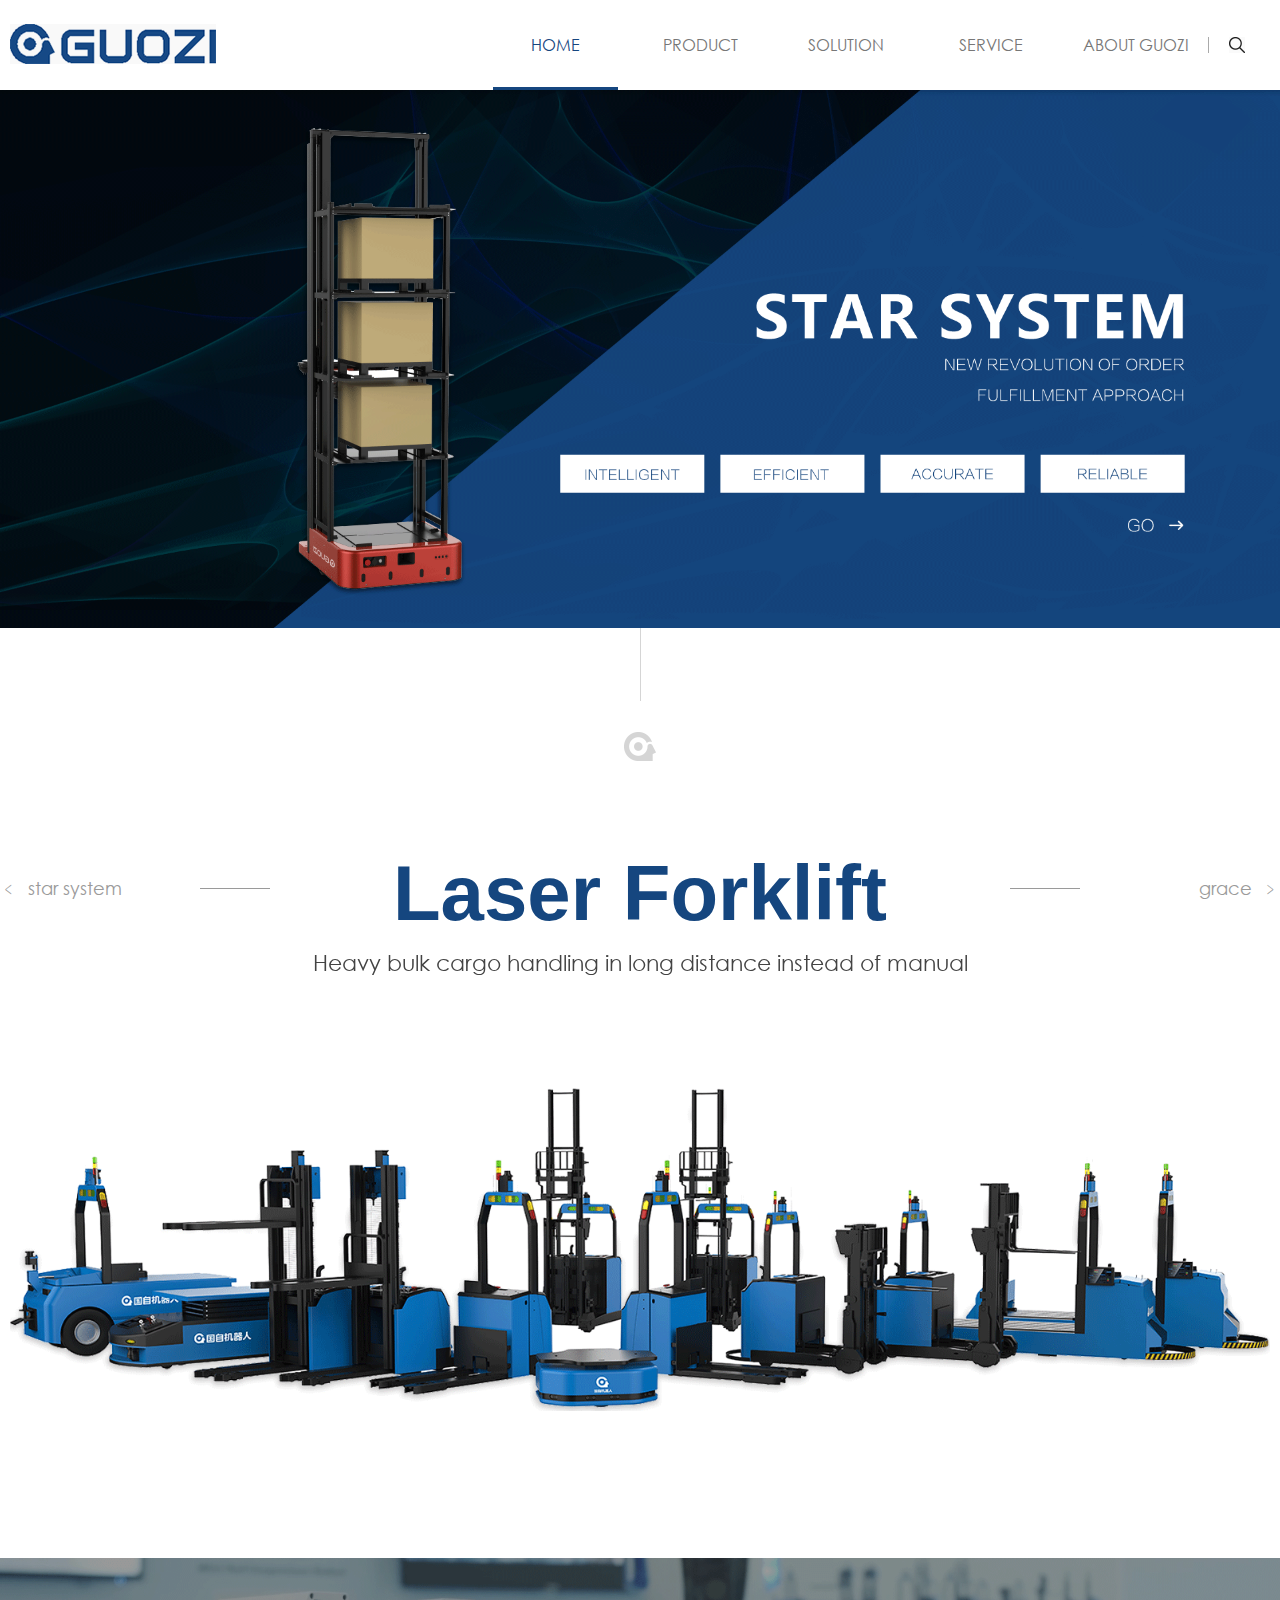
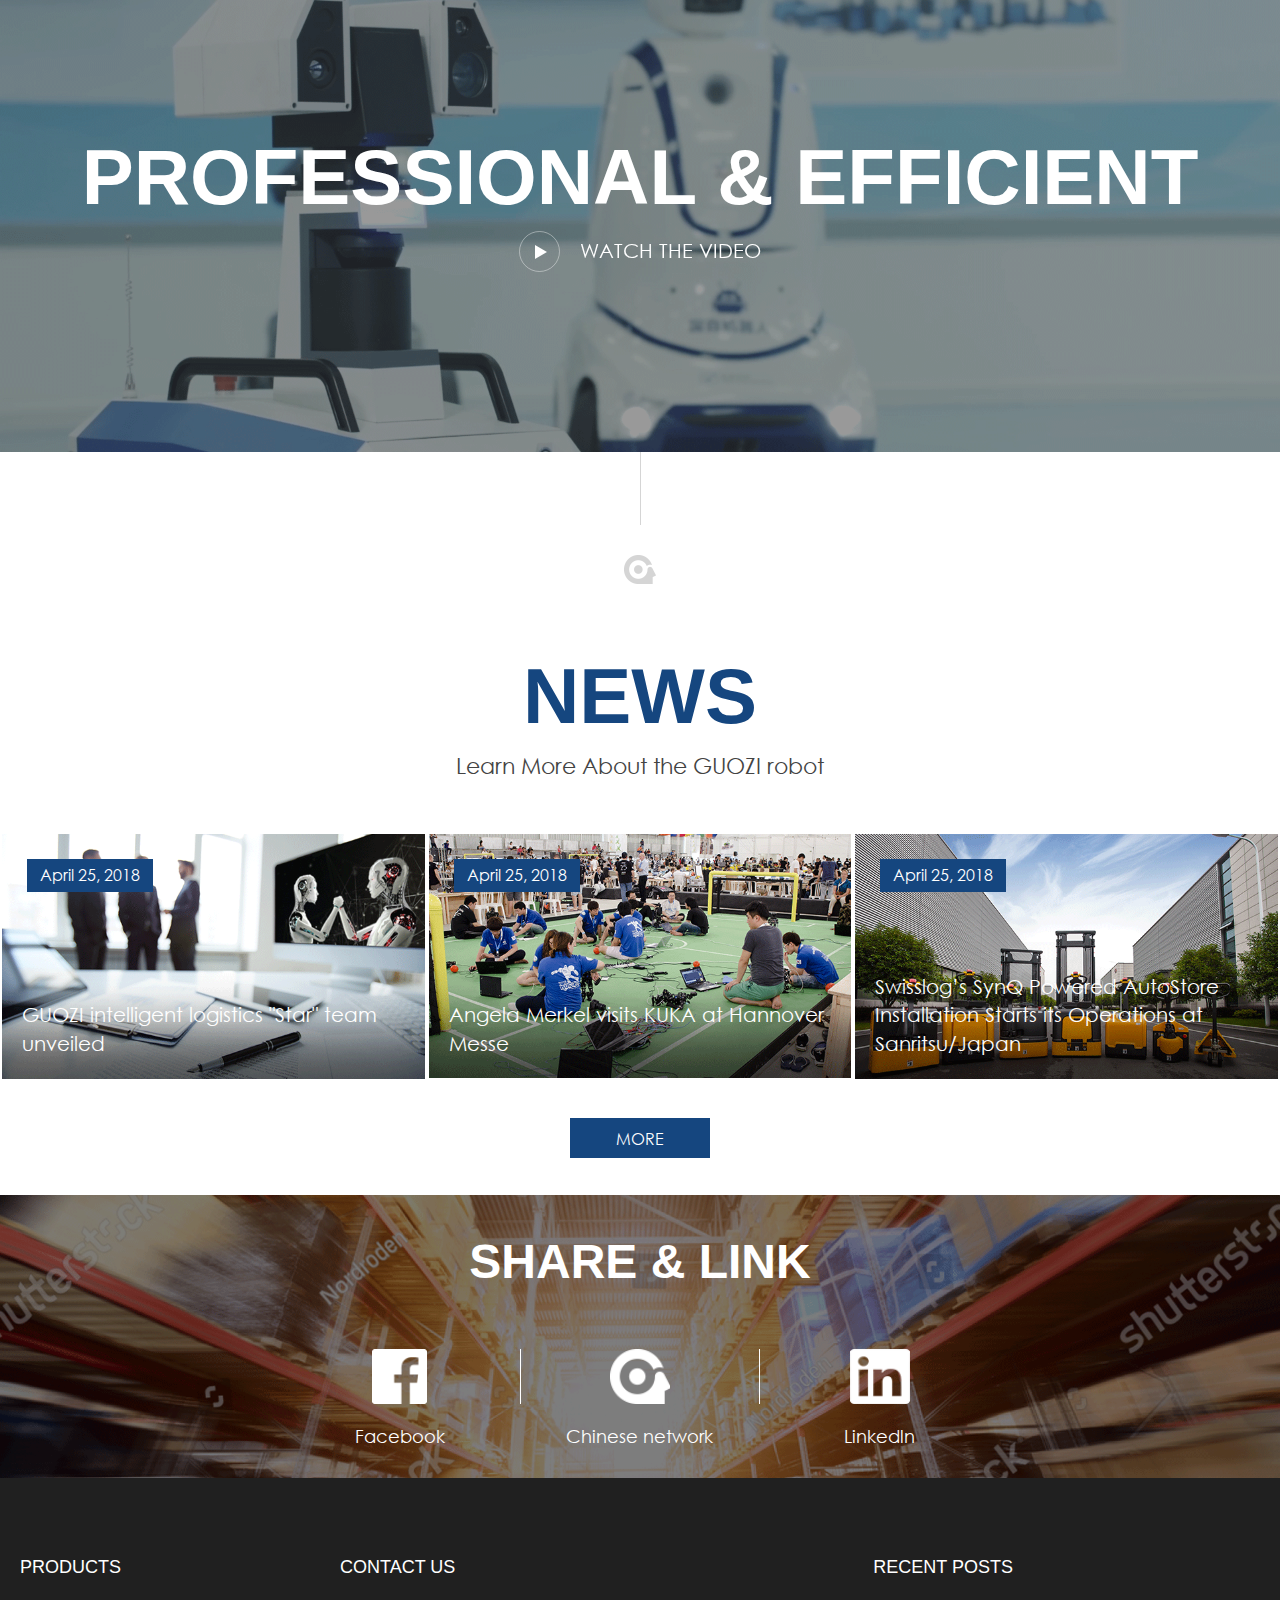
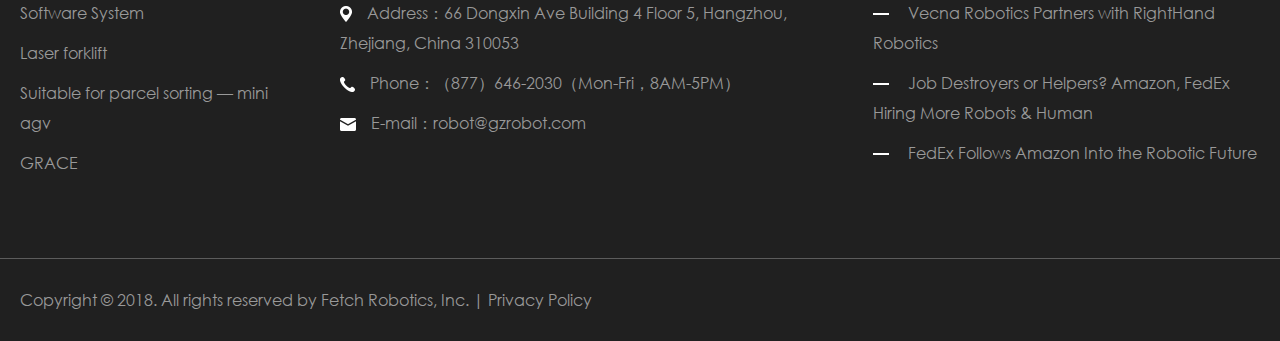
<file: index.html>
<!doctype html>
<html lang="en">
<head>
    <meta charset="UTF-8">
    <meta name="viewport"
          content="width=device-width, user-scalable=no, initial-scale=1.0, maximum-scale=1.0, minimum-scale=1.0">
    <meta http-equiv="X-UA-Compatible" content="ie=edge">
    <link rel="stylesheet" href="css/bootstrap.min.css">
    <link rel="stylesheet" href="css/swiper-4.2.6.min.css">
    <link rel="stylesheet" href="css/main.css">
    <title>首页</title>
</head>
<body class="container-fluid">
<header class="content-box-lg">
    <!--<div class="">-->
    <div class="content-box row">
        <span class="header-logo"><img class="w100" src="img/logo.png" alt=""></span>
        <nav class="navbar navbar-default" role="navigation">
            <div class="navbar-header">
                <button type="button" class="navbar-toggle" data-toggle="collapse"
                        data-target="#example-navbar-collapse">
                    <span class="sr-only">切换导航</span>
                    <span class="icon-bar"></span>
                    <span class="icon-bar"></span>
                    <span class="icon-bar"></span>
                </button>
            </div>
            <div class="collapse navbar-collapse" id="example-navbar-collapse">
                <ul class="nav navbar-nav">
                    <li class="active"><a href="index.html">HOME</a></li>
                    <!--产品-->
                    <li class="">
                        <a href="view/products/product1.html" class="dropdown-toggle">PRODUCT</a>
                        <ul class="dropdown-menu">
                            <li><a href="view/products/product1.html">LASER FORKLIFT</a></li>
                            <li><a href="view/products/product2.html">STAR SYSTEM</a></li>
                            <li><a href="view/products/product3.html">MINI AGV</a></li>
                            <!--<li><a href="view/products/product5.html">
                                PUBLIC
                                <br>
                                HARDWARE
                            </a></li>-->
                            <li><a href="view/products/product5.html">GRACE</a></li>
                        </ul>
                    </li>
                    <!--解决方案-->
                    <li>
                        <a href="view/solution/solution.html">SOLUTION</a>
                    </li>
                    <!--服务中心-->
                    <li><a href="view/seve/serve.html">SERVICE</a></li>
                    <!--关于我们-->
                    <li class="">
                        <a href="#" class="dropdown-toggle">ABOUT GUOZI</a>
                        <ul class="dropdown-menu">
                            <li><a href="view/aboutsus/about.html">COMPANY</a></li>
                            <li><a href="view/news/newList.html">NEWS</a></li>
                            <li><a href="view/contactus/contactUs.html">CONTACT US</a></li>
                        </ul>
                    </li>
                </ul>
                <span class="search-logo"><img class="w100" src="img/search.png" alt=""></span>
            </div>
            <span class="search-logo1 visible-xs-block"><img class="w100" src="img/search.png" alt=""></span>
            <div id="search_div">
                <div class="search_input">
                    <img class="search_close" src="img/close.png" alt="">
                    <form id="myform" action="javascript:void(0)">
                        <input placeholder="search"  type="text">
                    </form>
                    <a href="view/search/search.html"><img src="img/search.png" alt=""></a>
                    <span class="visible-xs-inline-block search_close">cancel</span>
                </div>
                <div class="search_content"></div>
                <div class="search_bg visible-xs-block"></div>
            </div>
        </nav>
    </div>
    <!--</div>-->
</header>
<!--banner图-->
<div class="content-box-lg">
    <div class="bannebox swiper-container" id="indexLunBo">
        <div class="swiper-wrapper">
            <div class="swiper-slide">
                <div class="pro1_bannner">
                    <a href=""><img src="img/index_banner.png" alt=""></a>
                </div>
                <!--因为图片问题，这个先暂时隐藏-->
                <!--<div class="pro_bannertit pro_bannertit_r">
                    <p class="tit">STAR SYSTEM</p>
                    <p class="titsm">NEW REVOLUTION OF ORDER</p>
                    <p class="titsm">NEW REVOLUTION OF ORDER</p>
                    <p class="pro_option visible-lg-block">
                        <span>INTELLIGENT</span>
                        <span>EFFICIENT</span>
                        <span>ACCURATE</span>
                        <span>RELIABLE</span>
                    </p>
                    <p class="titsm_go">
                        GO
                        <img src="img/jiantou_r.png">
                    </p>
                </div>-->
            </div>
        </div>
    </div>
</div>
<!--产品图-->
<div class="content-box index_product index_tit index_tits swiper-container" id="index_pro">
    <div class="solh_logo">
        <img src="img/logo_s.png" alt="">
        <b></b>
    </div>

    <ul class="swiper-wrapper">
        <li class="swiper-slide">
            <h4>
                Laser Forklift
            </h4>
            <p>
                Heavy bulk cargo handling in long distance instead of manual
            </p>
            <img class="img-lg-100 img-mr" src="img/index_product.png" alt="">
        </li>
        <li class="swiper-slide">
            <h4>
                <!--STAR SYSTEM-->
                Star System
            </h4>
            <p>
                Heavy bulk cargo handling in long distance instead of manual
            </p>
            <img class="img-lg-100 img-mr" src="img/index_product.png" alt="">
        </li>
        <li class="swiper-slide">
            <h4>
                <!--MINI AGV-->
                Mini Agv
            </h4>
            <p>
                Heavy bulk cargo handling in long distance instead of manual
            </p>
            <img class="img-lg-100 img-mr" src="img/index_product.png" alt="">
        </li>
        <li class="swiper-slide">
            <h4>
                <!--GRACE-->
                Grace
            </h4>
            <p>
                Heavy bulk cargo handling in long distance instead of manual
            </p>
            <img class="img-lg-100 img-mr" src="img/index_product.png" alt="">
        </li>
    </ul>
    <div class="index_pro_btn">
        <span class="index_tits_l visible-lg-block">
            <em>
                ﹤
            </em>
            software system
        </span>
        <span class="index_tits_r visible-lg-block">
            software system
            <em>
                ﹥
            </em>
        </span>
    </div>
</div>
<!--视频-->
<div class="content-box-lg bannebox " id="index_video_div" >
    <div class="pro1_bannner">
        <a href=""><img class="img-lg-100" src="img/video_img.png" alt=""></a>
    </div>
    <div class="pro_bannertit center " id="index_video">
        <h2 class="tit">
            PROFESSIONAL & EFFICIENT
        </h2>
        <div><p id="index_play"><b id="modal_Play"></b></p><p class="hidden-xs">WATCH THE VIDEO</p></div>
    </div>
    <div class="index_video_bg">
    </div>
</div>
<!--新闻-->
<div class="content-box-lg index_tit">
    <div class="solh_logo">
        <img src="img/logo_s.png" alt="">
        <b></b>
    </div>
    <h4>
        NEWS
    </h4>
    <p>
        Learn More About the GUOZI robot
    </p>
    <ul class="index_news_list">
        <li class="col-md-4 col-xs-12">
            <a href="view/news/newsContent.html">
                <img src="img/index_news1.png" alt="">
                <span>April 25, 2018</span>
                <p>GUOZI intelligent logistics "Star" team unveiled</p>
            </a>
        </li>
        <li class="col-md-4 col-xs-12">
            <a href="view/news/newsContent.html">
                <img src="img/index_news2.png" alt="">
                <span>April 25, 2018</span>
                <p>Angela Merkel visits KUKA at Hannover Messe</p>
            </a>
        </li>
        <li class="col-md-4 col-xs-12">
            <a href="view/news/newsContent.html">
                <img src="img/index_news3.png" alt="">
                <span>April 25, 2018</span>
                <p class="hidden-xs">Swisslog’s SynQ Powered AutoStore Installation Starts its Operations at Sanritsu/Japan</p>
                <p class="visible-xs-block">Swisslog’s SynQ Powered AutoStore Installation Starts its ...</p>
            </a>
        </li>
    </ul>
    <a class="index_news_open" href="">MORE</a>
</div>
<footer class="content-box-lg">
    <!--<div class=" row">-->
    <div class="foot_banner">
        <img class="w100" src="img/footer_banner.png" alt="">
        <div class="foot_logos">
            <h6>SHARE & LINK</h6>
            <ul>
                <li>
                    <a href="https://www.facebook.com/Guozi-Robot-2093724170849327">
                        <p><img src="img/facebook_logo.png" alt=""></p>
                        Facebook
                    </a>
                </li>
                <li>
                    <a href="https://www.gzrobot.com">
                        <p class="foot_border"><img src="img/guozi_logo.png" alt=""></p>
                        Chinese network
                    </a>
                </li>
                <li>
                    <a href="https://www.linkedin.com/feed/">
                        <p><img src="img/ins_logo.png" alt=""></p>
                        Linkedln
                    </a>
                </li>
            </ul>
        </div>
    </div>
    <div class="foot_message content-box-lg">
        <ul class="row content-box">
            <li class="col-md-3 col-xs-12 hidden-xs">
                <h6>PRODUCTS</h6>
                <p>
                    <a href="view/products/product2.html">Software System
                    </a>
                </p>
                <p>
                    <a href="view/products/product1.html">Laser forklift
                    </a>
                </p>
                <p>
                    <a href="view/products/product3.html">Suitable for parcel sorting — mini agv
                    </a>
                </p>
                <!--<p>Suitable for parcel sorting — mini agv</p>-->
                <!--<p>
                    <a href="view/products/productcon.html">Public Hardware
                    </a>
                </p>-->
                <p>
                    <a href="view/products/product5.html">GRACE
                    </a>
                </p>
            </li>
            <li class="col-md-5 col-xs-12">
                <h6>CONTACT US</h6>
                <p><img src="img/adress.png" alt="">Address：66 Dongxin Ave Building 4 Floor 5, Hangzhou, Zhejiang, China 310053</p>
                <p><img src="img/tel.png" alt="">Phone：（877）646-2030（Mon-Fri，8AM-5PM）</p>
                <p><img src="img/email.png" alt="">E-mail：robot@gzrobot.com</p>
            </li>
            <li class="col-md-4 col-xs-12 foot_bottom_r hidden-xs">
                <h6>RECENT POSTS</h6>
                <p>
                    <a href="view/news/newsContent.html">Vecna Robotics Partners with RightHand Robotics
                    </a>
                </p>
                <p>
                    <a href="view/news/newsContent.html">Job Destroyers or Helpers? Amazon, FedEx Hiring More Robots & Human
                    </a>
                </p>
                <p>
                    <a href="view/news/newsContent.html">FedEx Follows Amazon Into the Robotic Future
                    </a>
                </p>
            </li>
        </ul>
        <div class="content-box-lg foot_message_b">
            <div class="content-box ">
                Copyright © 2018. All rights reserved by Fetch Robotics, Inc. | Privacy Policy
            </div>
        </div>
    </div>

</footer>
<script src="js/jquery-3.3.1.min.js"></script>
<script src="js/bootstrap.min.js"></script>
<script src="js/swiper-4.2.6.min.js"></script>
<script src="js/header.js"></script>
<script>
    var arr=['laser forklift','star system','mini agv','grace']
    var mySwiper = new Swiper ('#indexLunBo', {
        autoplay: true,
        grabCursor: true,
        loop: true,
    })
    var mySwiper = new Swiper ('#index_pro', {
//        autoplay: true,
//        grabCursor: true,
        loop: true,
        navigation: {
            nextEl: '.index_tits_l',
            prevEl: '.index_tits_r'
        },
        on: {
            slideChange: function(){
                var index=this.activeIndex
                var mun1=0
                var mun2=0

                if(this.activeIndex>arr.length){
                    index=1
                }else if(this.activeIndex<1){
                    index=arr.length
                }
                index--
                if(index-1<0){
                    mun1=arr.length-1
                }else{
                    mun1=index-1
                }
                if(index+1>arr.length-1){
                    mun2=0
                }else{
                    mun2=index+1
                }

                $('.index_tits_l').html('<em>﹤</em>'+arr[mun2])
                $('.index_tits_r').html(arr[mun1]+'<em>﹥</em>')

            }
        }
    })
//    if(window.screen.width<=1024){
//        alert(1)
        $('#myform').off().on('submit', function () {
            $(location).attr('href', 'view/search/search.html?keywords='+$('#myform input').val());
        });
//    }
    $('.search_input a').off().click(function(e){
        e.preventDefault();
        $(location).attr('href', 'view/search/search.html?keywords='+$('#myform input').val());
    })



</script>
</body>
</html>
</file>
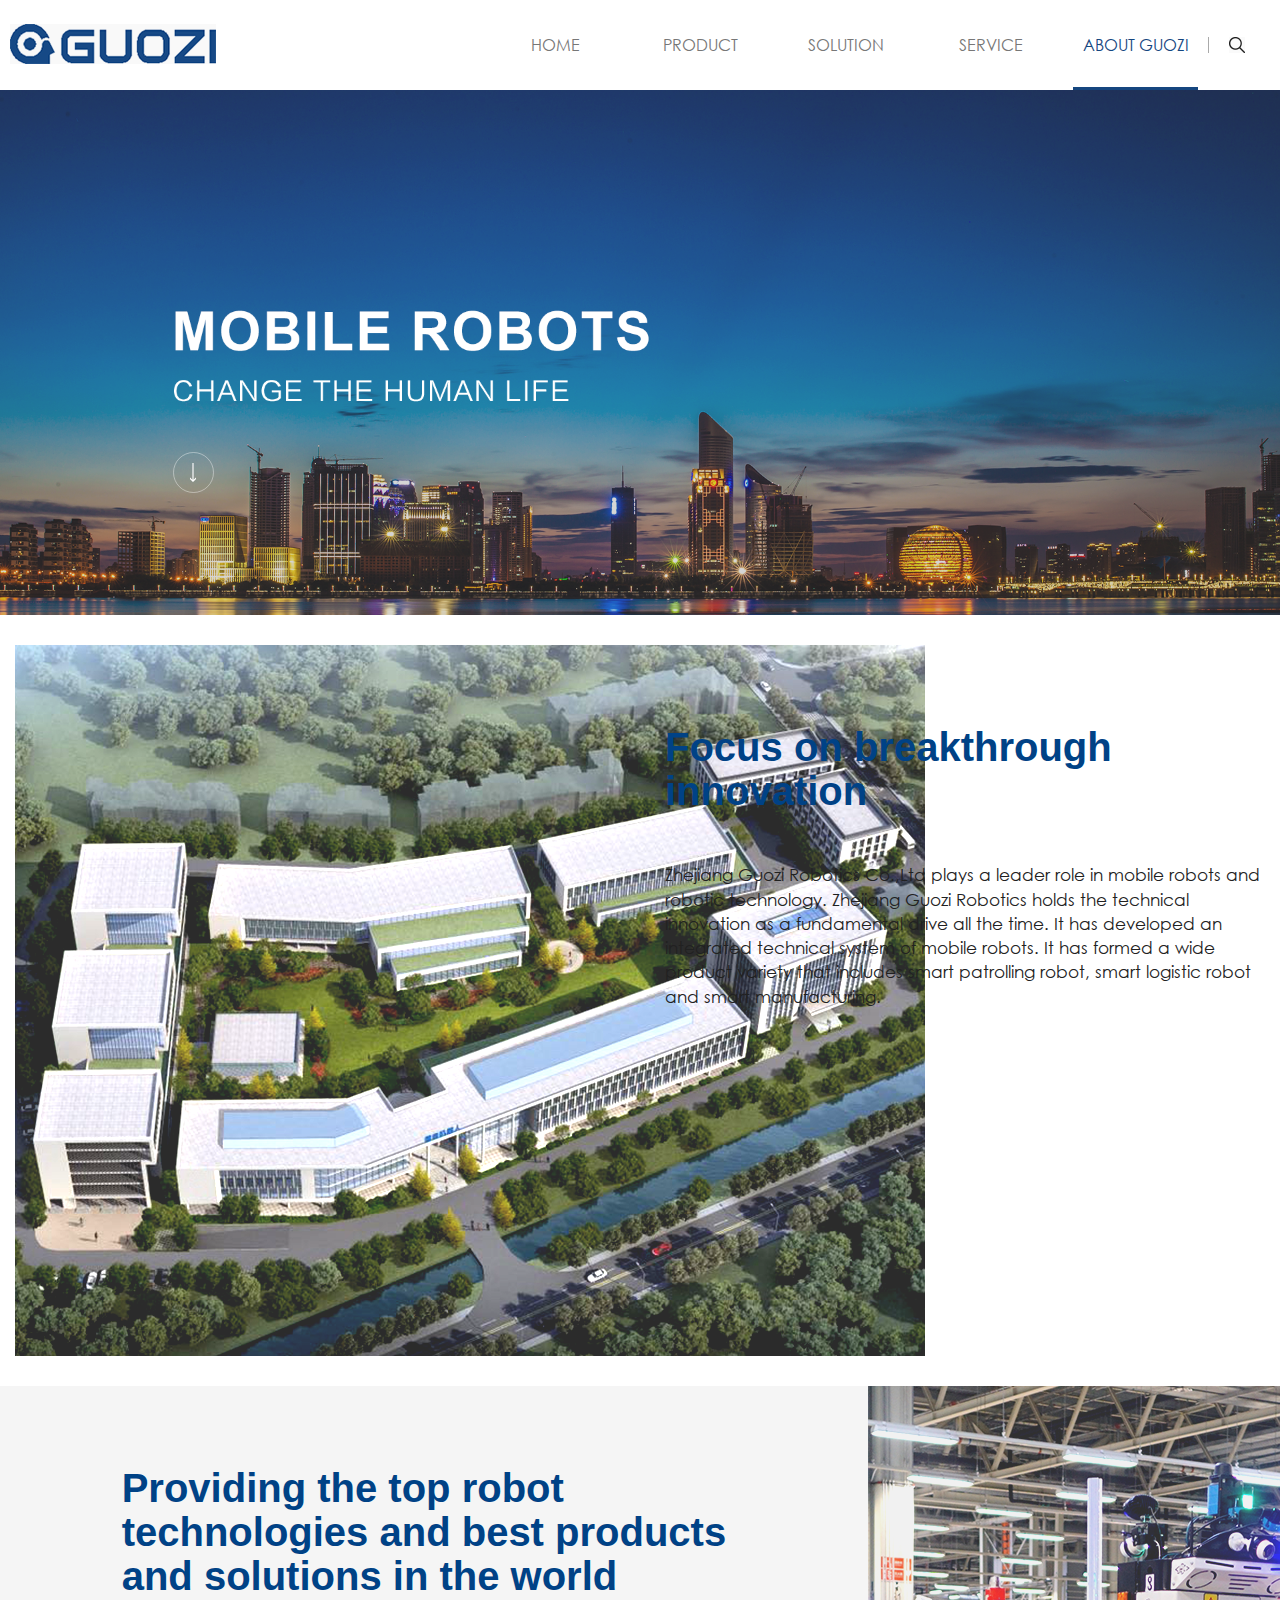
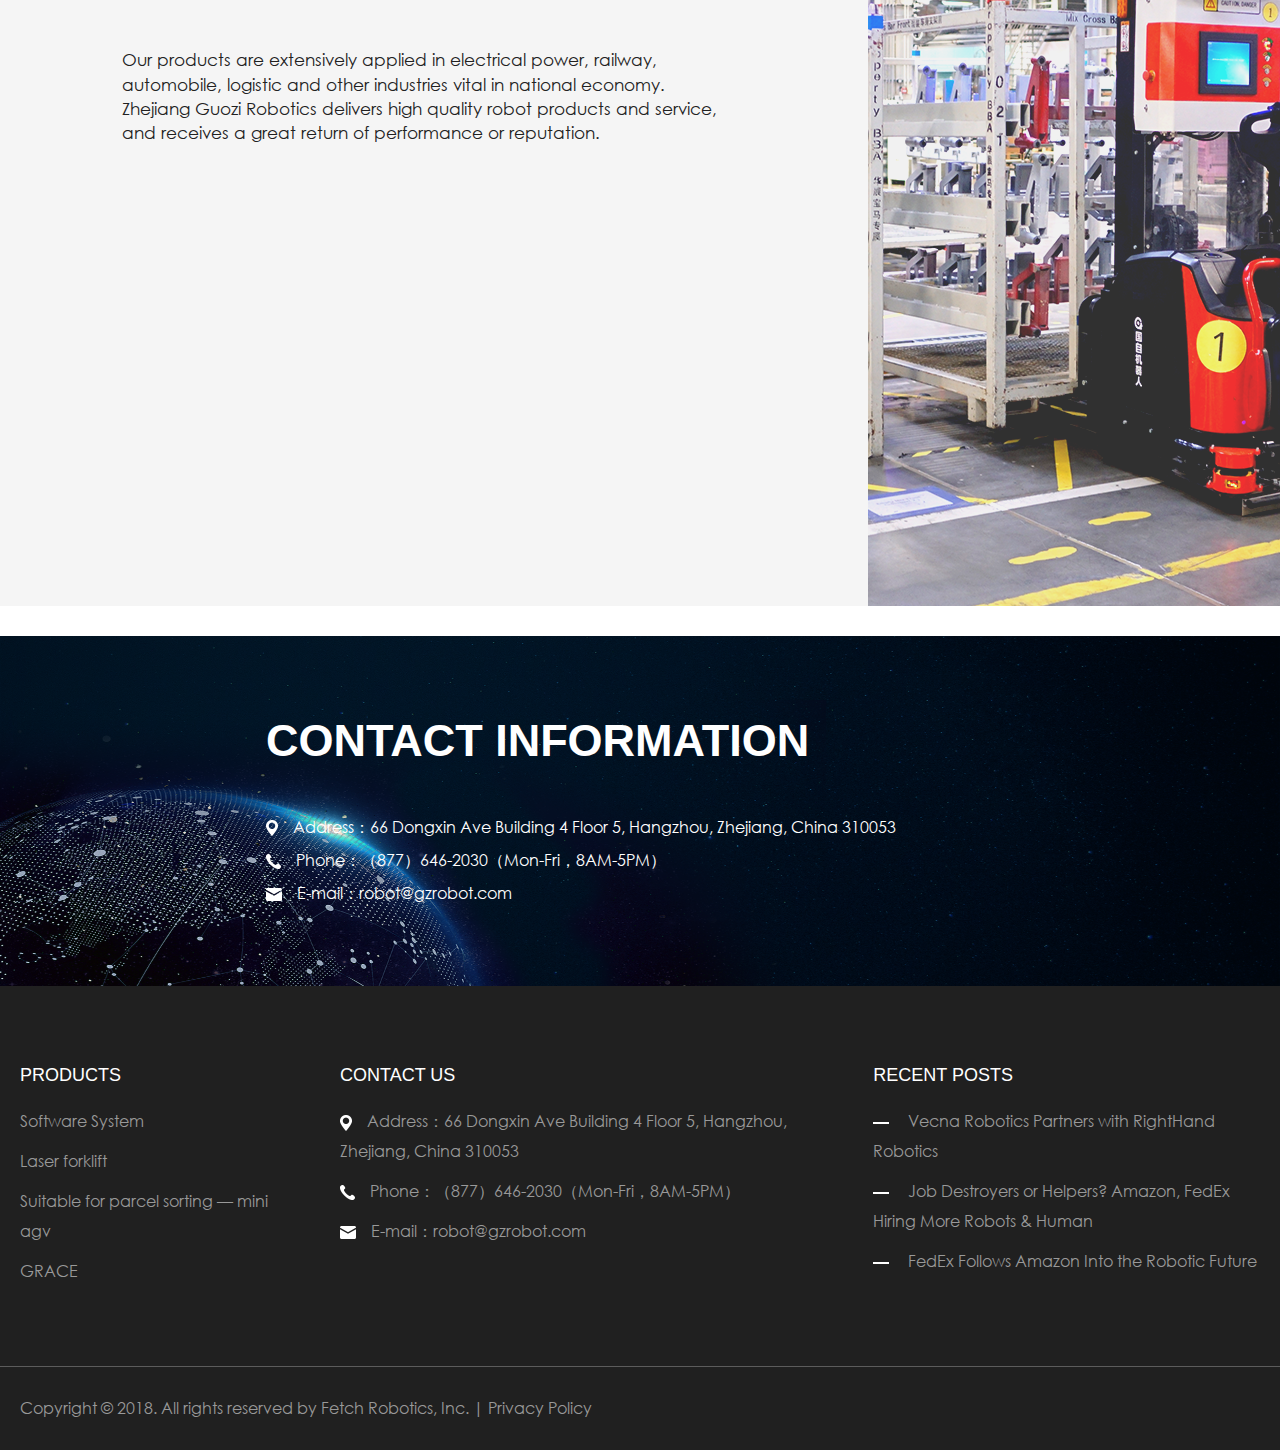
<file: view/aboutsus/about.html>
<!DOCTYPE html>
<html lang="en">
<head>
    <meta charset="UTF-8">
    <title>COMPANY</title>
    <meta name="viewport"
          content="width=device-width, user-scalable=no, initial-scale=1.0, maximum-scale=1.0, minimum-scale=1.0">
    <meta http-equiv="X-UA-Compatible" content="ie=edge">
    <link rel="stylesheet" href="../../css/bootstrap.min.css">
    <link rel="stylesheet" href="../../css/swiper-4.2.6.min.css">
    <link rel="stylesheet" href="../../css/main.css">
</head>
<body>
<header class="content-box-lg">
    <!--<div class="">-->
    <div class="content-box row">
        <span class="header-logo"><img class="w100" src="../../img/logo.png" alt=""></span>
        <nav class="navbar navbar-default" role="navigation">
            <div class="navbar-header">
                <button type="button" class="navbar-toggle" data-toggle="collapse"
                        data-target="#example-navbar-collapse">
                    <span class="sr-only">切换导航</span>
                    <span class="icon-bar"></span>
                    <span class="icon-bar"></span>
                    <span class="icon-bar"></span>
                </button>
            </div>
            <div class="collapse navbar-collapse" id="example-navbar-collapse">
                <ul class="nav navbar-nav">
                    <li><a href="../../index.html">HOME</a></li>
                    <!--产品-->
                    <li class="">
                        <a href="../../view/products/product1.html" class="dropdown-toggle">PRODUCT</a>
                        <ul class="dropdown-menu">
                            <li><a href="../../view/products/product1.html">LASER FORKLIFT</a></li>
                            <li><a href="../../view/products/product2.html">STAR SYSTEM</a></li>
                            <li><a href="../../view/products/product3.html">MINI AGV</a></li>
                            <!--<li><a href="view/products/product5.html">
                                PUBLIC
                                <br>
                                HARDWARE
                            </a></li>-->
                            <li><a href="../../view/products/product5.html">GRACE</a></li>
                        </ul>
                    </li>
                    <!--解决方案-->
                    <li>
                        <a href="../../view/solution/solution.html">SOLUTION</a>
                    </li>
                    <!--服务中心-->
                    <li class=""><a href="../../view/seve/serve.html">SERVICE</a></li>
                    <!--关于我们-->
                    <li class="active">
                        <a href="#" class="dropdown-toggle">ABOUT GUOZI</a>
                        <ul class="dropdown-menu">
                            <li><a href="../../view/aboutsus/about.html">COMPANY</a></li>
                            <li><a href="../../view/news/newList.html">NEWS</a></li>
                            <li><a href="../../view/contactus/contactUs.html">CONTACT US</a></li>
                        </ul>
                    </li>
                </ul>
                <span class="search-logo"><img class="w100" src="../../img/search.png" alt=""></span>
            </div>
            <span class="search-logo1 visible-xs-block"><img class="w100" src="../../img/search.png" alt=""></span>
            <div id="search_div">
                <div class="search_input">
                    <img class="search_close" src="../../img/close.png" alt="">
                    <form id="myform" action="javascript:void(0)">
                        <input placeholder="search"  type="text">
                    </form>
                    <a href="../../view/search/search.html"><img src="../../img/search.png" alt=""></a>
                    <span class="visible-xs-inline-block search_close">cancel</span>
                </div>
                <div class="search_content"></div>
                <div class="search_bg visible-xs-block"></div>
            </div>
        </nav>
    </div>
    <!--</div>-->
</header>
<div class="content-box-lg ">
    <div class="row bannebox">
        <div class="pro1_bannner"  >
            <a href=""><img src="../../img/about_banner.png" alt=""></a>
        </div>
        <div class="pro_bannertit">
            <!--<p class="tit">MOBILE ROBOTS</p>-->
            <!--<p class="titsm">CHANGE THE HUMAN LIFE</p>-->
            <p class="tit_img"><i></i></p>
        </div>
    </div>

    <div class="content-box-lg">
        <div class="about_conbox row">
            <div class="col-lg-6 col-md-12 col-sm-12 about_itemimg">
                <img src="../../img/about_show.png" alt="">
            </div>
            <div class="col-lg-6 col-md-12 col-sm-12 ">
                <div class="about_item">
                    <h3>Focus on breakthrough innovation</h3>
                    <p class="about_detail">Zhejiang Guozi Robotics Co.,Ltd plays a leader role in mobile robots and robotic technology. Zhejiang Guozi Robotics holds the technical innovation as a fundamental drive all the time. It has developed an integrated technical system of mobile robots. It has formed a wide product variety that includes smart patrolling robot, smart logistic robot and smart manufacturing.</p>
                </div>
            </div>
        </div>
        <div class="about_conbox about_conbox1 row">
            <div class="col-lg-8 col-md-12 col-sm-12 ">
                <div class="about_item">
                    <h3>Providing the top robot technologies and best products and solutions in the world</h3>
                    <p class="about_detail">Our products are extensively applied in electrical power, railway, automobile, logistic and other industries vital in national economy. Zhejiang Guozi Robotics delivers high quality robot products and service, and receives a great return of performance or reputation.</p>

                </div>
            </div>
            <div class="col-lg-4 col-md-12 col-sm-12 about_itemimg about_itemimg_r">
                <img src="../../img/about_show1.png" alt="" >
            </div>
        </div>

        <div class="about_footer">
            <img src="../../img/about_bg.png" alt="" class="w100">
            <div class="about_footercon">
                <h3>CONTACT INFORMATION</h3>
                <!--<p ><img src="../../img/adress.png" alt="">Address：<span>Eastem Commumications City Zone 4,5th Floor dongxin Road，Binjiang District，Hangzhou，Zhejiang，China</span></p>-->
                <p ><img src="../../img/adress.png" alt="">Address：<span>66 Dongxin Ave Building 4 Floor 5, Hangzhou, Zhejiang, China 310053</span></p>
                <p><img src="../../img/tel.png" alt="">Phone：<span>（877）646-2030（Mon-Fri，8AM-5PM）</span></p>
                <p ><img src="../../img/email.png" alt="">E-mail：<span>robot@gzrobot.com</span></p>
            </div>
        </div>
    </div>
</div>
<footer class="content-box-lg">
    <!--<div class=" row">-->
    <!--<div class="foot_banner">
        <img class="w100" src="../../img/footer_banner.png" alt="">
        <div class="foot_logos">
            <h6>SHARE & LINK</h6>
            <ul>
                <li>
                    <p><img src="../../img/facebook_logo.png" alt=""></p>
                    Facebook
                </li>
                <li>
                    <p class="foot_border"><img src="../../img/guozi_logo.png" alt=""></p>
                    Chinese network
                </li>
                <li>
                    <p><img src="../../img/ins_logo.png" alt=""></p>
                    Ins
                </li>
            </ul>
        </div>
    </div>-->
    <div class="foot_message content-box-lg">
        <ul class="row content-box">
            <li class="col-md-3 col-xs-12 hidden-xs">
                <h6>PRODUCTS</h6>
                <p>
                    <a href="../../view/products/product2.html">Software System
                    </a>
                </p>
                <p>
                    <a href="../../view/products/product1.html">Laser forklift
                    </a>
                </p>
                <p>
                    <a href="../../view/products/product3.html">Suitable for parcel sorting — mini agv
                    </a>
                </p>
                <!--<p>Suitable for parcel sorting — mini agv</p>-->
                <!--<p>
                    <a href="../../view/products/productcon.html">Public Hardware
                    </a>
                </p>-->
                <p>
                    <a href="../../view/products/product5.html">GRACE
                    </a>
                </p>
            </li>
            <li class="col-md-5 col-xs-12">
                <h6>CONTACT US</h6>
                <p><img src="../../img/adress.png" alt="">Address：66 Dongxin Ave Building 4 Floor 5, Hangzhou, Zhejiang, China 310053</p>
                <p><img src="../../img/tel.png" alt="">Phone：（877）646-2030（Mon-Fri，8AM-5PM）</p>
                <p><img src="../../img/email.png" alt="">E-mail：robot@gzrobot.com</p>
            </li>
            <li class="col-md-4 col-xs-12 foot_bottom_r hidden-xs">
                <h6>RECENT POSTS</h6>
                <p>
                    <a href="../../view/news/newsContent.html">Vecna Robotics Partners with RightHand Robotics
                    </a>
                </p>
                <p>
                    <a href="../../view/news/newsContent.html">Job Destroyers or Helpers? Amazon, FedEx Hiring More Robots & Human
                    </a>
                </p>
                <p>
                    <a href="../../view/news/newsContent.html">FedEx Follows Amazon Into the Robotic Future
                    </a>
                </p>
            </li>
        </ul>
        <div class="content-box-lg foot_message_b">
            <div class="content-box ">
                Copyright © 2018. All rights reserved by Fetch Robotics, Inc. | Privacy Policy
            </div>
        </div>
    </div>

</footer>
</body>
</html>

<script src="../../js/jquery-3.3.1.min.js"></script>
<script src="../../js/bootstrap.min.js"></script>
<script src="../../js/header.js"></script>
</file>
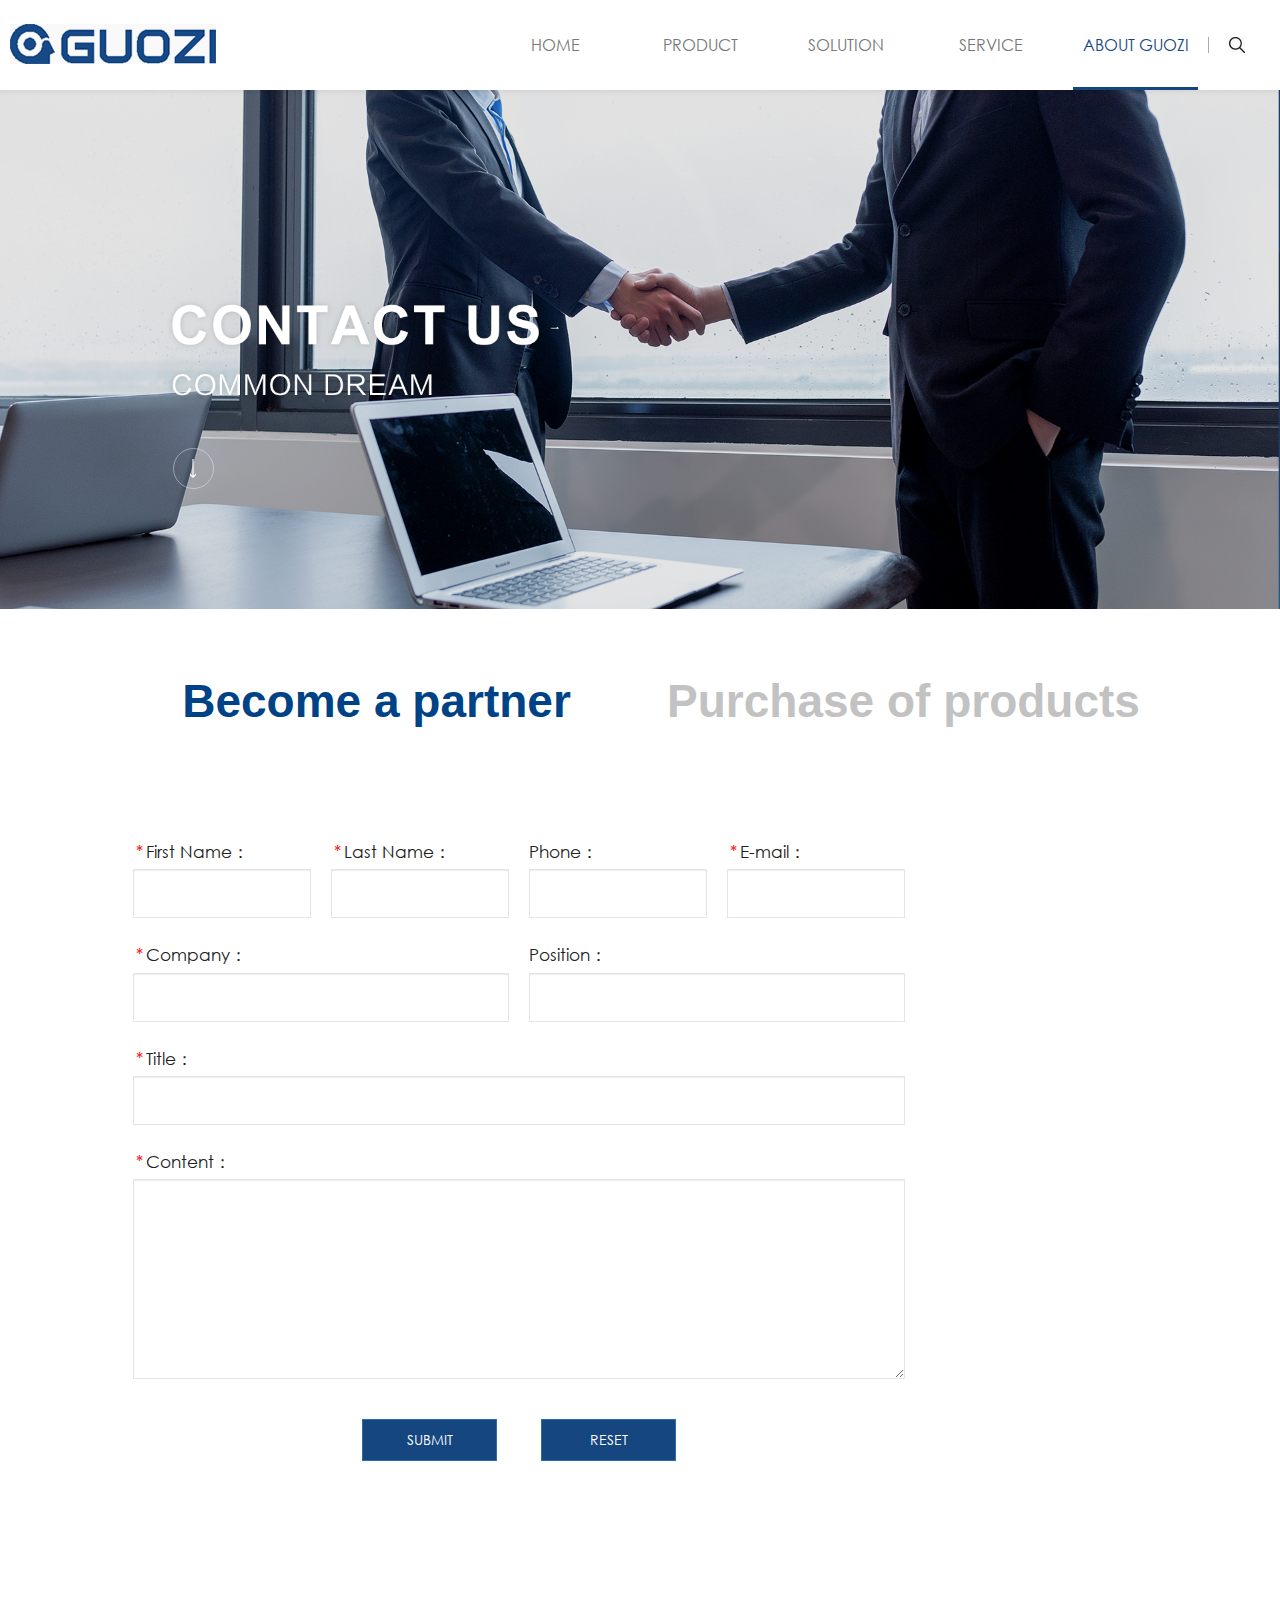
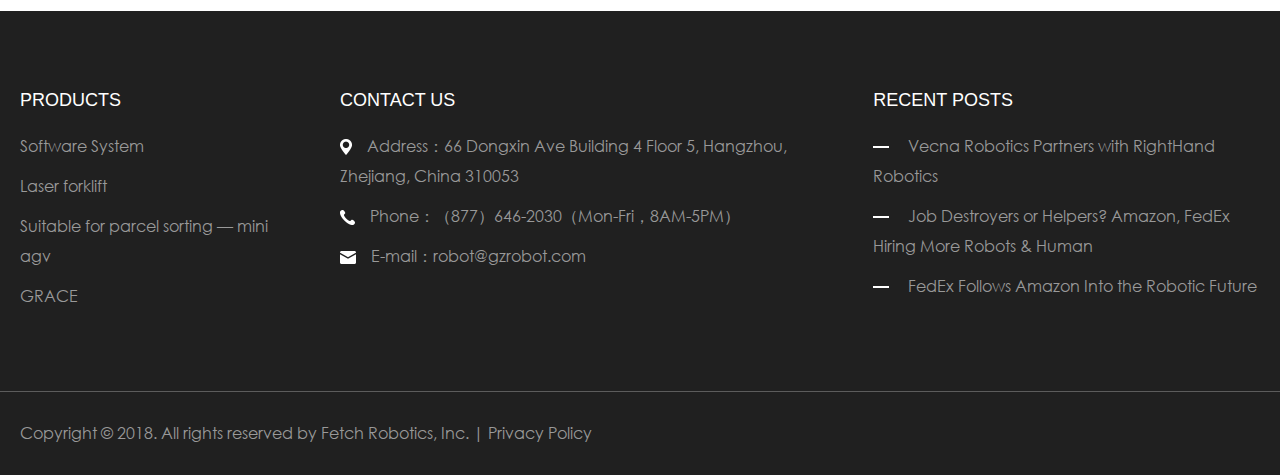
<file: view/contactus/contactUs.html>
<!doctype html>
<html lang="en">
<head>
    <meta charset="UTF-8">
    <meta http-equiv="X-UA-Compatible" content="ie=edge">
    <title>CONTACT US</title>
    <meta name="viewport"
          content="width=device-width, user-scalable=no, initial-scale=1.0, maximum-scale=1.0, minimum-scale=1.0">
    <meta http-equiv="X-UA-Compatible" content="ie=edge">
    <link rel="stylesheet" href="../../css/bootstrap.min.css">
    <link rel="stylesheet" href="../../css/swiper-4.2.6.min.css">
    <link rel="stylesheet" href="../../css/main.css">
</head>
<body class="container-fluid">
<header class="content-box-lg">
    <!--<div class="">-->
    <div class="content-box row">
        <span class="header-logo"><img class="w100" src="../../img/logo.png" alt=""></span>
        <nav class="navbar navbar-default" role="navigation">
            <div class="navbar-header">
                <button type="button" class="navbar-toggle" data-toggle="collapse"
                        data-target="#example-navbar-collapse">
                    <span class="sr-only">切换导航</span>
                    <span class="icon-bar"></span>
                    <span class="icon-bar"></span>
                    <span class="icon-bar"></span>
                </button>
            </div>
            <div class="collapse navbar-collapse" id="example-navbar-collapse">
                <ul class="nav navbar-nav">
                    <li><a href="../../index.html">HOME</a></li>
                    <!--产品-->
                    <li class="">
                        <a href="../../view/products/product1.html" class="dropdown-toggle">PRODUCT</a>
                        <ul class="dropdown-menu">
                            <li><a href="../../view/products/product1.html">LASER FORKLIFT</a></li>
                            <li><a href="../../view/products/product2.html">STAR SYSTEM</a></li>
                            <li><a href="../../view/products/product3.html">MINI AGV</a></li>
                            <!--<li><a href="view/products/product5.html">
                                PUBLIC
                                <br>
                                HARDWARE
                            </a></li>-->
                            <li><a href="../../view/products/product5.html">GRACE</a></li>
                        </ul>
                    </li>
                    <!--解决方案-->
                    <li>
                        <a href="../../view/solution/solution.html">SOLUTION</a>
                    </li>
                    <!--服务中心-->
                    <li class=""><a href="../../view/seve/serve.html">SERVICE</a></li>
                    <!--关于我们-->
                    <li class="active">
                        <a href="#" class="dropdown-toggle">ABOUT GUOZI</a>
                        <ul class="dropdown-menu">
                            <li><a href="../../view/aboutsus/about.html">COMPANY</a></li>
                            <li><a href="../../view/news/newList.html">NEWS</a></li>
                            <li><a href="../../view/contactus/contactUs.html">CONTACT US</a></li>
                        </ul>
                    </li>
                </ul>
                <span class="search-logo"><img class="w100" src="../../img/search.png" alt=""></span>
            </div>
            <span class="search-logo1 visible-xs-block"><img class="w100" src="../../img/search.png" alt=""></span>
            <div id="search_div">
                <div class="search_input">
                    <img class="search_close" src="../../img/close.png" alt="">
                    <form id="myform" action="javascript:void(0)">
                        <input placeholder="search"  type="text">
                    </form>                    <a href="../../view/search/search.html"><img src="../../img/search.png" alt=""></a>
                    <span class="visible-xs-inline-block search_close">cancel</span>
                </div>
                <div class="search_content"></div>
                <div class="search_bg visible-xs-block"></div>
            </div>
        </nav>
    </div>
    <!--</div>-->
</header>
<div class="content-box-lg row">
    <div class=" bannebox">
        <div class="pro1_bannner">
            <a href=""><img src="../../img/cont_banner.png" alt=""></a>
        </div>
        <div class="pro_bannertit">
            <!--<p class="tit">CONTACT US</p>-->
            <!--<p class="titsm">COMMON DREAM</p>-->
            <p class="tit_img"><i></i></p>
        </div>
    </div>
</div>
<div class="content-box contact_div">
    <div class="contact_button row">
        <div class="col-xs-6 hover" data-i="0">Become a partner</div>
        <div class="col-xs-6 contact_button-r" data-i="1">Purchase of products</div>
    </div>
    <form class="contact_form">
        <div class="contact_change">
            I want to know ：
            <p>
                <label class="demo--label">
                    <input class="demo--radio" type="checkbox" name="know">
                    <span class="demo--checkbox demo--radioInput"></span>Laser Forklift
                </label>
                <label class="demo--label">
                    <input class="demo--radio" type="checkbox" name="know">
                    <span class="demo--checkbox demo--radioInput"></span>Star System
                </label>

            </p>
            <p>
                <label class="demo--label">
                    <input class="demo--radio" type="checkbox" name="know">
                    <span class="demo--checkbox demo--radioInput"></span>Mini AGV
                </label>
                <label class="demo--label">
                    <input class="demo--radio" type="checkbox" name="know">
                    <span class="demo--checkbox demo--radioInput"></span>Grace
                </label>
            </p>

        </div>
        <ul class="row">
            <li class="col-xs-12 col-md-6 col-lg-3 important">
                <p>First Name：</p>
                <input class="form-control" type="text">
            </li>
            <li class="col-xs-12 col-md-6 col-lg-3 important">
                <p>Last Name：</p>
                <input class="form-control" type="text">
            </li>
            <li class="col-xs-12 col-md-6 col-lg-3">
                <p>Phone：</p>
                <input class="form-control" type="text">
            </li>
            <li class="col-xs-12 col-md-6 col-lg-3 important">
                <p>E-mail：</p>
                <input class="form-control" type="text">
            </li>
        </ul>
        <ul class="row">
            <li class="col-xs-12 col-md-6 important">
                <p>Company：</p>
                <input class="form-control" type="text">
            </li>
            <li class="col-xs-12 col-md-6">
                <p>Position：</p>
                <input class="form-control" type="text">
            </li>
        </ul>
        <ul class="row">
            <li class="col-xs-12 important">
                <p>Title：</p>
                <input class="form-control" type="text">
            </li>
        </ul>
        <ul class="row">
            <li class="col-xs-12 important">
                <p>Content：</p>
                <textarea class="form-control"  rows="5"></textarea>
            </li>
        </ul>
        <div class="form_btn">
            <button class="btn btn-primary" type="submit">SUBMIT</button>
            <button class="btn btn-primary" type="reset">RESET</button>
        </div>
    </form>
</div>
<footer class="content-box-lg">
    <!--<div class=" row">-->
    <!--<div class="foot_banner">
        <img class="w100" src="../../img/footer_banner.png" alt="">
        <div class="foot_logos">
            <h6>SHARE & LINK</h6>
            <ul>
                <li>
                    <p><img src="../../img/facebook_logo.png" alt=""></p>
                    Facebook
                </li>
                <li>
                    <p class="foot_border"><img src="../../img/guozi_logo.png" alt=""></p>
                    Chinese network
                </li>
                <li>
                    <p><img src="../../img/ins_logo.png" alt=""></p>
                    Ins
                </li>
            </ul>
        </div>
    </div>-->
    <div class="foot_message content-box-lg">
        <ul class="row content-box">
            <li class="col-md-3 col-xs-12 hidden-xs">
                <h6>PRODUCTS</h6>
                <p>
                    <a href="../../view/products/product2.html">Software System
                    </a>
                </p>
                <p>
                    <a href="../../view/products/product1.html">Laser forklift
                    </a>
                </p>
                <p>
                    <a href="../../view/products/product3.html">Suitable for parcel sorting — mini agv
                    </a>
                </p>
                <!--<p>Suitable for parcel sorting — mini agv</p>-->
                <!--<p>
                    <a href="../../view/products/productcon.html">Public Hardware
                    </a>
                </p>-->
                <p>
                    <a href="../../view/products/product5.html">GRACE
                    </a>
                </p>
            </li>
            <li class="col-md-5 col-xs-12">
                <h6>CONTACT US</h6>
                <p><img src="../../img/adress.png" alt="">Address：66 Dongxin Ave Building 4 Floor 5, Hangzhou, Zhejiang, China 310053</p>
                <p><img src="../../img/tel.png" alt="">Phone：（877）646-2030（Mon-Fri，8AM-5PM）</p>
                <p><img src="../../img/email.png" alt="">E-mail：robot@gzrobot.com</p>
            </li>
            <li class="col-md-4 col-xs-12 foot_bottom_r hidden-xs">
                <h6>RECENT POSTS</h6>
                <p>
                    <a href="../../view/news/newsContent.html">Vecna Robotics Partners with RightHand Robotics
                    </a>
                </p>
                <p>
                    <a href="../../view/news/newsContent.html">Job Destroyers or Helpers? Amazon, FedEx Hiring More Robots & Human
                    </a>
                </p>
                <p>
                    <a href="../../view/news/newsContent.html">FedEx Follows Amazon Into the Robotic Future
                    </a>
                </p>
            </li>
        </ul>
        <div class="content-box-lg foot_message_b">
            <div class="content-box ">
                Copyright © 2018. All rights reserved by Fetch Robotics, Inc. | Privacy Policy
            </div>
        </div>
    </div>

</footer>


</body>
</html>
<script src="../../js/jquery-3.3.1.min.js"></script>
<script src="../../js/bootstrap.min.js"></script>
<script src="../../js/header.js"></script>
<script>
    $('.contact_button div').click(function(){
        $(this).addClass('hover').siblings().removeClass('hover')
        if($(this).attr('data-i')=="1"){
            $('.contact_change').css('display','block')
        }else{
            $('.contact_change').css('display','none')
        }

    })
</script>
</file>
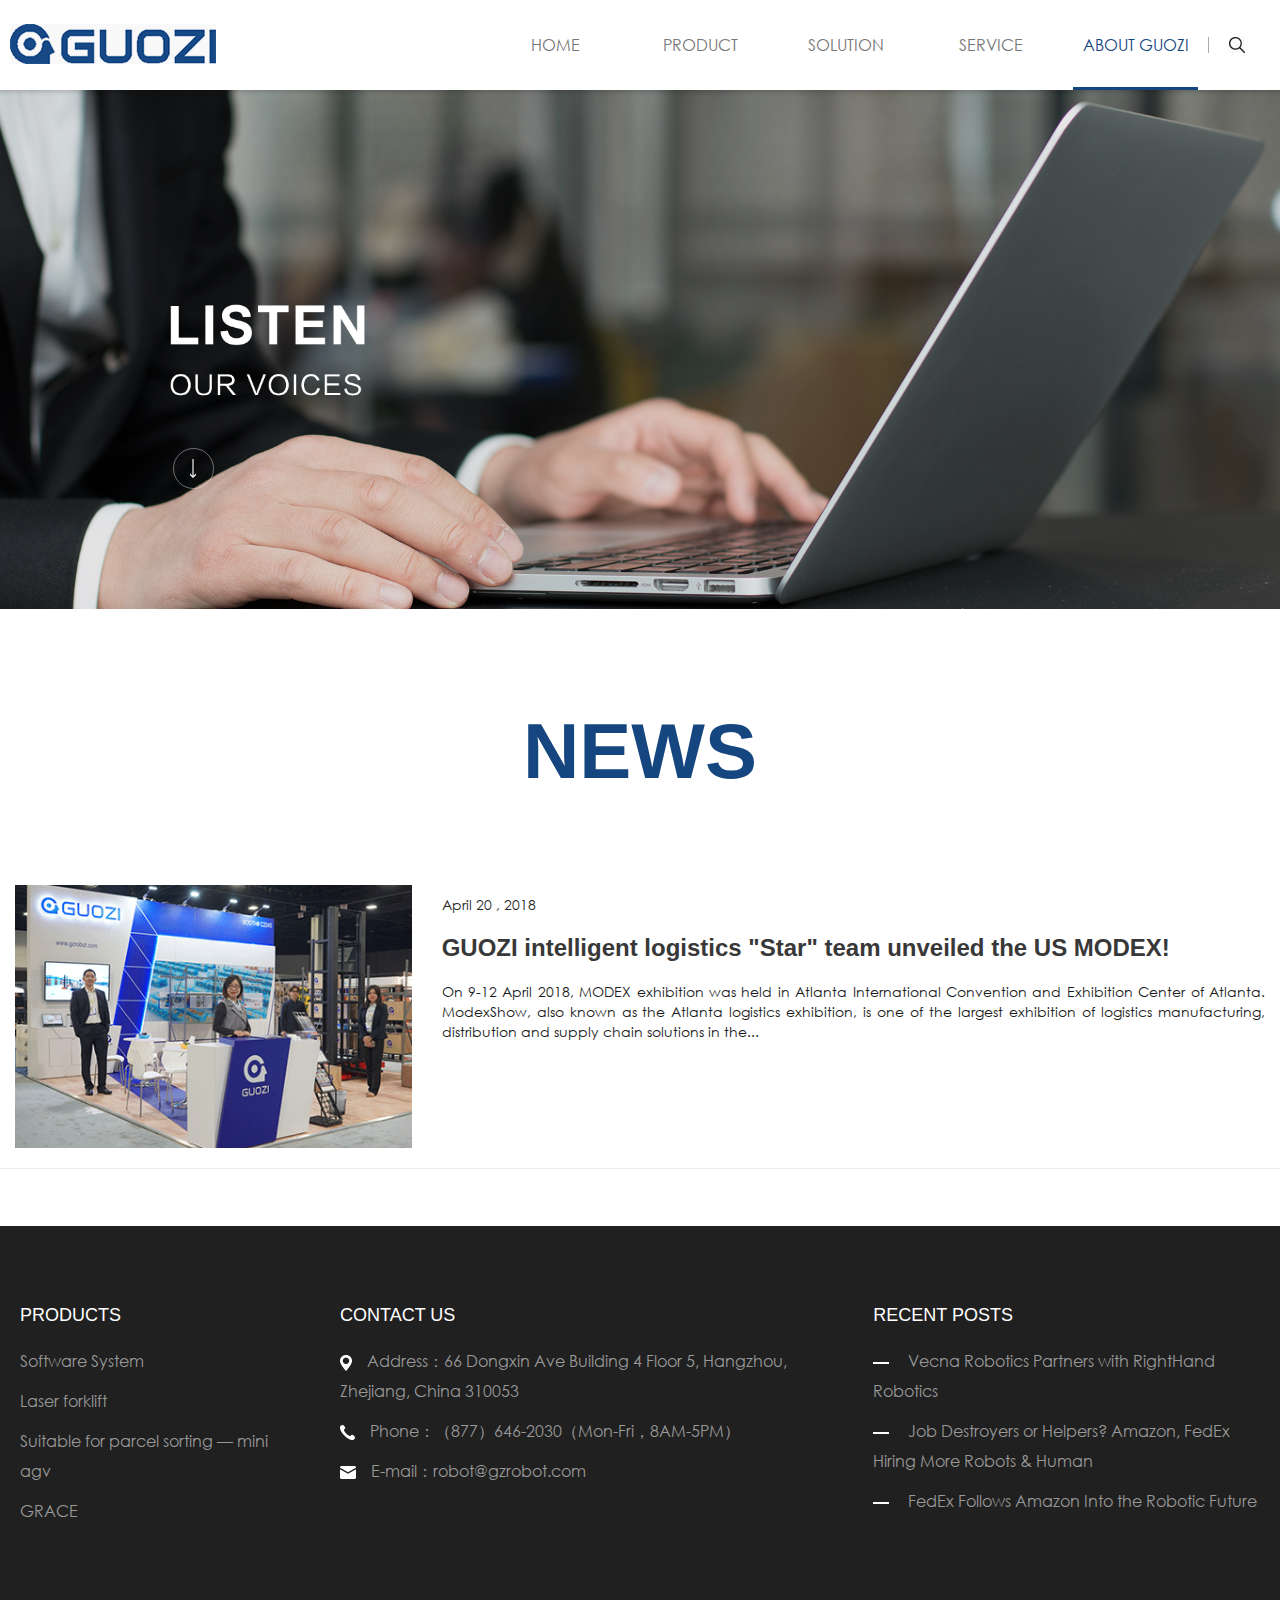
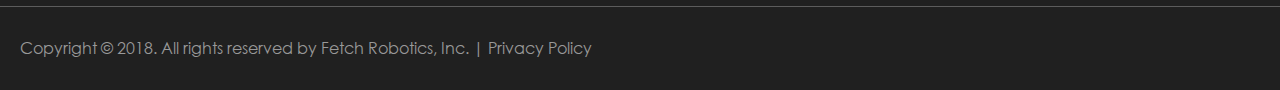
<file: view/news/newList.html>
<!doctype html>
<html lang="en">
<head>
    <meta charset="UTF-8">
    <meta name="viewport"
          content="width=device-width, user-scalable=no, initial-scale=1.0, maximum-scale=1.0, minimum-scale=1.0">
    <meta http-equiv="X-UA-Compatible" content="ie=edge">
    <link rel="stylesheet" href="../../css/bootstrap.min.css">
    <!--<link rel="stylesheet" href="../../css/swiper-4.2.6.min.css">-->
    <link rel="stylesheet" href="../../css/main.css">
    <title>NEWS</title>
</head>
<body class="container-fluid">
<header class="content-box-lg">
    <!--<div class="">-->
    <div class="content-box row">
        <span class="header-logo"><img class="w100" src="../../img/logo.png" alt=""></span>
        <nav class="navbar navbar-default" role="navigation">
            <div class="navbar-header">
                <button type="button" class="navbar-toggle" data-toggle="collapse"
                        data-target="#example-navbar-collapse">
                    <span class="sr-only">切换导航</span>
                    <span class="icon-bar"></span>
                    <span class="icon-bar"></span>
                    <span class="icon-bar"></span>
                </button>
            </div>
            <div class="collapse navbar-collapse" id="example-navbar-collapse">
                <ul class="nav navbar-nav">
                    <li><a href="../../index.html">HOME</a></li>
                    <!--产品-->
                    <li class="">
                        <a href="../../view/products/product1.html" class="dropdown-toggle">PRODUCT</a>
                        <ul class="dropdown-menu">
                            <li><a href="../../view/products/product1.html">LASER FORKLIFT</a></li>
                            <li><a href="../../view/products/product2.html">STAR SYSTEM</a></li>
                            <li><a href="../../view/products/product3.html">MINI AGV</a></li>
                            <!--<li><a href="view/products/product5.html">
                                PUBLIC
                                <br>
                                HARDWARE
                            </a></li>-->
                            <li><a href="../../view/products/product5.html">GRACE</a></li>
                        </ul>
                    </li>
                    <!--解决方案-->
                    <li>
                        <a href="../../view/solution/solution.html">SOLUTION</a>
                    </li>
                    <!--服务中心-->
                    <li class=""><a href="../../view/seve/serve.html">SERVICE</a></li>
                    <!--关于我们-->
                    <li class="active">
                        <a href="#" class="dropdown-toggle">ABOUT GUOZI</a>
                        <ul class="dropdown-menu">
                            <li><a href="../../view/aboutsus/about.html">COMPANY</a></li>
                            <li><a href="../../view/news/newList.html">NEWS</a></li>
                            <li><a href="../../view/contactus/contactUs.html">CONTACT US</a></li>
                        </ul>
                    </li>
                </ul>
                <span class="search-logo"><img class="w100" src="../../img/search.png" alt=""></span>
            </div>
            <span class="search-logo1 visible-xs-block"><img class="w100" src="../../img/search.png" alt=""></span>
            <div id="search_div">
                <div class="search_input">
                    <img class="search_close" src="../../img/close.png" alt="">
                    <form id="myform" action="javascript:void(0)">
                        <input placeholder="search"  type="text">
                    </form>
                    <a href="../../view/search/search.html"><img src="../../img/search.png" alt=""></a>
                    <span class="visible-xs-inline-block search_close">cancel</span>
                </div>
                <div class="search_content"></div>
                <div class="search_bg visible-xs-block"></div>
            </div>
        </nav>
    </div>
    <!--</div>-->
</header>
<!--banner图-->
<div class=" content-box-lg">
    <div class="row bannebox">
        <div class="pro1_bannner"  >
            <a href=""><img src="../../img/new_banner.png" alt=""></a>
        </div>
        <div class="pro_bannertit">
            <!--<p class="tit">LISTEN</p>-->
            <!--<p class="titsm">OUR VOICES</p>-->
            <p class="tit_img"><i></i></p>
        </div>
    </div>
</div>

<div class="content-box index_tit news_list_div">
    <div class="solh_logo">
        <h4>
            NEWS
        </h4>
    </div>
    <ul class="news_list">
        <li >
            <a href="newsContent.html">
                <div class="col-md-4 col-xs-12">
                    <div class="news_lg_img">
                        <img class="img-md-100" src="../../img/new_list1.png" alt="">

                    </div>
                </div>
                <div class="col-md-8 col-xs-12">
                    <time>April 20 , 2018</time>
                    <h5>GUOZI intelligent logistics "Star" team unveiled the US MODEX!</h5>
                    <p>
                        On 9-12 April 2018, MODEX exhibition was held in Atlanta International Convention and Exhibition Center of Atlanta. ModexShow, also known as the Atlanta logistics exhibition, is one of the largest exhibition of logistics manufacturing, distribution and supply chain solutions in the...
                    </p>
                    <span>Read More &blacktriangleright;</span>
                </div>
            </a>
        </li>
    </ul>
    <ol class="news_list_button">
    </ol>
</div>
<footer class="content-box-lg">
    <!--<div class=" row">-->
    <!--<div class="foot_banner">
        <div>
            <img class="w100" src="../../img/footer_banner.png" alt="">
        </div>

        <div class="foot_logos">
            <h6>SHARE & LINK</h6>
            <ul>
                <li>
                    <p><img src="../../img/facebook_logo.png" alt=""></p>
                    Facebook
                </li>
                <li>
                    <p class="foot_border"><img src="../../img/guozi_logo.png" alt=""></p>
                    Chinese network
                </li>
                <li>
                    <p><img src="../../img/ins_logo.png" alt=""></p>
                    Ins
                </li>
            </ul>
        </div>
    </div>-->
    <div class="foot_message content-box-lg">
        <ul class="row content-box">
            <li class="col-md-3 col-xs-12 hidden-xs">
                <h6>PRODUCTS</h6>
                <p>
                    <a href="../../view/products/product2.html">Software System
                    </a>
                </p>
                <p>
                    <a href="../../view/products/product1.html">Laser forklift
                    </a>
                </p>
                <p>
                    <a href="../../view/products/product3.html">Suitable for parcel sorting — mini agv
                    </a>
                </p>
                <!--<p>Suitable for parcel sorting — mini agv</p>-->
                <!--<p>
                    <a href="../../view/products/productcon.html">Public Hardware
                    </a>
                </p>-->
                <p>
                    <a href="../../view/products/product5.html">GRACE
                    </a>
                </p>
            </li>
            <li class="col-md-5 col-xs-12">
                <h6>CONTACT US</h6>
                <p><img src="../../img/adress.png" alt="">Address：66 Dongxin Ave Building 4 Floor 5, Hangzhou, Zhejiang, China 310053</p>
                <p><img src="../../img/tel.png" alt="">Phone：（877）646-2030（Mon-Fri，8AM-5PM）</p>
                <p><img src="../../img/email.png" alt="">E-mail：robot@gzrobot.com</p>
            </li>
            <li class="col-md-4 col-xs-12 foot_bottom_r hidden-xs">
                <h6>RECENT POSTS</h6>
                <p>
                    <a href="../../view/news/newsContent.html">Vecna Robotics Partners with RightHand Robotics
                    </a>
                </p>
                <p>
                    <a href="../../view/news/newsContent.html">Job Destroyers or Helpers? Amazon, FedEx Hiring More Robots & Human
                    </a>
                </p>
                <p>
                    <a href="../../view/news/newsContent.html">FedEx Follows Amazon Into the Robotic Future
                    </a>
                </p>
            </li>
        </ul>
        <div class="content-box-lg foot_message_b">
            <div class="content-box ">
                Copyright © 2018. All rights reserved by Fetch Robotics, Inc. | Privacy Policy
            </div>
        </div>
    </div>

</footer>
</body>
</html>

<script src="../../js/jquery-3.3.1.min.js"></script>
<script src="../../js/bootstrap.min.js"></script>
<script src="../../js/header.js"></script>
<script>
    function addList(objContent,objButton){
        var obj={
            arr:[],
            papeSize:10,
            pageIndex:1,
            papeSum:1,
            oButton:'.'+objButton,
            oContent:'.'+objContent,
            init:function(){
                for(var i=0,arr=[];i<157;i++){
                    arr.push(i)
                }
                this.arr=arr
                this.papeSum=Math.ceil(this.arr.length/this.papeSize);
                this.papeLoad();
                var me=this;
                $(this.oButton).click(function(event){
                    var tar=event.target;
                    if(!$(tar).is('span')){
                        return
                    }
                    me.pageIndex=$(tar).html();
                    me.papeLoad();
                })
            },
            papeLoad:function(){
                $(this.oButton).html('');
                $(this.oContent).html('');
                for(var i=1;i<=this.papeSum;i++){
                    $(this.oButton).append('<li class="'+(i==this.pageIndex?'hover':'')+'"><span>'+i+'</span></li>')
                }
                var min=(this.pageIndex-1)*this.papeSize;
                var max=min+10;
                var contentArr=this.arr.slice(min,max);
                for(var j=0;j<contentArr.length;j++){
                    $(this.oContent).append(
                        '<li data-index="'+contentArr[j]+'">\n' +
                        '    <a href="newsContent.html">\n' +
                        '       <div class="col-md-4 col-xs-12">\n' +
                        '           <img class="img-md-100" src="../../img/new_list1.png" alt="">\n' +
                        '       </div>\n' +
                        '       <div class="col-md-8 col-xs-12">\n' +
                        '           <time>April 20 , 2018</time>\n' +
                        '           <h5>GUOZI intelligent logistics "Star" team unveiled the US MODEX!</h5>\n' +
                        '           <p>\n' +
                        '               On 9-12 April 2018, MODEX exhibition was held in Atlanta International Convention and Exhibition Center of Atlanta. ModexShow, also known as the Atlanta logistics exhibition, is one of the largest exhibition of logistics manufacturing, distribution and supply chain solutions in the...\n' +
                        '           </p>\n' +
                        '           <span>Read More &blacktriangleright;</span>\n' +
                        '       </div>\n' +
                        '    </a>\n' +
                        '</li>')
                }
                var me=this;
                $(this.oContent).find('li').click(function(event){
                    event.preventDefault();
                    console.log($(this).attr('data-index'));
                    sessionStorage.setItem('data-index', $(this).attr('data-index'));
                    window.location.href='newsContent.html'
                })
            }
        }
        obj.init()
    }


    //滚动加载事件
    function mAddList(objContent){
        var index=0;
        var min=index*10;
        var max=min+10
        for(var i=0,arr=[];i<157;i++){
            arr.push(i)
        }
        var obj=$('.'+objContent)
        obj.html('')
        $(window).scroll(function() {
            var scrollTop = $(this).scrollTop();
            var scrollHeight = $(document).height();
            var windowHeight = $(this).height();
            if(scrollTop + windowHeight >= scrollHeight-parseInt($('footer').css('height'))){
                i++
                min=index*10;
                max=min+10
                append()
            }
        })
        function append(){
            for(var j=min;j<=max;j++){
                obj.append('<li data-index="'+arr[j]+'">\n' +
                    '    <a href="newsContent.html">\n' +
                    '       <div class="col-md-4 col-xs-12">\n' +
                    '           <img class="img-md-100" src="../../img/new_list1.png" alt="">\n' +
                    '       </div>\n' +
                    '       <div class="col-md-8 col-xs-12">\n' +
                    '           <time>April 20 , 2018</time>\n' +
                    '           <h5>GUOZI intelligent logistics "Star" team unveiled the US MODEX!</h5>\n' +
                    '           <p>\n' +
                    '               On 9-12 April 2018, MODEX exhibition was held in Atlanta International Convention and Exhibition Center of Atlanta. ModexShow, also known as the Atlanta logistics exhibition, is one of the largest exhibition of logistics manufacturing, distribution and supply chain solutions in the...\n' +
                    '           </p>\n' +
                    '           <span>Read More &blacktriangleright;</span>\n' +
                    '       </div>\n' +
                    '    </a>\n' +
                    '</li>')
            }
        }
        append()
    }

    if(window.screen.width>768){
//        addList('news_list','news_list_button')
    }else{
//        mAddList('news_list')
    }

</script>
</file>
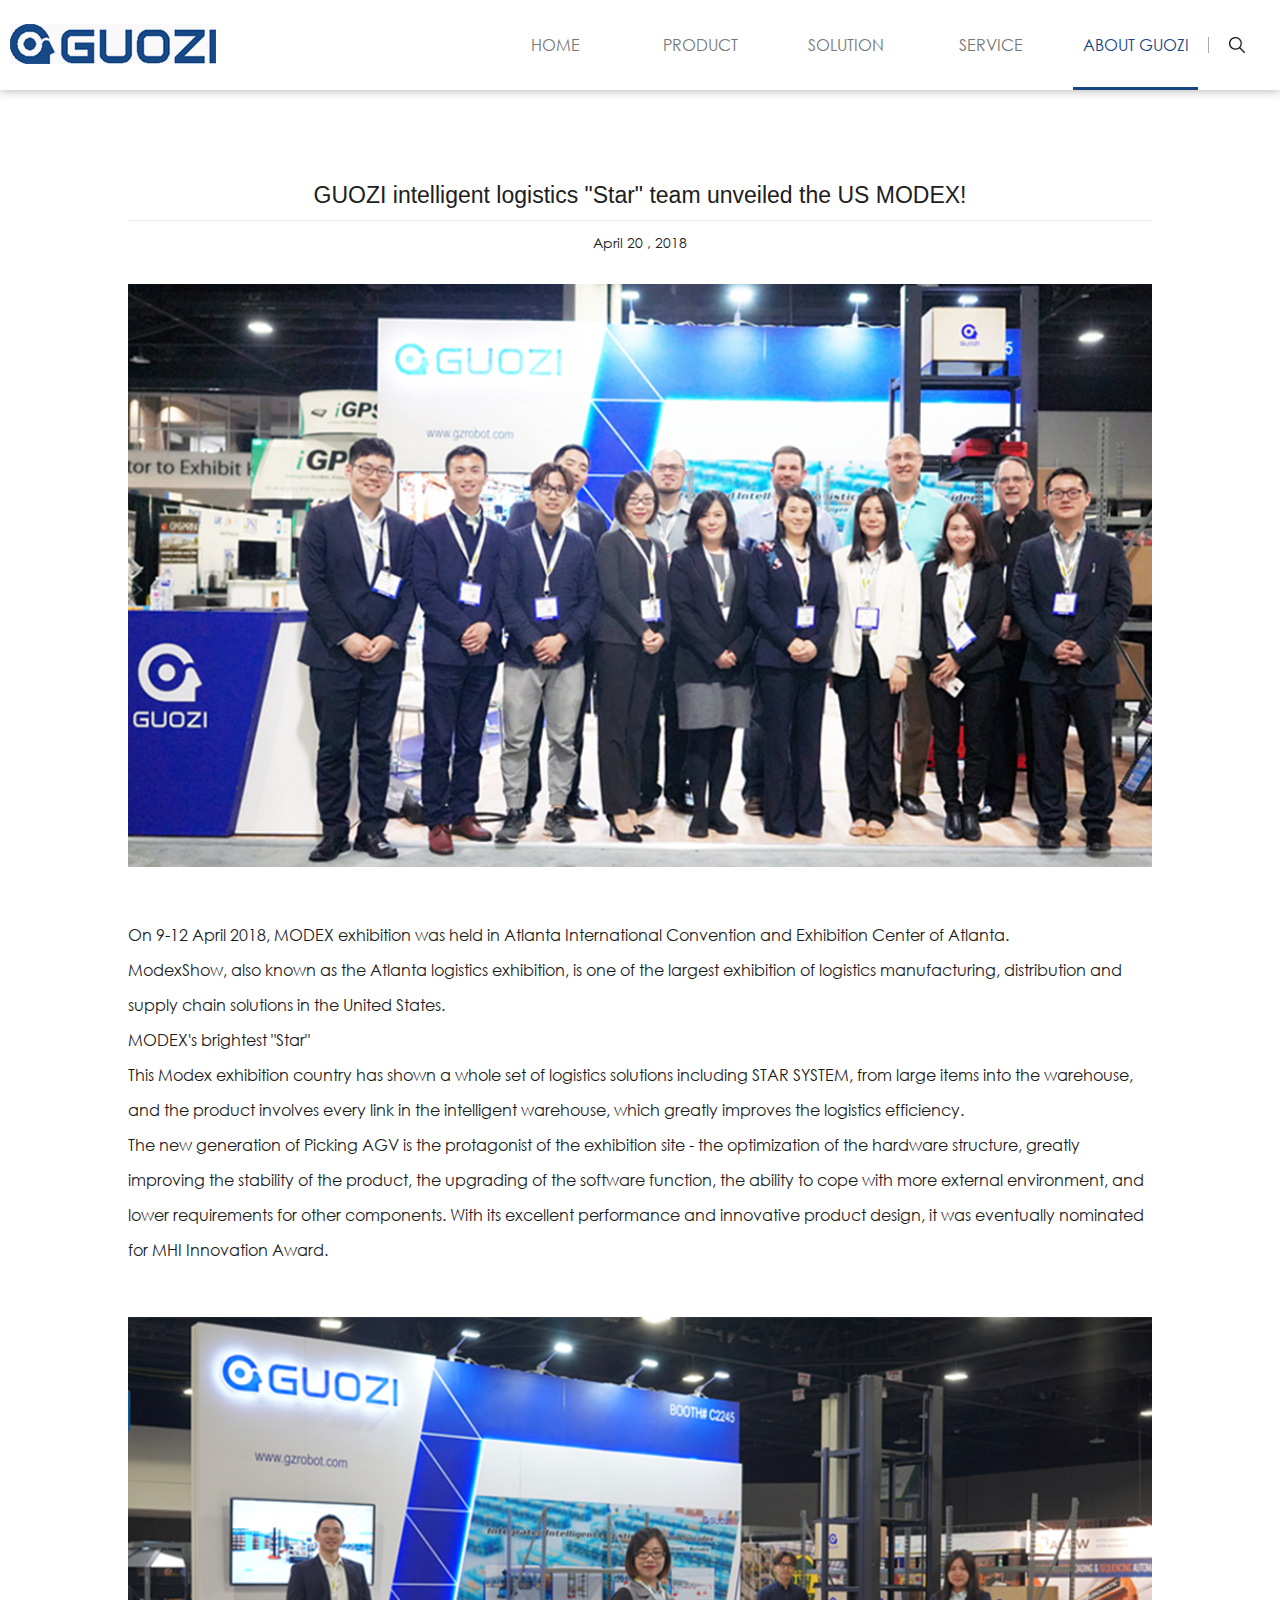
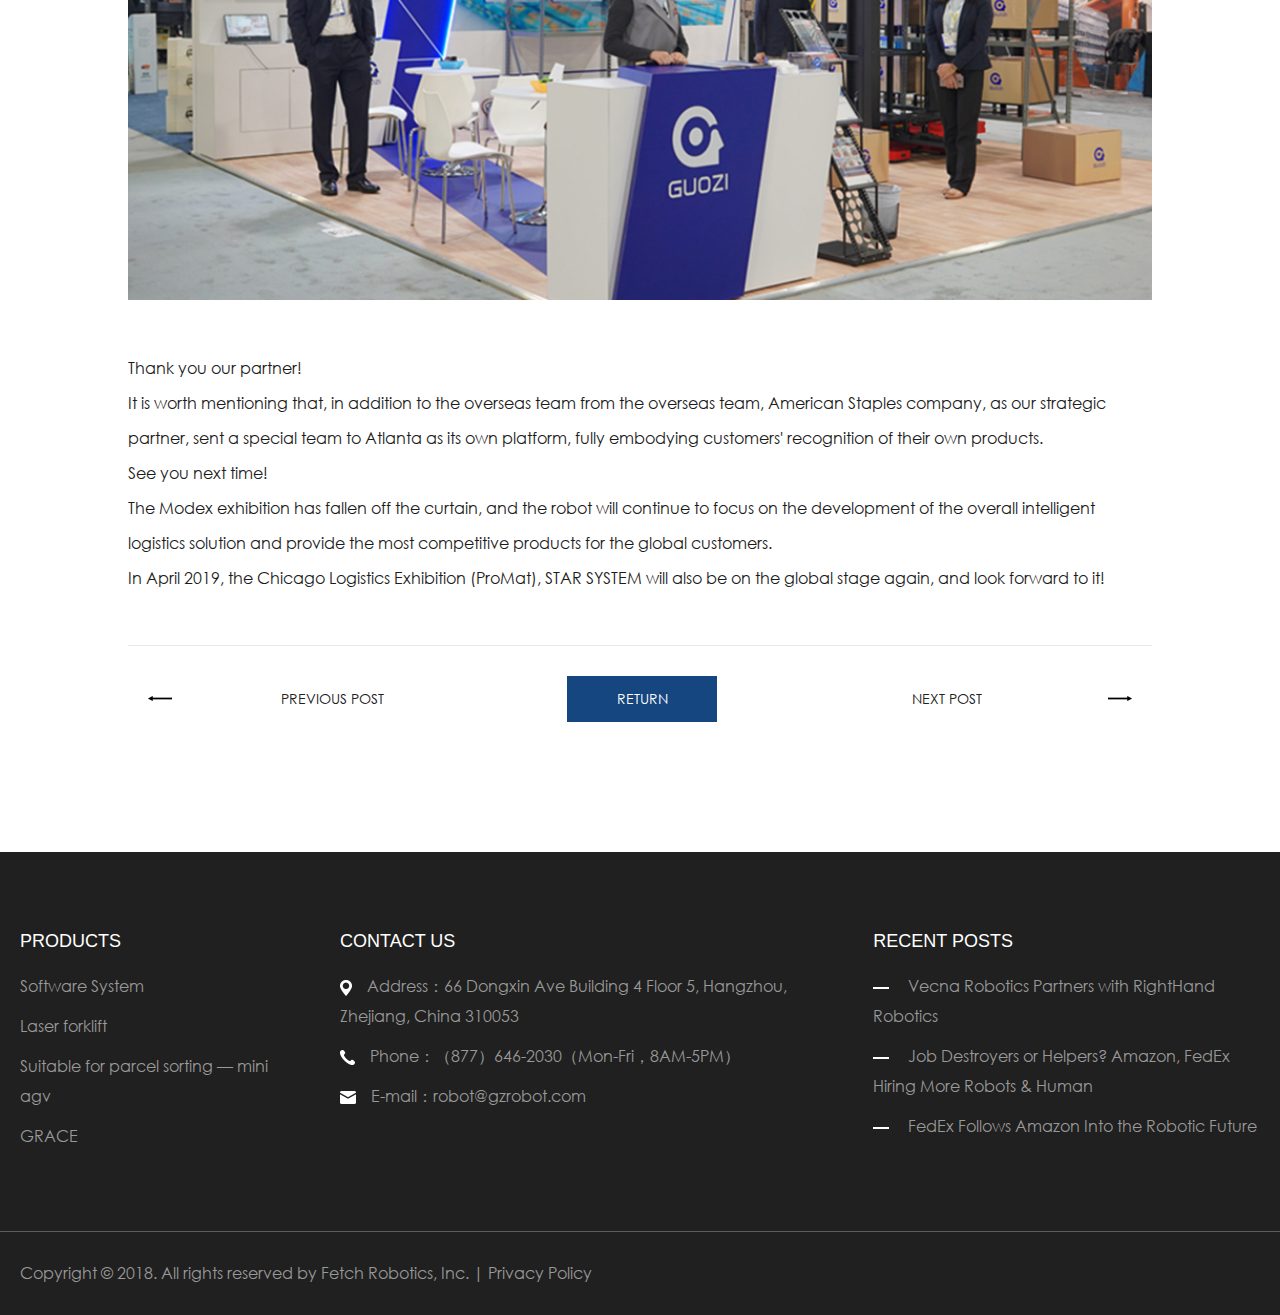
<file: view/news/newsContent.html>
<!doctype html>
<html lang="en">
<head>
    <meta charset="UTF-8">
    <meta name="viewport"
          content="width=device-width, user-scalable=no, initial-scale=1.0, maximum-scale=1.0, minimum-scale=1.0">
    <meta http-equiv="X-UA-Compatible" content="ie=edge">
    <link rel="stylesheet" href="../../css/bootstrap.min.css">
    <link rel="stylesheet" href="../../css/swiper-4.2.6.min.css">
    <link rel="stylesheet" href="../../css/main.css">
    <title>NEWS</title>
</head>
<body class="container-fluid">
<header class="content-box-lg">
    <!--<div class="">-->
    <div class="content-box row">
        <span class="header-logo"><img class="w100" src="../../img/logo.png" alt=""></span>
        <nav class="navbar navbar-default" role="navigation">
            <div class="navbar-header">
                <button type="button" class="navbar-toggle" data-toggle="collapse"
                        data-target="#example-navbar-collapse">
                    <span class="sr-only">切换导航</span>
                    <span class="icon-bar"></span>
                    <span class="icon-bar"></span>
                    <span class="icon-bar"></span>
                </button>
            </div>
            <div class="collapse navbar-collapse" id="example-navbar-collapse">
                <ul class="nav navbar-nav">
                    <li><a href="../../index.html">HOME</a></li>
                    <!--产品-->
                    <li class="">
                        <a href="../../view/products/product1.html" class="dropdown-toggle">PRODUCT</a>
                        <ul class="dropdown-menu">
                            <li><a href="../../view/products/product1.html">LASER FORKLIFT</a></li>
                            <li><a href="../../view/products/product2.html">STAR SYSTEM</a></li>
                            <li><a href="../../view/products/product3.html">MINI AGV</a></li>
                            <!--<li><a href="view/products/product5.html">
                                PUBLIC
                                <br>
                                HARDWARE
                            </a></li>-->
                            <li><a href="../../view/products/product5.html">GRACE</a></li>
                        </ul>
                    </li>
                    <!--解决方案-->
                    <li>
                        <a href="../../view/solution/solution.html">SOLUTION</a>
                    </li>
                    <!--服务中心-->
                    <li class=""><a href="../../view/seve/serve.html">SERVICE</a></li>
                    <!--关于我们-->
                    <li class="active">
                        <a href="#" class="dropdown-toggle">ABOUT GUOZI</a>
                        <ul class="dropdown-menu">
                            <li><a href="../../view/aboutsus/about.html">COMPANY</a></li>
                            <li><a href="../../view/news/newList.html">NEWS</a></li>
                            <li><a href="../../view/contactus/contactUs.html">CONTACT US</a></li>
                        </ul>
                    </li>
                </ul>
                <span class="search-logo"><img class="w100" src="../../img/search.png" alt=""></span>
            </div>
            <span class="search-logo1 visible-xs-block"><img class="w100" src="../../img/search.png" alt=""></span>
            <div id="search_div">
                <div class="search_input">
                    <img class="search_close" src="../../img/close.png" alt="">
                    <form id="myform" action="javascript:void(0)">
                        <input placeholder="search"  type="text">
                    </form>
                    <a href="../../view/search/search.html"><img src="../../img/search.png" alt=""></a>
                    <span class="visible-xs-inline-block search_close">cancel</span>
                </div>
                <div class="search_content"></div>
                <div class="search_bg visible-xs-block"></div>
            </div>
        </nav>
    </div>
    <!--</div>-->
</header>
<div class="content-box news_content ">
    <h2>GUOZI intelligent logistics "Star" team unveiled the US MODEX!</h2>
    <time>April 20 , 2018</time>
    <img src="../../img/news_content1.png" alt="">
    <div class="news_content_txt">
        <p>On 9-12 April 2018, MODEX exhibition was held in Atlanta International Convention and Exhibition Center of Atlanta.
        </p>
        <p>ModexShow, also known as the Atlanta logistics exhibition, is one of the largest exhibition of logistics manufacturing, distribution and supply chain solutions in the United States.
        </p>
        <p>MODEX's brightest "Star"
        </p>
        <p>This Modex exhibition country has shown a whole set of logistics solutions including STAR SYSTEM, from large items into the warehouse, and the product involves every link in the intelligent warehouse, which greatly improves the logistics efficiency.
        </p>
        <p>The new generation of Picking AGV is the protagonist of the exhibition site - the optimization of the hardware structure, greatly improving the stability of the product, the upgrading of the software function, the ability to cope with more external environment, and lower requirements for other components. With its excellent performance and innovative product design, it was eventually nominated for MHI Innovation Award.
        </p>
    </div>

    <img src="../../img/news_content2.png" alt="">
    <div class="news_content_txt">

        <p>Thank you our partner!
        </p>
        <p>It is worth mentioning that, in addition to the overseas team from the overseas team, American Staples company, as our strategic partner, sent a special team to Atlanta as its own platform, fully embodying customers' recognition of their own products.
        </p>
        <p>See you next time!
        </p>
        <p>The Modex exhibition has fallen off the curtain, and the robot will continue to focus on the development of the overall intelligent logistics solution and provide the most competitive products for the global customers.
        </p>
        <p>In April 2019, the Chicago Logistics Exhibition (ProMat), STAR SYSTEM will also be on the global stage again, and look forward to it!
        </p>
    </div>
    <ul class="news_content_btn row hidden-xs">
        <li class="col-sm-4 col-lg-5 news_content_btnl">PREVIOUS POST</li>
        <li class="col-sm-4 col-lg-2 news_content_btnc">
            <span>
                RETURN
            </span>
        </li>
        <li class="col-sm-4 col-lg-5 news_content_btnr">NEXT POST</li>
    </ul>
</div>
<footer class="content-box-lg">
    <!--<div class=" row">-->
    <!--<div class="foot_banner">
        <img class="w100" src="../../img/footer_banner.png" alt="">
        <div class="foot_logos">
            <h6>SHARE & LINK</h6>
            <ul>
                <li>
                    <p><img src="../../img/facebook_logo.png" alt=""></p>
                    Facebook
                </li>
                <li>
                    <p class="foot_border"><img src="../../img/guozi_logo.png" alt=""></p>
                    Chinese network
                </li>
                <li>
                    <p><img src="../../img/ins_logo.png" alt=""></p>
                    Ins
                </li>
            </ul>
        </div>
    </div>-->
    <div class="foot_message content-box-lg">
        <ul class="row content-box">
            <li class="col-md-3 col-xs-12 hidden-xs">
                <h6>PRODUCTS</h6>
                <p>
                    <a href="../../view/products/product2.html">Software System
                    </a>
                </p>
                <p>
                    <a href="../../view/products/product1.html">Laser forklift
                    </a>
                </p>
                <p>
                    <a href="../../view/products/product3.html">Suitable for parcel sorting — mini agv
                    </a>
                </p>
                <!--<p>Suitable for parcel sorting — mini agv</p>-->
               <!-- <p>
                    <a href="../../view/products/productcon.html">Public Hardware
                    </a>
                </p>-->
                <p>
                    <a href="../../view/products/product5.html">GRACE
                    </a>
                </p>
            </li>
            <li class="col-md-5 col-xs-12">
                <h6>CONTACT US</h6>
                <p><img src="../../img/adress.png" alt="">Address：66 Dongxin Ave Building 4 Floor 5, Hangzhou, Zhejiang, China 310053</p>
                <p><img src="../../img/tel.png" alt="">Phone：（877）646-2030（Mon-Fri，8AM-5PM）</p>
                <p><img src="../../img/email.png" alt="">E-mail：robot@gzrobot.com</p>
            </li>
            <li class="col-md-4 col-xs-12 foot_bottom_r hidden-xs">
                <h6>RECENT POSTS</h6>
                <p>
                    <a href="../../view/news/newsContent.html">Vecna Robotics Partners with RightHand Robotics
                    </a>
                </p>
                <p>
                    <a href="../../view/news/newsContent.html">Job Destroyers or Helpers? Amazon, FedEx Hiring More Robots & Human
                    </a>
                </p>
                <p>
                    <a href="../../view/news/newsContent.html">FedEx Follows Amazon Into the Robotic Future
                    </a>
                </p>
            </li>
        </ul>
        <div class="content-box-lg foot_message_b">
            <div class="content-box ">
                Copyright © 2018. All rights reserved by Fetch Robotics, Inc. | Privacy Policy
            </div>
        </div>
    </div>

</footer>
</body>
</html>

<script src="../../js/jquery-3.3.1.min.js"></script>
<script src="../../js/bootstrap.min.js"></script>
<script src="../../js/header.js"></script>
<script>
    var index=sessionStorage.getItem('data-index')||0;
    console.log(index)
</script>
</file>
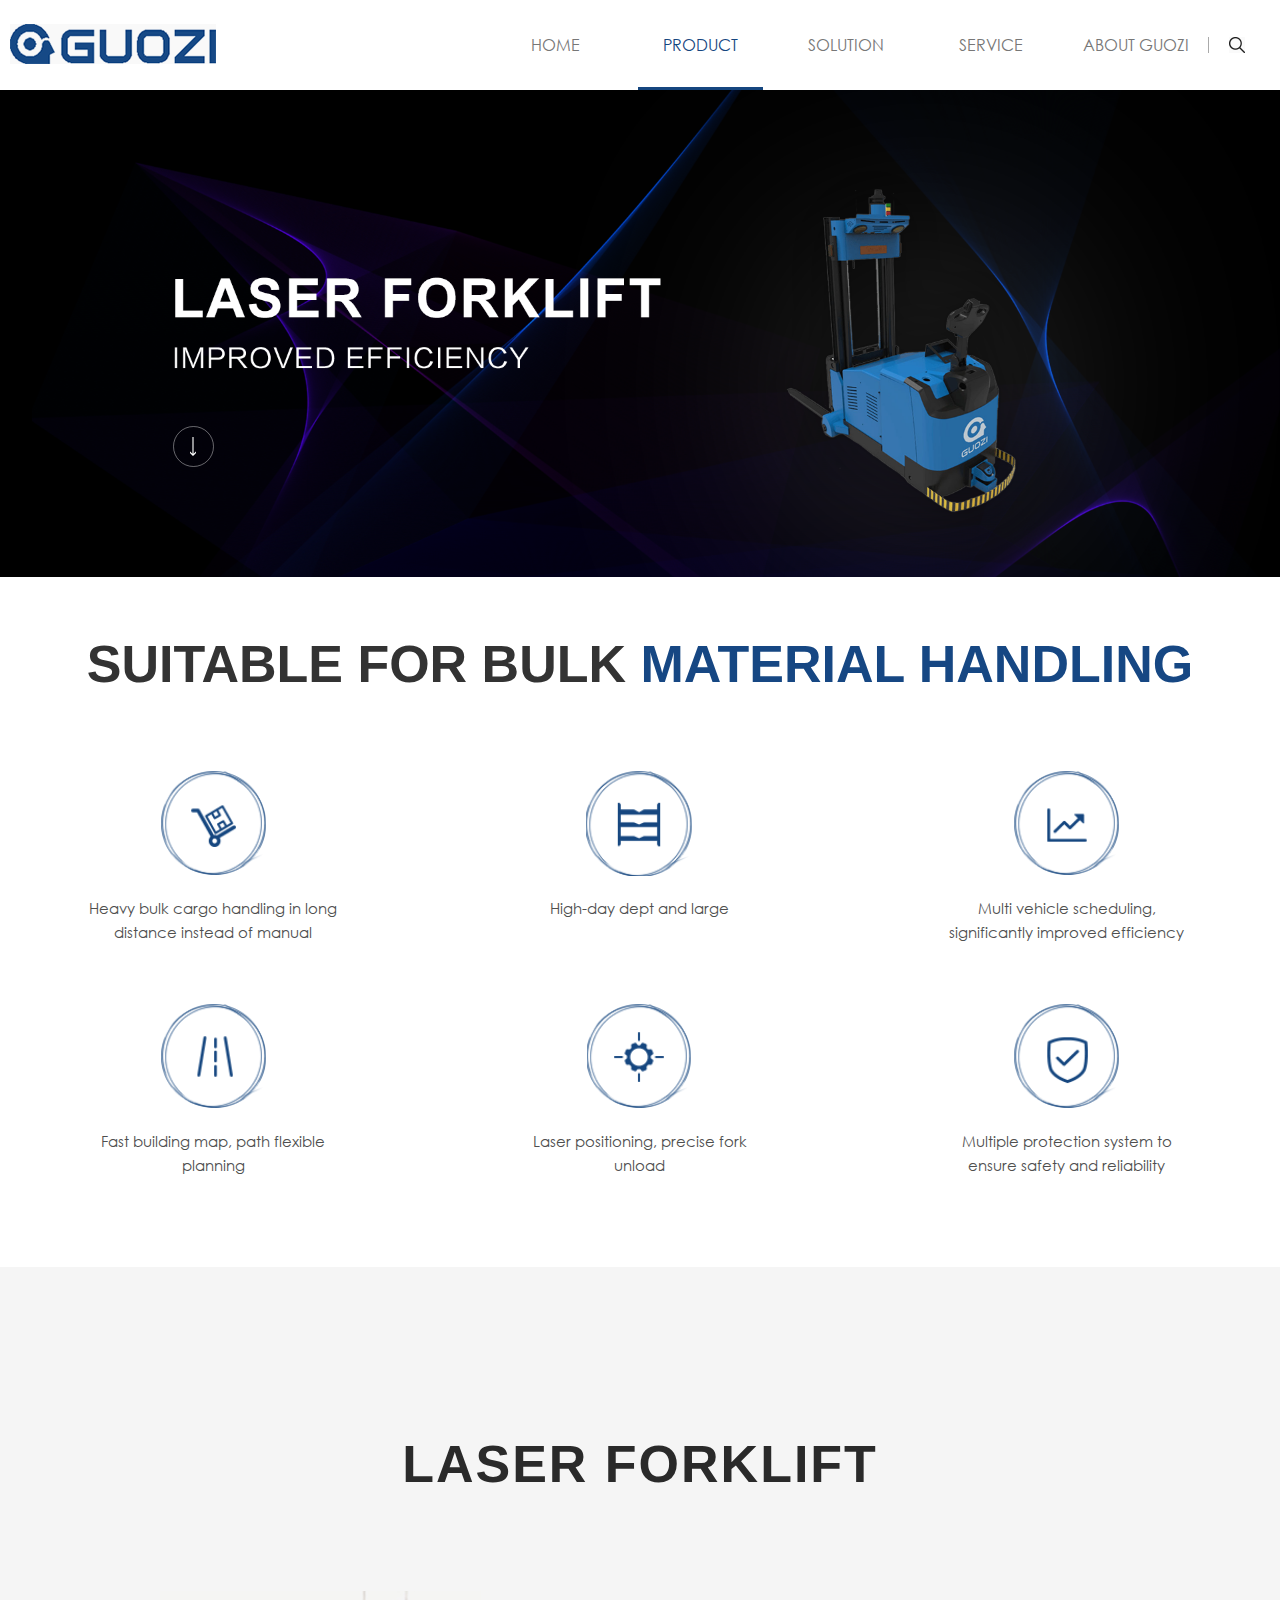
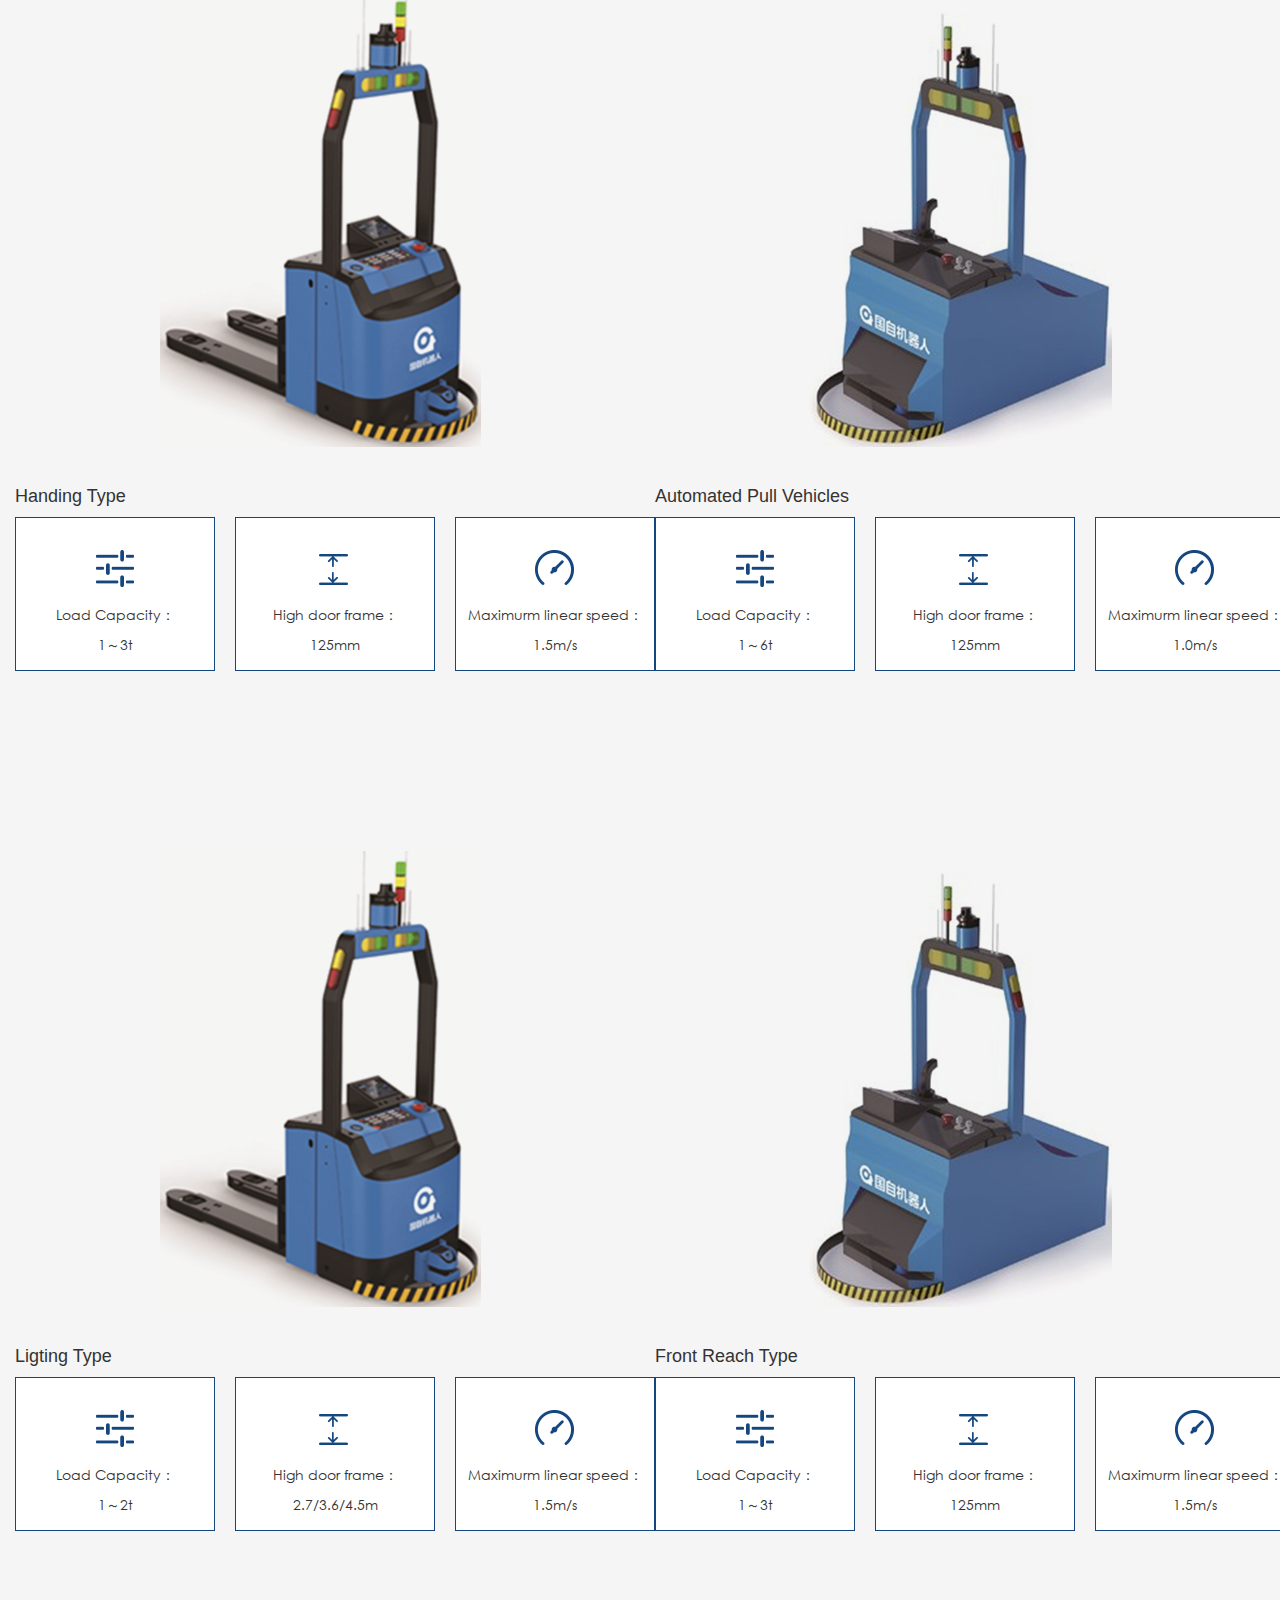
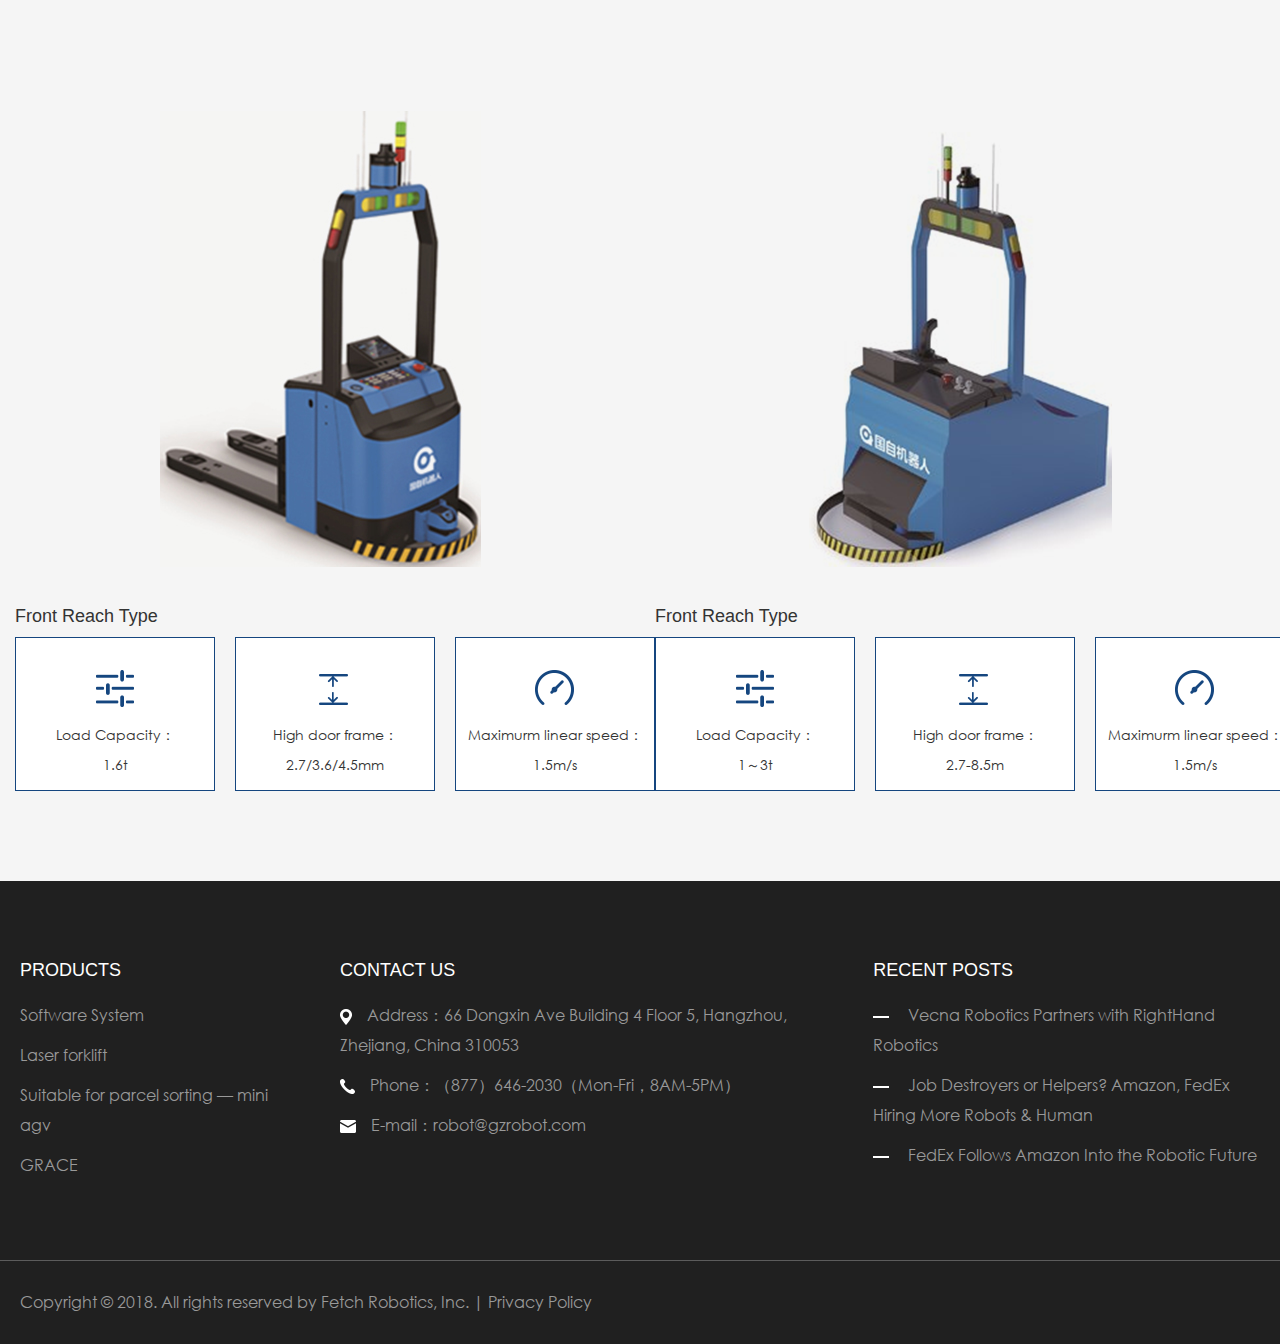
<file: view/products/product1.html>
<!DOCTYPE html>
<html lang="en">
<head>
    <meta charset="UTF-8">
    <title>LASER FORKLIFT</title>
    <meta name="viewport"
          content="width=device-width, user-scalable=no, initial-scale=1.0, maximum-scale=1.0, minimum-scale=1.0">
    <meta http-equiv="X-UA-Compatible" content="ie=edge">
    <link rel="stylesheet" href="../../css/bootstrap.min.css">
    <link rel="stylesheet" href="../../css/swiper-4.2.6.min.css">
    <link rel="stylesheet" href="../../css/main.css">
</head>
<body class="container-fluid" >
<header class="content-box-lg">
    <!--<div class="">-->
    <div class="content-box row">
        <span class="header-logo"><img class="w100" src="../../img/logo.png" alt=""></span>
        <nav class="navbar navbar-default" role="navigation">
            <div class="navbar-header">
                <button type="button" class="navbar-toggle" data-toggle="collapse"
                        data-target="#example-navbar-collapse">
                    <span class="sr-only">切换导航</span>
                    <span class="icon-bar"></span>
                    <span class="icon-bar"></span>
                    <span class="icon-bar"></span>
                </button>
            </div>
            <div class="collapse navbar-collapse" id="example-navbar-collapse">
                <ul class="nav navbar-nav">
                    <li><a href="../../index.html">HOME</a></li>
                    <!--产品-->
                    <li class="active">
                        <a href="../../view/products/product1.html" class="dropdown-toggle">PRODUCT</a>
                        <ul class="dropdown-menu">
                            <li><a href="../../view/products/product1.html">LASER FORKLIFT</a></li>
                            <li><a href="../../view/products/product2.html">STAR SYSTEM</a></li>
                            <li><a href="../../view/products/product3.html">MINI AGV</a></li>
                            <!--<li><a href="view/products/product5.html">
                                PUBLIC
                                <br>
                                HARDWARE
                            </a></li>-->
                            <li><a href="../../view/products/product5.html">GRACE</a></li>
                        </ul>
                    </li>
                    <!--解决方案-->
                    <li>
                        <a href="../../view/solution/solution.html">SOLUTION</a>
                    </li>
                    <!--服务中心-->
                    <li><a href="../../view/seve/serve.html">SERVICE</a></li>
                    <!--关于我们-->
                    <li class="">
                        <a href="#" class="dropdown-toggle">ABOUT GUOZI</a>
                        <ul class="dropdown-menu">
                            <li><a href="../../view/aboutsus/about.html">COMPANY</a></li>
                            <li><a href="../../view/news/newList.html">NEWS</a></li>
                            <li><a href="../../view/contactus/contactUs.html">CONTACT US</a></li>
                        </ul>
                    </li>
                </ul>
                <span class="search-logo"><img class="w100" src="../../img/search.png" alt=""></span>
            </div>
            <span class="search-logo1 visible-xs-block"><img class="w100" src="../../img/search.png" alt=""></span>
            <div id="search_div">
                <div class="search_input">
                    <img class="search_close" src="../../img/close.png" alt="">
                    <form id="myform" action="javascript:void(0)">
                        <input placeholder="search"  type="text">
                    </form>
                    <a href="../../view/search/search.html"><img src="../../img/search.png" alt=""></a>
                    <span class="visible-xs-inline-block search_close">cancel</span>
                </div>
                <div class="search_content"></div>
                <div class="search_bg visible-xs-block"></div>
            </div>
        </nav>
    </div>
    <!--</div>-->
</header>
<!--banner图-->
<div class="content-box-lg">
    <div class="row bannebox">
        <div class="pro1_bannner" >
            <a href=""><img src="../../img/pro1_banner.png" alt=""></a>
        </div>
        <div class="pro_bannertit">
            <!--<p class="tit">LASER FORKLIFT</p>-->
            <!--<p class="titsm">IMPROVED EFFICIENCY</p>-->
            <p class="tit_img">
                <i></i>
            </p>
        </div>
    </div>
</div>
<!--图标区域-->
<div class="content-box row pro_icon pro_icon_div">
    <div class=" pro1_middle">
        <!--<div class="pro1_middleTit">Suitable for bulk <span style="color:#164783">material handling</span></div>-->
        <div class="pro1_middleTit">SUITABLE FOR BULK <span style="color:#164783">MATERIAL HANDLING</span></div>
        <ul>
            <li class="col-lg-4 col-xs-6 ">
                <img src="../../img/pro1_icon.png" alt="">
                <p class="pro1_midcon" >Heavy bulk cargo handling in long distance instead of manual</p>
            </li>
            <li class="col-lg-4 col-xs-6  logo_clear">
                <img src="../../img/pro1_icon1.png" alt="">
                <p class="pro1_midcon">High-day dept and large</p>
            </li>
            <li class="col-lg-4 col-xs-6 ">
                <img src="../../img/pro1_icon2.png" alt="">
                <p class="pro1_midcon">Multi vehicle scheduling, significantly improved efficiency</p>
            </li>
            <li class="col-lg-4 col-xs-6 logo_clear">
                <img src="../../img/pro1_icon3.png" alt="">
                <p class="pro1_midcon">Fast building map, path flexible planning</p>
            </li>
            <li class="col-lg-4 col-xs-6 ">
                <img src="../../img/pro1_icon4.png" alt="">
                <p class="pro1_midcon">Laser positioning, precise fork unload</p>
            </li>
            <li class="col-lg-4 col-xs-6 logo_clear">
                <img src="../../img/pro1_icon5.png" alt="">
                <p class="pro1_midcon">Multiple protection system to ensure safety and reliability</p>
            </li>
        </ul>
    </div>
</div>
<!--图片展示-->
<div class="content-box-lg pro1_showbox">
    <div class="row content-box pro1_show">
        <div class="pro1_showtit">LASER FORKLIFT</div>
        <ul>
            <li class="col-lg-6 col-sm-12">
                <a href="productcon.html">
                    <div class="pro1_conbox_img">
                        <img class="img-sm-100" src="../../img/pro1_con1.png" alt="">
                        <b><img src="../../img/jiahao.png" alt=""></b>
                    </div>
                    <h5>Handing Type</h5>

                </a>
                    <div class="pro1_conbox">
                        <ol class="pro1_conboxul">
                            <li  class="col-xs-4">

                                <img src="../../img/pro1_sm.png" alt="">
                                <p>Load Capacity：</p>
                                <p>1～3t</p>
                            </li>
                            <li class="col-xs-4">
                                <img src="../../img/pro1_sm2.png" alt="">
                                <p>High door frame：</p>
                                <p>125mm</p>
                            </li>
                            <li class="col-xs-4">
                                <img src="../../img/pro1_sm1.png" alt="">
                                <p>Maximurm linear speed：</p>
                                <p>1.5m/s</p>
                            </li>
                        </ol>
                    </div>

            </li>
            <li class="col-lg-6 col-sm-12">
                <a href="productcon.html">
                    <div class="pro1_conbox_img">
                        <img class="img-sm-100" src="../../img/pro1_con.png" alt="">
                        <b><img src="../../img/jiahao.png" alt=""></b>
                    </div>
                    <h5>Automated Pull Vehicles</h5>

                </a>
                    <div class="pro1_conbox">
                        <ol class="pro1_conboxul">
                            <li class="col-xs-4">
                                <img src="../../img/pro1_sm.png" alt="">
                                <p>Load Capacity：</p>
                                <p>1～6t</p>
                            </li>
                            <li class="col-xs-4">
                                <img src="../../img/pro1_sm2.png" alt="">
                                <p>High door frame：</p>
                                <p>125mm</p>
                            </li>
                            <li class="col-xs-4">
                                <img src="../../img/pro1_sm1.png" alt="">
                                <p>Maximurm linear speed：</p>
                                <p>1.0m/s</p>
                            </li>
                        </ol>
                    </div>
            </li>
            <li class="col-lg-6 col-sm-12">
                <a href="productcon.html">
                    <div class="pro1_conbox_img">
                        <img class="img-sm-100" src="../../img/pro1_con1.png" alt="">
                        <b><img src="../../img/jiahao.png" alt=""></b>
                    </div>
                    <h5>Ligting Type</h5>

                </a>
                    <div class="pro1_conbox">
                        <ol class="pro1_conboxul">
                            <li class="col-xs-4">
                                <img src="../../img/pro1_sm.png" alt="">
                                <p>Load Capacity：</p>
                                <p>1～2t</p>
                            </li>
                            <li class="col-xs-4">
                                <img src="../../img/pro1_sm2.png" alt="">
                                <p>High door frame：</p>
                                <p>2.7/3.6/4.5m</p>
                            </li>
                            <li class="col-xs-4">
                                <img src="../../img/pro1_sm1.png" alt="">
                                <p>Maximurm linear speed：</p>
                                <p>1.5m/s</p>
                            </li>
                        </ol>
                    </div>
            </li>
            <li class="col-lg-6 col-sm-12">
                <a href="productcon.html">
                    <div class="pro1_conbox_img">
                        <img class="img-sm-100" src="../../img/pro1_con.png" alt="">
                        <b><img src="../../img/jiahao.png" alt=""></b>
                    </div>
                    <h5>Front Reach Type</h5>

                </a>
                    <div class="pro1_conbox">
                        <ol class="pro1_conboxul">
                            <li class="col-xs-4">
                                <img src="../../img/pro1_sm.png" alt="">
                                <p>Load Capacity：</p>
                                <p>1～3t</p>
                            </li>
                            <li class="col-xs-4">
                                <img src="../../img/pro1_sm2.png" alt="">
                                <p>High door frame：</p>
                                <p>125mm</p>
                            </li>
                            <li class="col-xs-4">
                                <img src="../../img/pro1_sm1.png" alt="">
                                <p>Maximurm linear speed：</p>
                                <p>1.5m/s</p>
                            </li>
                        </ol>
                    </div>
            </li>
            <li class="col-lg-6 col-sm-12">
                <a href="productcon.html">
                    <div class="pro1_conbox_img">
                        <img class="img-sm-100" src="../../img/pro1_con1.png" alt="">
                        <b><img src="../../img/jiahao.png" alt=""></b>
                    </div>
                    <h5>Front Reach Type</h5>

                </a>
                    <div class="pro1_conbox">
                        <ol class="pro1_conboxul">
                            <li class="col-xs-4">
                                <img src="../../img/pro1_sm.png" alt="">
                                <p>Load Capacity：</p>
                                <p>1.6t</p>
                            </li>
                            <li class="col-xs-4">
                                <img src="../../img/pro1_sm2.png" alt="">
                                <p>High door frame：</p>
                                <p>2.7/3.6/4.5mm</p>
                            </li>
                            <li class="col-xs-4">
                                <img src="../../img/pro1_sm1.png" alt="">
                                <p>Maximurm linear speed：</p>
                                <p>1.5m/s</p>
                            </li>
                        </ol>
                    </div>
            </li>
            <li class="col-lg-6 col-sm-12">
                <a href="productcon.html">
                    <div class="pro1_conbox_img">
                        <img class="img-sm-100" src="../../img/pro1_con.png" alt="">
                        <b><img src="../../img/jiahao.png" alt=""></b>
                    </div>
                    <h5>Front Reach Type</h5>

                </a>
                    <div class="pro1_conbox">
                        <ol class="pro1_conboxul">
                            <li class="col-xs-4">
                                <img src="../../img/pro1_sm.png" alt="">
                                <p>Load Capacity：</p>
                                <p>1～3t</p>
                            </li>
                            <li class="col-xs-4">
                                <img src="../../img/pro1_sm2.png" alt="">
                                <p>High door frame：</p>
                                <p>2.7-8.5m</p>
                            </li>
                            <li class="col-xs-4">
                                <img src="../../img/pro1_sm1.png" alt="">
                                <p>Maximurm linear speed：</p>
                                <p>1.5m/s</p>
                            </li>
                        </ol>
                    </div>
            </li>
        </ul>
    </div>
</div>
<footer class="content-box-lg">
    <!--<div class=" row">-->
    <!--<div class="foot_banner">
        <img class="w100" src="../../img/footer_banner.png" alt="">
        <div class="foot_logos">
            <h6>SHARE & LINK</h6>
            <ul>
                <li>
                    <p><img src="../../img/facebook_logo.png" alt=""></p>
                    Facebook
                </li>
                <li>
                    <p class="foot_border"><img src="../../img/guozi_logo.png" alt=""></p>
                    Chinese network
                </li>
                <li>
                    <p><img src="../../img/ins_logo.png" alt=""></p>
                    Ins
                </li>
            </ul>
        </div>
    </div>-->
    <div class="foot_message content-box-lg">
        <ul class="row content-box">
            <li class="col-md-3 col-xs-12 hidden-xs">
                <h6>PRODUCTS</h6>
                <p>
                    <a href="../../view/products/product2.html">Software System
                    </a>
                </p>
                <p>
                    <a href="../../view/products/product1.html">Laser forklift
                    </a>
                </p>
                <p>
                    <a href="../../view/products/product3.html">Suitable for parcel sorting — mini agv
                    </a>
                </p>
                <!--<p>Suitable for parcel sorting — mini agv</p>-->
                <!--<p>
                    <a href="../../view/products/productcon.html">Public Hardware
                    </a>
                </p>-->
                <p>
                    <a href="../../view/products/product5.html">GRACE
                    </a>
                </p>
            </li>
            <li class="col-md-5 col-xs-12">
                <h6>CONTACT US</h6>
                <p><img src="../../img/adress.png" alt="">Address：66 Dongxin Ave Building 4 Floor 5, Hangzhou, Zhejiang, China 310053</p>
                <p><img src="../../img/tel.png" alt="">Phone：（877）646-2030（Mon-Fri，8AM-5PM）</p>
                <p><img src="../../img/email.png" alt="">E-mail：robot@gzrobot.com</p>
            </li>
            <li class="col-md-4 col-xs-12 foot_bottom_r hidden-xs">
                <h6>RECENT POSTS</h6>
                <p>
                    <a href="../../view/news/newsContent.html">Vecna Robotics Partners with RightHand Robotics
                    </a>
                </p>
                <p>
                    <a href="../../view/news/newsContent.html">Job Destroyers or Helpers? Amazon, FedEx Hiring More Robots & Human
                    </a>
                </p>
                <p>
                    <a href="../../view/news/newsContent.html">FedEx Follows Amazon Into the Robotic Future
                    </a>
                </p>
            </li>
        </ul>
        <div class="content-box-lg foot_message_b">
            <div class="content-box ">
                Copyright © 2018. All rights reserved by Fetch Robotics, Inc. | Privacy Policy
            </div>
        </div>
    </div>

</footer>
</body>
</html>
<script src="../../js/jquery-3.3.1.min.js"></script>
<script src="../../js/bootstrap.min.js"></script>
<script src="../../js/header.js"></script>
<script>
    listHeight()
</script>
</file>
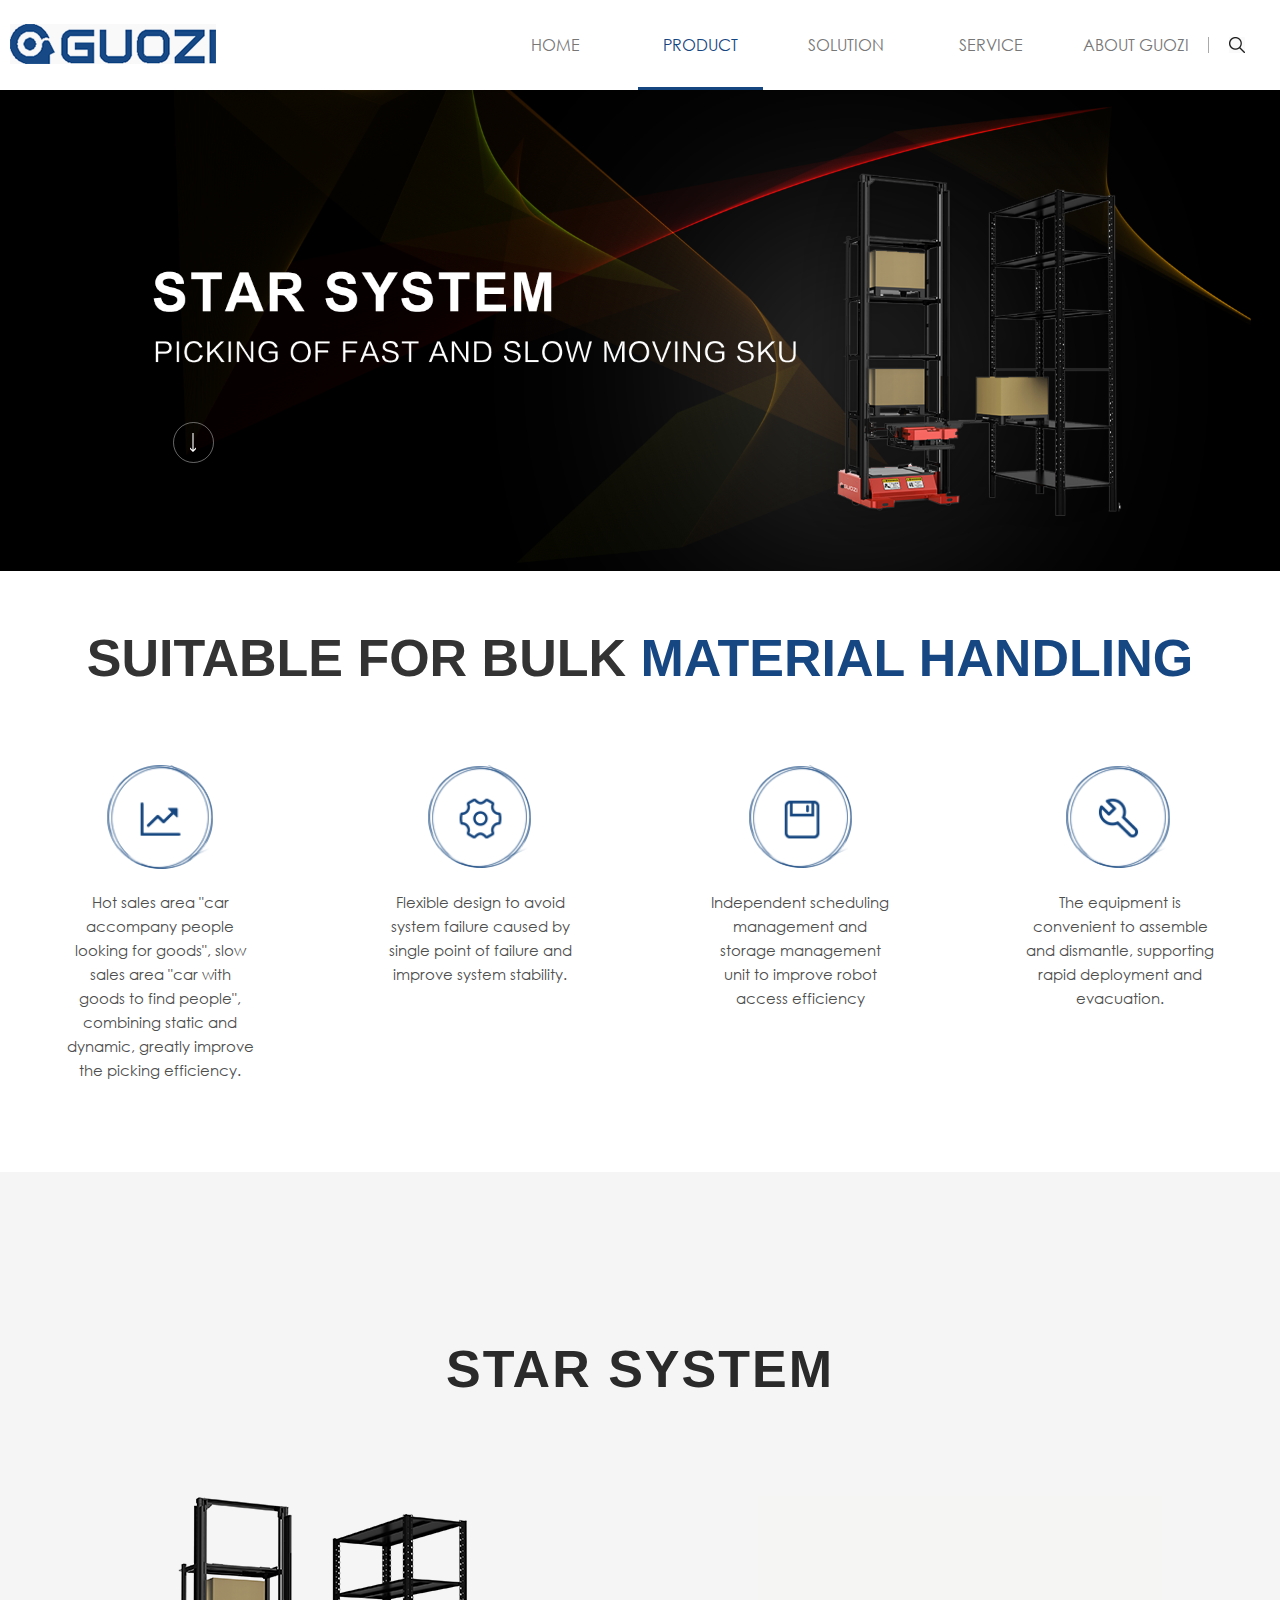
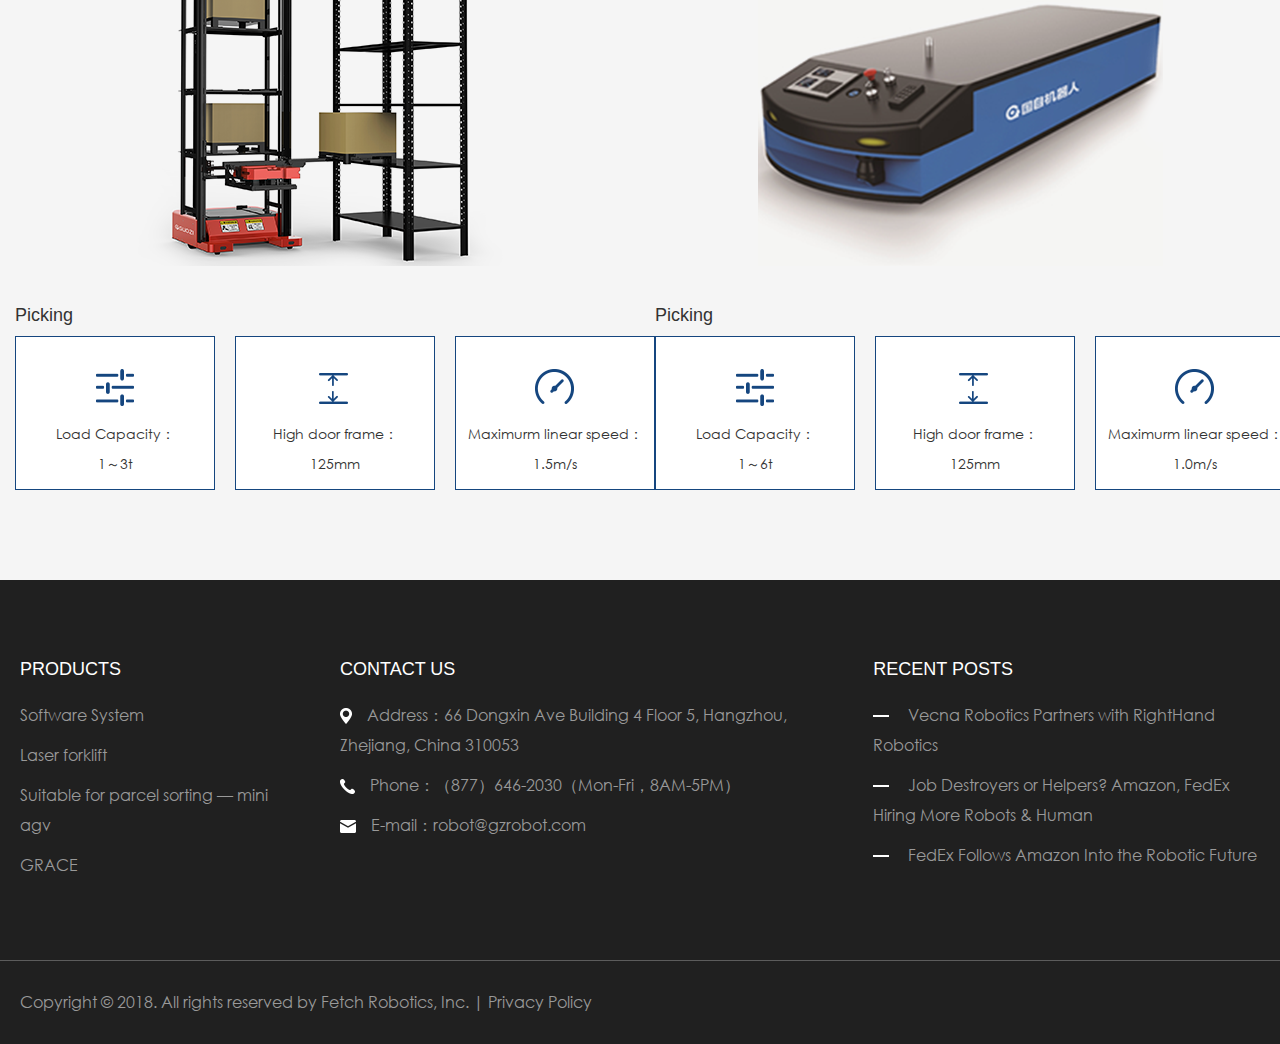
<file: view/products/product2.html>
<!DOCTYPE html>
<html lang="en">
<head>
    <meta charset="UTF-8">
    <title>STAR SYSTEM</title>
    <meta name="viewport"
          content="width=device-width, user-scalable=no, initial-scale=1.0, maximum-scale=1.0, minimum-scale=1.0">
    <meta http-equiv="X-UA-Compatible" content="ie=edge">
    <link rel="stylesheet" href="../../css/bootstrap.min.css">
    <link rel="stylesheet" href="../../css/swiper-4.2.6.min.css">
    <link rel="stylesheet" href="../../css/main.css">
</head>
<body class="container-fluid">
<header class="content-box-lg">
    <!--<div class="">-->
    <div class="content-box row">
        <span class="header-logo"><img class="w100" src="../../img/logo.png" alt=""></span>
        <nav class="navbar navbar-default" role="navigation">
            <div class="navbar-header">
                <button type="button" class="navbar-toggle" data-toggle="collapse"
                        data-target="#example-navbar-collapse">
                    <span class="sr-only">切换导航</span>
                    <span class="icon-bar"></span>
                    <span class="icon-bar"></span>
                    <span class="icon-bar"></span>
                </button>
            </div>
            <div class="collapse navbar-collapse" id="example-navbar-collapse">
                <ul class="nav navbar-nav">
                    <li><a href="../../index.html">HOME</a></li>
                    <!--产品-->
                    <li class="active">
                        <a href="../../view/products/product1.html" class="dropdown-toggle">PRODUCT</a>
                        <ul class="dropdown-menu">
                            <li><a href="../../view/products/product1.html">LASER FORKLIFT</a></li>
                            <li><a href="../../view/products/product2.html">STAR SYSTEM</a></li>
                            <li><a href="../../view/products/product3.html">MINI AGV</a></li>
                            <!--<li><a href="view/products/product5.html">
                                PUBLIC
                                <br>
                                HARDWARE
                            </a></li>-->
                            <li><a href="../../view/products/product5.html">GRACE</a></li>
                        </ul>
                    </li>
                    <!--解决方案-->
                    <li>
                        <a href="../../view/solution/solution.html">SOLUTION</a>
                    </li>
                    <!--服务中心-->
                    <li><a href="../../view/seve/serve.html">SERVICE</a></li>
                    <!--关于我们-->
                    <li class="">
                        <a href="#" class="dropdown-toggle">ABOUT GUOZI</a>
                        <ul class="dropdown-menu">
                            <li><a href="../../view/aboutsus/about.html">COMPANY</a></li>
                            <li><a href="../../view/news/newList.html">NEWS</a></li>
                            <li><a href="../../view/contactus/contactUs.html">CONTACT US</a></li>
                        </ul>
                    </li>
                </ul>
                <span class="search-logo"><img class="w100" src="../../img/search.png" alt=""></span>
            </div>
            <span class="search-logo1 visible-xs-block"><img class="w100" src="../../img/search.png" alt=""></span>
            <div id="search_div">
                <div class="search_input">
                    <img class="search_close" src="../../img/close.png" alt="">
                    <form id="myform" action="javascript:void(0)">
                        <input placeholder="search"  type="text">
                    </form>
                    <a href="../../view/search/search.html"><img src="../../img/search.png" alt=""></a>
                    <span class="visible-xs-inline-block search_close">cancel</span>
                </div>
                <div class="search_content"></div>
                <div class="search_bg visible-xs-block"></div>
            </div>
        </nav>
    </div>
    <!--</div>-->
</header>
<!--banner图-->
<div class="content-box-lg ">
    <div class="row bannebox">
        <div class="pro1_bannner"  >
            <a href=""><img  src="../../img/pro2_banner.png" alt=""></a>
        </div>
        <div class="pro_bannertit">
            <!--<p class="tit">STAR SYSTEM</p>-->
            <!--<p class="titsm">PICKING OF FAST AND SLOW MOVING SKU </p>-->
            <p class="tit_img"><i></i></p>
        </div>
    </div>
</div>
<!--图标区域-->
<div class="content-box row pro_icon_div">
    <div class="pro1_middle pro2_middle">
        <!--<div class="pro1_middleTit ">Suitable for bulk <span style="color:#164783">material handling</span></div>-->
        <div class="pro1_middleTit">SUITABLE FOR BULK <span style="color:#164783">MATERIAL HANDLING</span></div>
        <ul>
            <li class="col-lg-3 col-xs-6 ">
                <img src="../../img/pro1_icon2.png" alt="">
                <p class="pro1_midcon" >Hot sales area "car accompany people looking for goods", slow sales area "car with goods to find people", combining static and dynamic, greatly improve the picking efficiency.</p>
            </li>
            <li class="col-lg-3 col-xs-6 ">
                <img src="../../img/pro2_icon.png" alt="">
                <p class="pro1_midcon">Flexible design to avoid system failure caused by single point of failure and improve system stability.</p>
            </li>
            <li class="col-lg-3 col-xs-6 ">
                <img src="../../img/pro2_icon2.png" alt="">
                <p class="pro1_midcon">Independent scheduling management and storage management unit to improve robot access efficiency</p>
            </li>
            <li class="col-lg-3 col-xs-6">
                <img src="../../img/pro2_icon1.png" alt="">
                <p class="pro1_midcon">The equipment is convenient to assemble and dismantle, supporting rapid deployment and evacuation.</p>
            </li>
        </ul>
    </div>
</div>
<!--图片展示-->
<div class="content-box-lg pro1_showbox">
    <div class="row content-box pro1_show">
        <div class="pro1_showtit">STAR SYSTEM</div>
        <ul>
            <li class="col-lg-6 col-sm-12">
                <a href="productcon.html">
                    <div class="pro1_conbox_img">
                        <img class="img-sm-100" src="../../img/pro2_con.png" alt="">
                        <b><img src="../../img/jiahao.png" alt=""></b>
                    </div>
                    <h5>Picking</h5>

                </a>
                    <div class="pro1_conbox">
                        <ol class="pro1_conboxul">
                            <li class="col-xs-4">
                                <img src="../../img/pro1_sm.png" alt="">
                                <p>Load Capacity：</p>
                                <p>1～3t</p>
                            </li>
                            <li class="col-xs-4">
                                <img src="../../img/pro1_sm2.png" alt="">
                                <p>High door frame：</p>
                                <p>125mm</p>
                            </li>
                            <li class="col-xs-4">
                                <img src="../../img/pro1_sm1.png" alt="">
                                <p>Maximurm linear speed：</p>
                                <p>1.5m/s</p>
                            </li>
                        </ol>
                    </div>
            </li>
            <li class="col-lg-6 col-sm-12">
                <a href="productcon.html">
                    <div class="pro1_conbox_img">
                        <img class="img-sm-100" src="../../img/pro2_con1.png" alt="">
                        <b><img src="../../img/jiahao.png" alt=""></b>
                    </div>
                    <h5>Picking</h5>
                </a>
                    <div class="pro1_conbox">
                        <ol class="pro1_conboxul">
                            <li class="col-xs-4">
                                <img src="../../img/pro1_sm.png" alt="">
                                <p>Load Capacity：</p>
                                <p>1～6t</p>
                            </li>
                            <li class="col-xs-4">
                                <img src="../../img/pro1_sm2.png" alt="">
                                <p>High door frame：</p>
                                <p>125mm</p>
                            </li>
                            <li class="col-xs-4">
                                <img src="../../img/pro1_sm1.png" alt="">
                                <p>Maximurm linear speed：</p>
                                <p>1.0m/s</p>
                            </li>
                        </ol>
                    </div>
            </li>
        </ul>
    </div>
</div>
<footer class="content-box-lg">
    <!--<div class=" row">-->
    <!--<div class="foot_banner">
        <img class="w100" src="../../img/footer_banner.png" alt="">
        <div class="foot_logos">
            <h6>SHARE & LINK</h6>
            <ul>
                <li>
                    <p><img src="../../img/facebook_logo.png" alt=""></p>
                    Facebook
                </li>
                <li>
                    <p class="foot_border"><img src="../../img/guozi_logo.png" alt=""></p>
                    Chinese network
                </li>
                <li>
                    <p><img src="../../img/ins_logo.png" alt=""></p>
                    Ins
                </li>
            </ul>
        </div>
    </div>-->
    <div class="foot_message content-box-lg">
        <ul class="row content-box">
            <li class="col-md-3 col-xs-12 hidden-xs">
                <h6>PRODUCTS</h6>
                <p>
                    <a href="../../view/products/product2.html">Software System
                    </a>
                </p>
                <p>
                    <a href="../../view/products/product1.html">Laser forklift
                    </a>
                </p>
                <p>
                    <a href="../../view/products/product3.html">Suitable for parcel sorting — mini agv
                    </a>
                </p>
                <!--<p>Suitable for parcel sorting — mini agv</p>-->
               <!-- <p>
                    <a href="../../view/products/productcon.html">Public Hardware
                    </a>
                </p>-->
                <p>
                    <a href="../../view/products/product5.html">GRACE
                    </a>
                </p>
            </li>
            <li class="col-md-5 col-xs-12">
                <h6>CONTACT US</h6>
                <p><img src="../../img/adress.png" alt="">Address：66 Dongxin Ave Building 4 Floor 5, Hangzhou, Zhejiang, China 310053</p>
                <p><img src="../../img/tel.png" alt="">Phone：（877）646-2030（Mon-Fri，8AM-5PM）</p>
                <p><img src="../../img/email.png" alt="">E-mail：robot@gzrobot.com</p>
            </li>
            <li class="col-md-4 col-xs-12 foot_bottom_r hidden-xs">
                <h6>RECENT POSTS</h6>
                <p>
                    <a href="../../view/news/newsContent.html">Vecna Robotics Partners with RightHand Robotics
                    </a>
                </p>
                <p>
                    <a href="../../view/news/newsContent.html">Job Destroyers or Helpers? Amazon, FedEx Hiring More Robots & Human
                    </a>
                </p>
                <p>
                    <a href="../../view/news/newsContent.html">FedEx Follows Amazon Into the Robotic Future
                    </a>
                </p>
            </li>
        </ul>
        <div class="content-box-lg foot_message_b">
            <div class="content-box ">
                Copyright © 2018. All rights reserved by Fetch Robotics, Inc. | Privacy Policy
            </div>
        </div>
    </div>

</footer>
</body>
</html>
<script src="../../js/jquery-3.3.1.min.js"></script>
<script src="../../js/bootstrap.min.js"></script>
<script src="../../js/header.js"></script>
<script>
    listHeight()
</script>
</file>
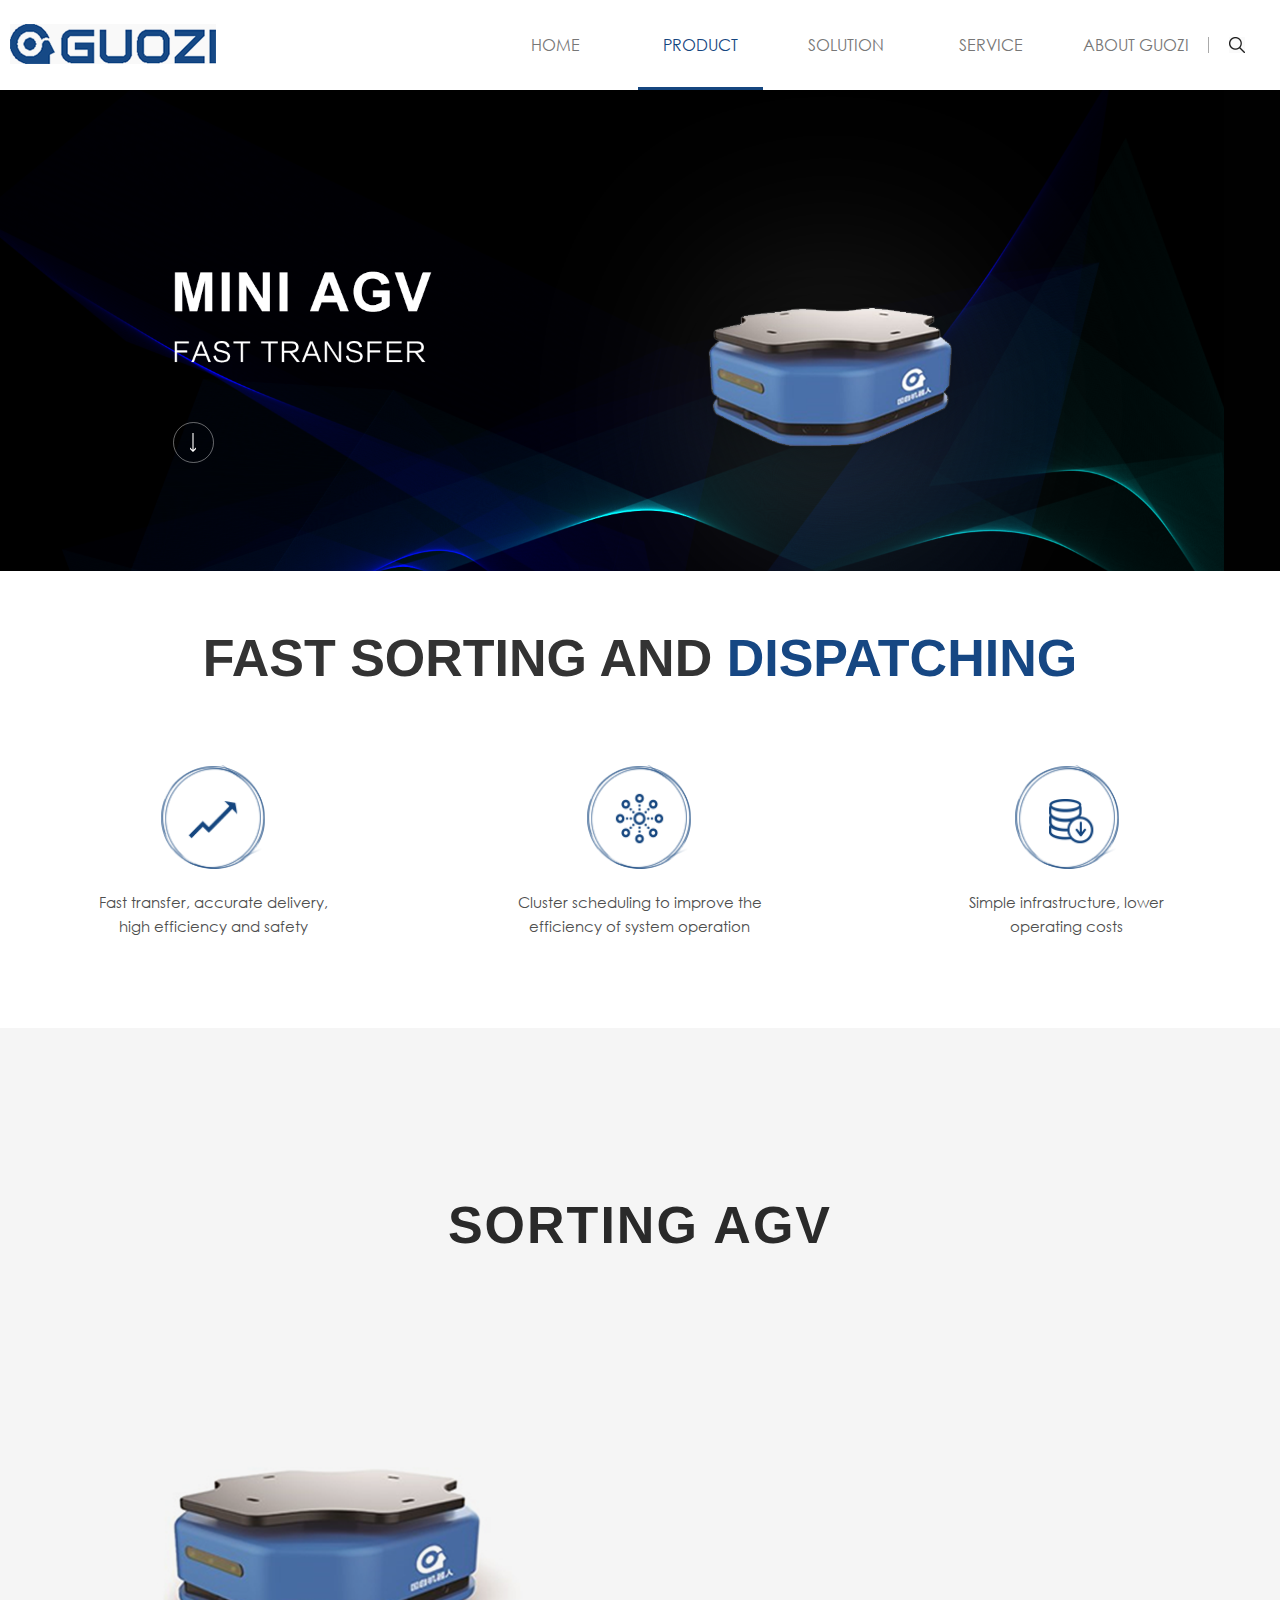
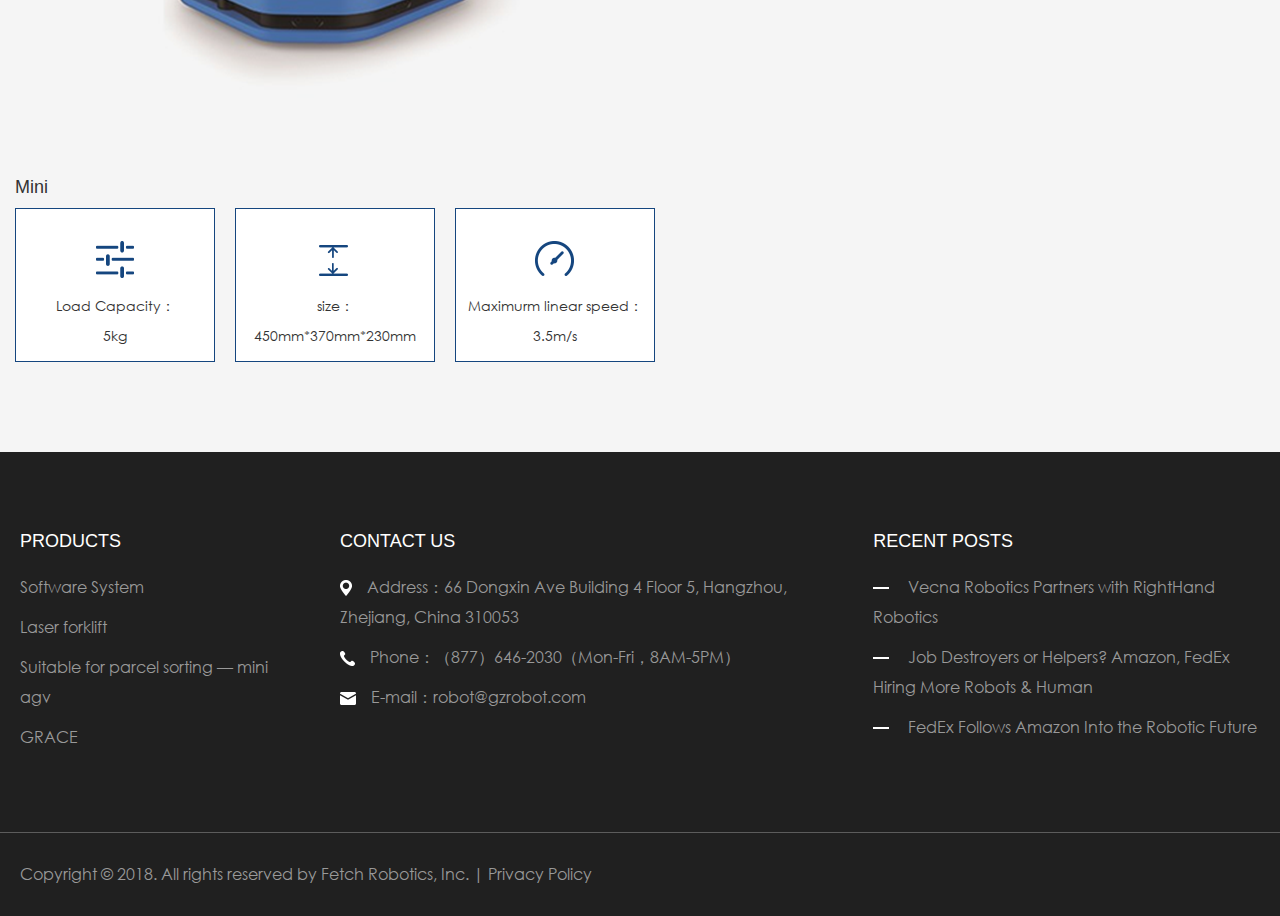
<file: view/products/product3.html>
<!DOCTYPE html>
<html lang="en">
<head>
    <meta charset="UTF-8">
    <title>MINI AGV</title>
    <meta name="viewport"
          content="width=device-width, user-scalable=no, initial-scale=1.0, maximum-scale=1.0, minimum-scale=1.0">
    <meta http-equiv="X-UA-Compatible" content="ie=edge">
    <link rel="stylesheet" href="../../css/bootstrap.min.css">
    <link rel="stylesheet" href="../../css/swiper-4.2.6.min.css">
    <link rel="stylesheet" href="../../css/main.css">
</head>
<body class="container-fluid ">
<header class="content-box-lg">
    <!--<div class="">-->
    <div class="content-box row">
        <span class="header-logo"><img class="w100" src="../../img/logo.png" alt=""></span>
        <nav class="navbar navbar-default" role="navigation">
            <div class="navbar-header">
                <button type="button" class="navbar-toggle" data-toggle="collapse"
                        data-target="#example-navbar-collapse">
                    <span class="sr-only">切换导航</span>
                    <span class="icon-bar"></span>
                    <span class="icon-bar"></span>
                    <span class="icon-bar"></span>
                </button>
            </div>
            <div class="collapse navbar-collapse" id="example-navbar-collapse">
                <ul class="nav navbar-nav">
                    <li><a href="../../index.html">HOME</a></li>
                    <!--产品-->
                    <li class="active">
                        <a href="../../view/products/product1.html" class="dropdown-toggle">PRODUCT</a>
                        <ul class="dropdown-menu">
                            <li><a href="../../view/products/product1.html">LASER FORKLIFT</a></li>
                            <li><a href="../../view/products/product2.html">STAR SYSTEM</a></li>
                            <li><a href="../../view/products/product3.html">MINI AGV</a></li>
                            <!--<li><a href="view/products/product5.html">
                                PUBLIC
                                <br>
                                HARDWARE
                            </a></li>-->
                            <li><a href="../../view/products/product5.html">GRACE</a></li>
                        </ul>
                    </li>
                    <!--解决方案-->
                    <li>
                        <a href="../../view/solution/solution.html">SOLUTION</a>
                    </li>
                    <!--服务中心-->
                    <li><a href="../../view/seve/serve.html">SERVICE</a></li>
                    <!--关于我们-->
                    <li class="">
                        <a href="#" class="dropdown-toggle">ABOUT GUOZI</a>
                        <ul class="dropdown-menu">
                            <li><a href="../../view/aboutsus/about.html">COMPANY</a></li>
                            <li><a href="../../view/news/newList.html">NEWS</a></li>
                            <li><a href="../../view/contactus/contactUs.html">CONTACT US</a></li>
                        </ul>
                    </li>
                </ul>
                <span class="search-logo"><img class="w100" src="../../img/search.png" alt=""></span>
            </div>
            <span class="search-logo1 visible-xs-block"><img class="w100" src="../../img/search.png" alt=""></span>
            <div id="search_div">
                <div class="search_input">
                    <img class="search_close" src="../../img/close.png" alt="">
                    <form id="myform" action="javascript:void(0)">
                        <input placeholder="search"  type="text">
                    </form>
                    <a href="../../view/search/search.html"><img src="../../img/search.png" alt=""></a>
                    <span class="visible-xs-inline-block search_close">cancel</span>
                </div>
                <div class="search_content"></div>
                <div class="search_bg visible-xs-block"></div>
            </div>
        </nav>
    </div>
    <!--</div>-->
</header>
<!--banner图-->
<div class=" content-box-lg row">
    <div class=" bannebox">
        <div class="pro1_bannner"  >
            <a href=""><img src="../../img/pro3_banner.png" alt=""></a>
        </div>
        <div class="pro_bannertit">
            <!--<p class="tit">MINI AGV</p>-->
            <!--<p class="titsm">FAST TRANSFER</p>-->
            <p class="tit_img"><i></i></p>
        </div>
    </div>
</div>
<!--图标区域-->
<div class="content-box row pro_icon pro_icon_div">
    <div class=" pro1_middle">
        <!--<div class="pro1_middleTit">Fast sorting and <span style="color:#164783">dispatching </span></div>-->
        <div class="pro1_middleTit">FAST SORTING AND <span style="color:#164783">DISPATCHING </span></div>
        <!--<div class="pro5_iconbox">-->
            <ul>
                <li class="col-lg-4 col-xs-6 ">
                    <img src="../../img/pro3_icon.png" alt="">
                    <p class="pro1_midcon pro1_midcon" >Fast transfer, accurate delivery, high efficiency and safety</p>
                </li>
                <li class="col-lg-4 col-xs-6 ">
                    <img src="../../img/pro3_icon1.png" alt="">
                    <p class="pro1_midcon pro1_midcon">Cluster scheduling to improve the efficiency of system operation</p>
                </li>
                <li class="col-lg-4 col-xs-6 ">
                    <img src="../../img/pro3_icon2.png" alt="">
                    <p class="pro1_midcon pro1_midcon">Simple infrastructure, lower operating costs</p>
                </li>
            </ul>
        <!--</div>-->

    </div>
</div>
<!--图片展示-->
<div class="content-box-lg pro1_showbox">
    <div class="row content-box pro1_show">
        <div class="pro1_showtit">SORTING AGV</div>
        <ul>
            <li class="col-lg-6 col-sm-12">
                <a href="productcon.html">
                    <div class="pro1_conbox_img">
                        <img class="img-sm-100" src="../../img/pro3_con.png" alt="">
                        <b><img src="../../img/jiahao.png" alt=""></b>
                    </div>
                    <h5>Mini</h5>

                </a>
                    <div class="pro1_conbox">
                        <ol class="pro1_conboxul">
                            <li  class="col-xs-4">
                                <img src="../../img/pro1_sm.png" alt="">
                                <p>Load Capacity：</p>
                                <p>5kg</p>
                            </li>
                            <li class="col-xs-4">
                                <img src="../../img/pro1_sm2.png" alt="">
                                <p>size：</p>
                                <p>450mm*370mm*230mm</p>
                            </li>
                            <li class="col-xs-4">
                                <img src="../../img/pro1_sm1.png" alt="">
                                <p>Maximurm linear speed：</p>
                                <p>3.5m/s</p>
                            </li>
                        </ol>
                    </div>
            </li>
        </ul>
    </div>
</div>
<footer class="content-box-lg">
    <!--<div class=" row">-->
    <!--<div class="foot_banner">
        <img class="w100" src="../../img/footer_banner.png" alt="">
        <div class="foot_logos">
            <h6>SHARE & LINK</h6>
            <ul>
                <li>
                    <p><img src="../../img/facebook_logo.png" alt=""></p>
                    Facebook
                </li>
                <li>
                    <p class="foot_border"><img src="../../img/guozi_logo.png" alt=""></p>
                    Chinese network
                </li>
                <li>
                    <p><img src="../../img/ins_logo.png" alt=""></p>
                    Ins
                </li>
            </ul>
        </div>
    </div>-->
    <div class="foot_message content-box-lg">
        <ul class="row content-box">
            <li class="col-md-3 col-xs-12 hidden-xs">
                <h6>PRODUCTS</h6>
                <p>
                    <a href="../../view/products/product2.html">Software System
                    </a>
                </p>
                <p>
                    <a href="../../view/products/product1.html">Laser forklift
                    </a>
                </p>
                <p>
                    <a href="../../view/products/product3.html">Suitable for parcel sorting — mini agv
                    </a>
                </p>
                <!--<p>Suitable for parcel sorting — mini agv</p>-->
                <!--<p>
                    <a href="../../view/products/productcon.html">Public Hardware
                    </a>
                </p>-->
                <p>
                    <a href="../../view/products/product5.html">GRACE
                    </a>
                </p>
            </li>
            <li class="col-md-5 col-xs-12">
                <h6>CONTACT US</h6>
                <p><img src="../../img/adress.png" alt="">Address：66 Dongxin Ave Building 4 Floor 5, Hangzhou, Zhejiang, China 310053</p>
                <p><img src="../../img/tel.png" alt="">Phone：（877）646-2030（Mon-Fri，8AM-5PM）</p>
                <p><img src="../../img/email.png" alt="">E-mail：robot@gzrobot.com</p>
            </li>
            <li class="col-md-4 col-xs-12 foot_bottom_r hidden-xs">
                <h6>RECENT POSTS</h6>
                <p>
                    <a href="../../view/news/newsContent.html">Vecna Robotics Partners with RightHand Robotics
                    </a>
                </p>
                <p>
                    <a href="../../view/news/newsContent.html">Job Destroyers or Helpers? Amazon, FedEx Hiring More Robots & Human
                    </a>
                </p>
                <p>
                    <a href="../../view/news/newsContent.html">FedEx Follows Amazon Into the Robotic Future
                    </a>
                </p>
            </li>
        </ul>
        <div class="content-box-lg foot_message_b">
            <div class="content-box ">
                Copyright © 2018. All rights reserved by Fetch Robotics, Inc. | Privacy Policy
            </div>
        </div>
    </div>

</footer>
</body>
</html>
<script src="../../js/jquery-3.3.1.min.js"></script>
<script src="../../js/bootstrap.min.js"></script>
<script src="../../js/header.js"></script>
<script>
    listHeight()
</script>
</file>
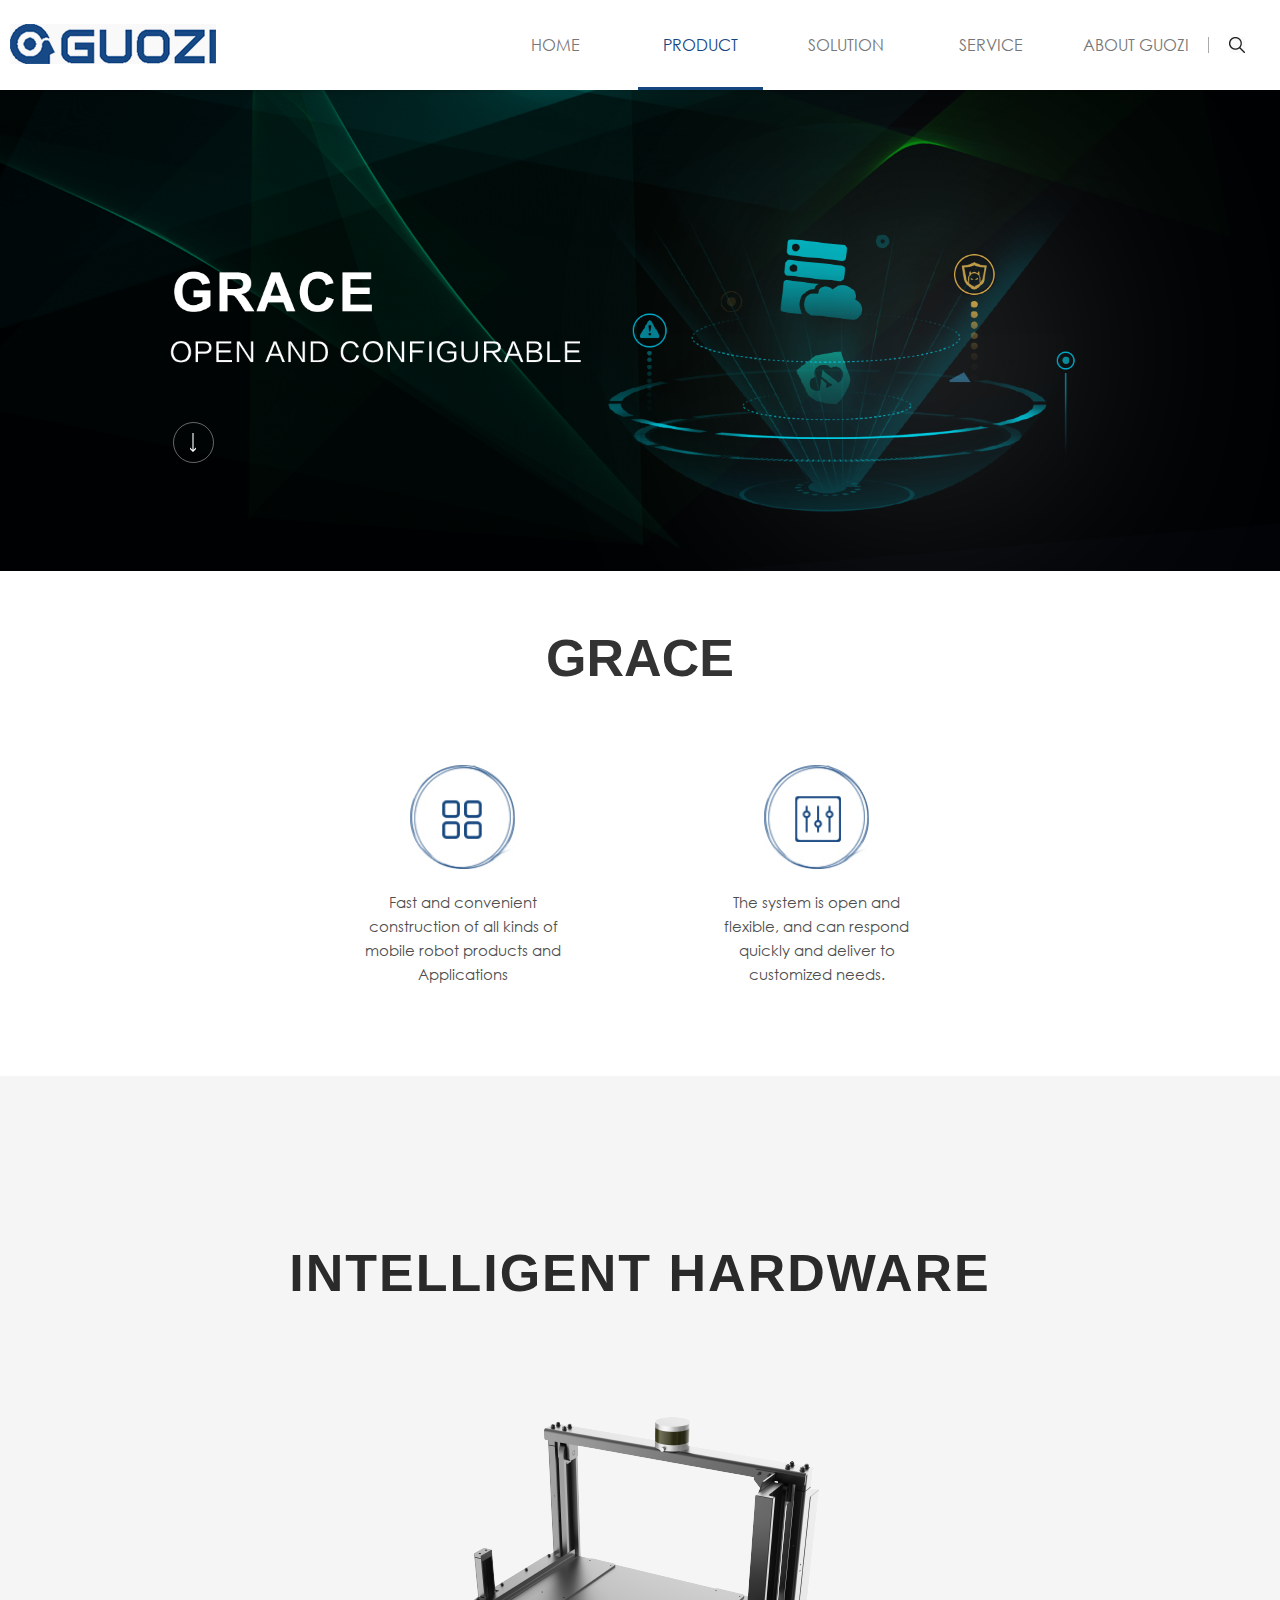
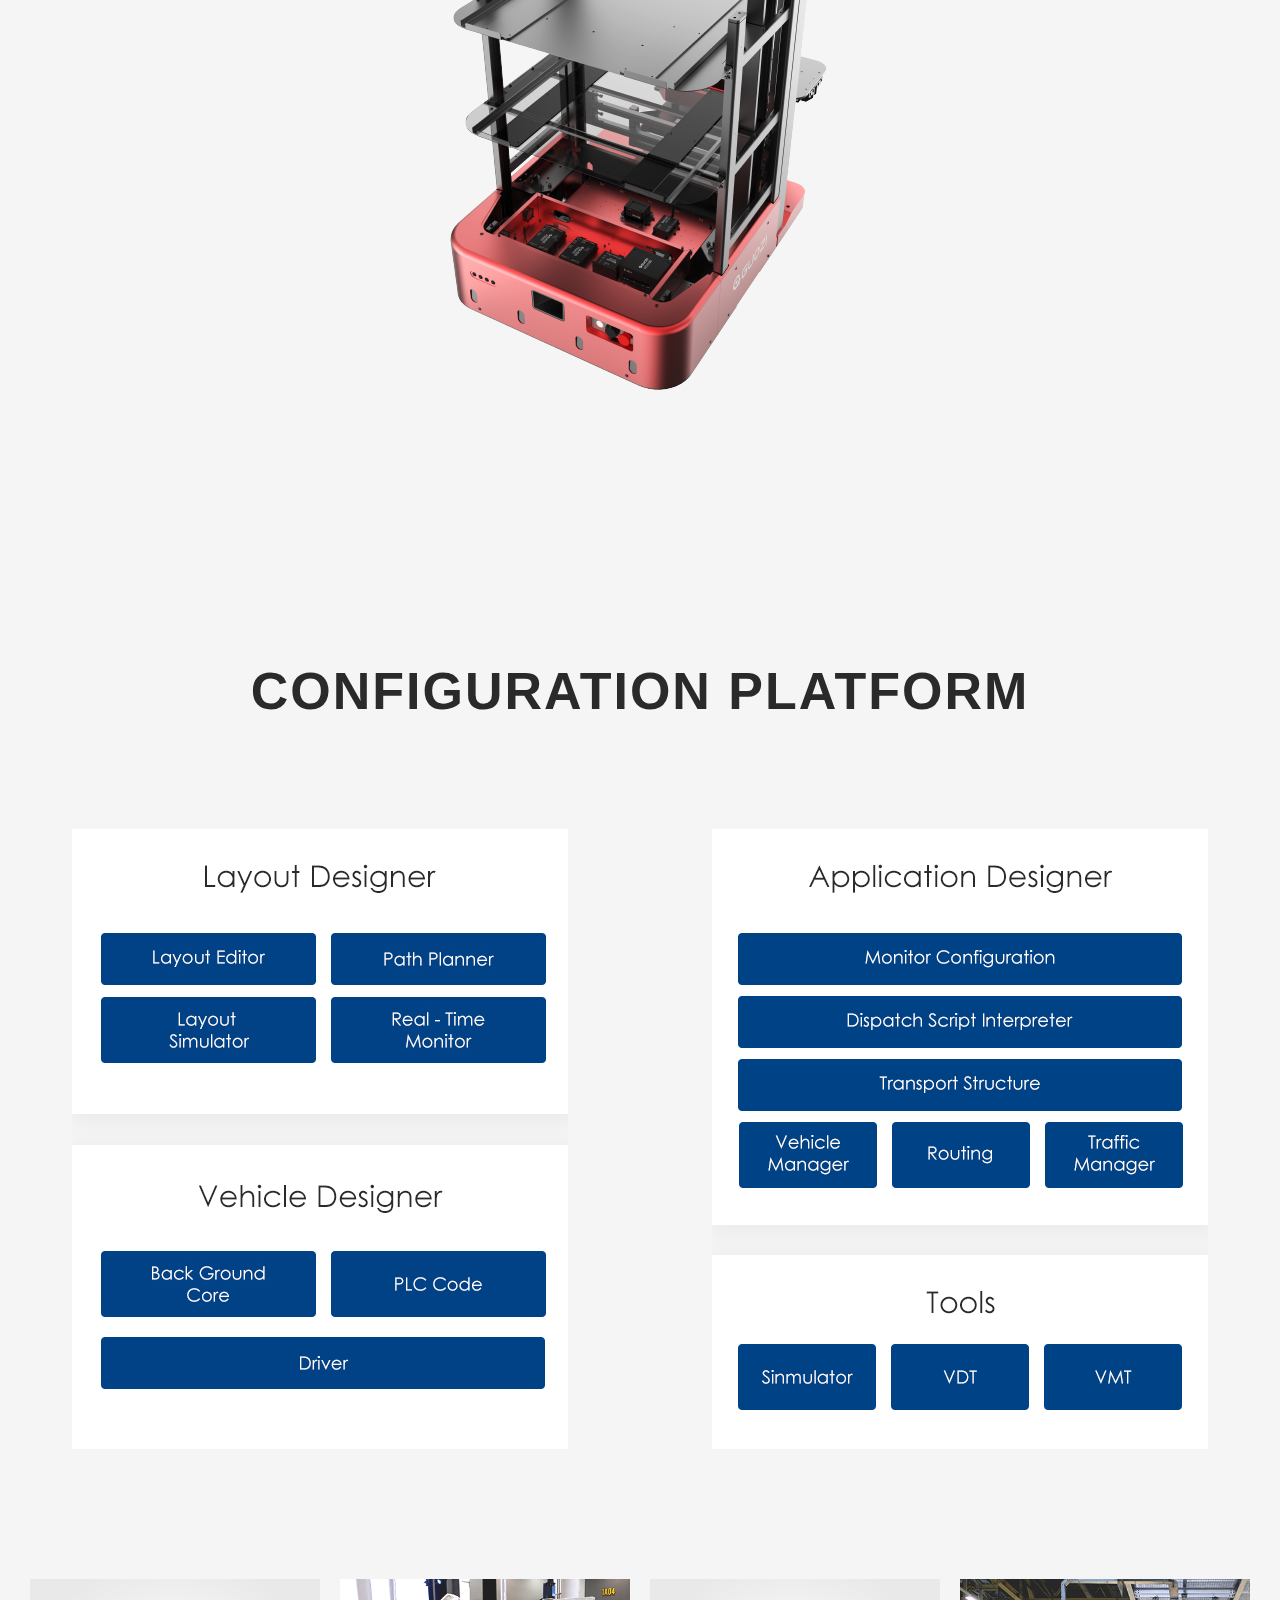
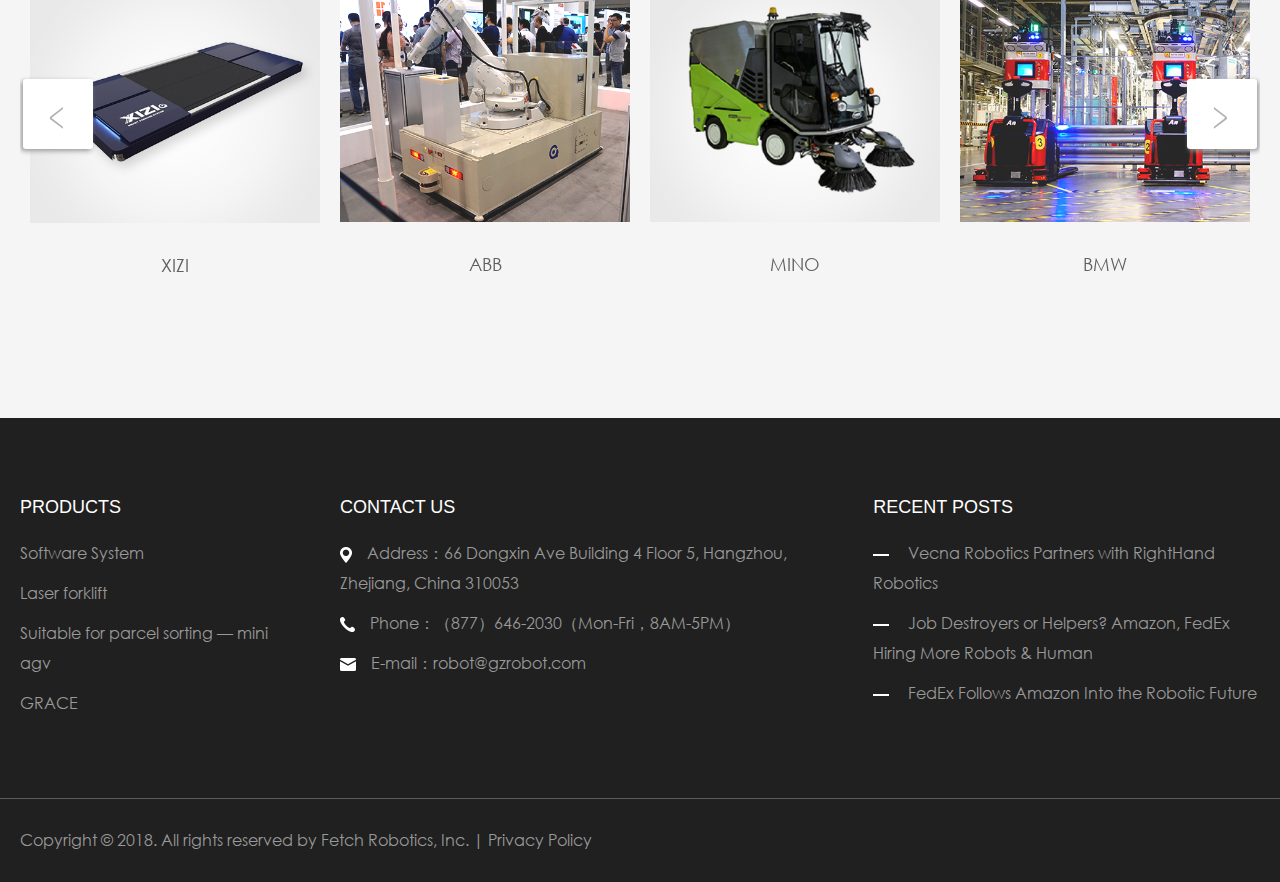
<file: view/products/product5.html>
<!DOCTYPE html>
<html lang="en">
<head>
    <meta charset="UTF-8">
    <title>GRACE</title>
    <meta name="viewport"
          content="width=device-width, user-scalable=no, initial-scale=1.0, maximum-scale=1.0, minimum-scale=1.0">
    <meta http-equiv="X-UA-Compatible" content="ie=edge">
    <link rel="stylesheet" href="../../css/bootstrap.min.css">
    <link rel="stylesheet" href="../../css/swiper-4.2.6.min.css">
    <link rel="stylesheet" href="../../css/main.css">
</head>
<body class="container-fluid ">
<header class="content-box-lg">
    <!--<div class="">-->
    <div class="content-box row">
        <span class="header-logo"><img class="w100" src="../../img/logo.png" alt=""></span>
        <nav class="navbar navbar-default" role="navigation">
            <div class="navbar-header">
                <button type="button" class="navbar-toggle" data-toggle="collapse"
                        data-target="#example-navbar-collapse">
                    <span class="sr-only">切换导航</span>
                    <span class="icon-bar"></span>
                    <span class="icon-bar"></span>
                    <span class="icon-bar"></span>
                </button>
            </div>
            <div class="collapse navbar-collapse" id="example-navbar-collapse">
                <ul class="nav navbar-nav">
                    <li><a href="../../index.html">HOME</a></li>
                    <!--产品-->
                    <li class="active">
                        <a href="../../view/products/product1.html" class="dropdown-toggle">PRODUCT</a>
                        <ul class="dropdown-menu">
                            <li><a href="../../view/products/product1.html">LASER FORKLIFT</a></li>
                            <li><a href="../../view/products/product2.html">STAR SYSTEM</a></li>
                            <li><a href="../../view/products/product3.html">MINI AGV</a></li>
                            <!--<li><a href="view/products/product5.html">
                                PUBLIC
                                <br>
                                HARDWARE
                            </a></li>-->
                            <li><a href="../../view/products/product5.html">GRACE</a></li>
                        </ul>
                    </li>
                    <!--解决方案-->
                    <li>
                        <a href="../../view/solution/solution.html">SOLUTION</a>
                    </li>
                    <!--服务中心-->
                    <li><a href="../../view/seve/serve.html">SERVICE</a></li>
                    <!--关于我们-->
                    <li class="">
                        <a href="#" class="dropdown-toggle">ABOUT GUOZI</a>
                        <ul class="dropdown-menu">
                            <li><a href="../../view/aboutsus/about.html">COMPANY</a></li>
                            <li><a href="../../view/news/newList.html">NEWS</a></li>
                            <li><a href="../../view/contactus/contactUs.html">CONTACT US</a></li>
                        </ul>
                    </li>
                </ul>
                <span class="search-logo"><img class="w100" src="../../img/search.png" alt=""></span>
            </div>
            <span class="search-logo1 visible-xs-block"><img class="w100" src="../../img/search.png" alt=""></span>
            <div id="search_div">
                <div class="search_input">
                    <img class="search_close" src="../../img/close.png" alt="">
                    <form id="myform" action="javascript:void(0)">
                        <input placeholder="search"  type="text">
                    </form>
                    <a href="../../view/search/search.html"><img src="../../img/search.png" alt=""></a>
                    <span class="visible-xs-inline-block search_close">cancel</span>
                </div>
                <div class="search_content"></div>
                <div class="search_bg visible-xs-block"></div>
            </div>
        </nav>
    </div>
    <!--</div>-->
</header>
<!--banner图-->
<div class="content-box-lg ">
    <div class="row bannebox">
        <div class="pro1_bannner"  >
            <a href=""><img src="../../img/pro5_banner.png" alt=""></a>
        </div>
        <div class="pro_bannertit">
            <!--<p class="tit">GRACE</p>-->
            <!--<p class="titsm">OPEN AND CONGIGURABLE</p>-->
            <p class="tit_img"><i></i></p>
        </div>
    </div>
</div>
<!--图标区域-->
<div class="content-box row pro_icon_div">
    <div class=" pro1_middle">
        <div class="pro1_middleTit">GRACE</div>
        <div class="pro5_iconbox">
            <ul>
                <li class="col-lg-6 col-xs-6 ">
                    <img src="../../img/pro5_icon.png" alt="">
                    <p class="pro1_midcon" >Fast and convenient construction of all kinds of mobile robot products and Applications</p>
                </li>
                <li class="col-lg-6 col-xs-6">
                    <img src="../../img/pro5_icon1.png" alt="">
                    <p class="pro1_midcon">The system is open and flexible, and can respond quickly and deliver to customized needs.</p>
                </li>
            </ul>
        </div>
    </div>
</div>
<!--图片展示-->
<div class="content-box-lg pro1_showbox">
    <div class="row content-box pro1_show">
        <div class="pro1_showtit">INTELLIGENT HARDWARE</div>
        <ul>
            <li class="col-lg-12 col-sm-12">

                <img src="../../img/pro5_con.png" alt="">
            </li>
        </ul>
    </div>
    <div class="row content-box pro1_show">
        <div class="pro1_showtit">CONFIGURATION PLATFORM</div>
        <div class="pro5_titcon">
            <ul>
                <li class="col-lg-6 col-sm-12"><img src="../../img/pro5_tit.jpg" alt=""></li>
                <li class="col-lg-6 col-sm-12"><img src="../../img/pro5_tit1.png" alt=""></li>
            </ul>
        </div>
    </div>
    <div  id="pro5_lunbobox" class="content-box-lg">
        <div class="row  swiper-container">

            <ul class="swiper-wrapper">
                <li class="swiper-slide">
                    <a href="productcon.html">
                        <img src="../../img/pro5_show1.png" alt="">
                        <p>XIZI</p></a>
                </li>
                <li class="swiper-slide">
                    <a href="productcon.html"><img src="../../img/pro5_show.png" alt="">
                        <p>ABB</p></a>
                </li>
                <li class="swiper-slide">
                    <a href="productcon.html"><img src="../../img/pro5_show2.png" alt="">
                        <p>MINO</p></a>
                </li>
                <li class="swiper-slide">
                    <a href="productcon.html"><img src="../../img/pro5_show3.png" alt="">
                        <p>BMW</p></a>
                </li>
            </ul>
            <div class="swiper-button-prev swiper_btn" style="top: 30%;margin: 0">﹤</div>
            <div class="swiper-button-next swiper_btn" style="top: 30%;margin: 0">﹥</div>
        </div>
    </div>

</div>
<footer class="content-box-lg">
    <!--<div class=" row">-->
    <!--<div class="foot_banner">
        <img class="w100" src="../../img/footer_banner.png" alt="">
        <div class="foot_logos">
            <h6>SHARE & LINK</h6>
            <ul>
                <li>
                    <p><img src="../../img/facebook_logo.png" alt=""></p>
                    Facebook
                </li>
                <li>
                    <p class="foot_border"><img src="../../img/guozi_logo.png" alt=""></p>
                    Chinese network
                </li>
                <li>
                    <p><img src="../../img/ins_logo.png" alt=""></p>
                    Ins
                </li>
            </ul>
        </div>
    </div>-->
    <div class="foot_message content-box-lg">
        <ul class="row content-box">
            <li class="col-md-3 col-xs-12 hidden-xs">
                <h6>PRODUCTS</h6>
                <p>
                    <a href="../../view/products/product2.html">Software System
                    </a>
                </p>
                <p>
                    <a href="../../view/products/product1.html">Laser forklift
                    </a>
                </p>
                <p>
                    <a href="../../view/products/product3.html">Suitable for parcel sorting — mini agv
                    </a>
                </p>
                <!--<p>Suitable for parcel sorting — mini agv</p>-->
              <!--  <p>
                    <a href="../../view/products/productcon.html">Public Hardware
                    </a>
                </p>-->
                <p>
                    <a href="../../view/products/product5.html">GRACE
                    </a>
                </p>
            </li>
            <li class="col-md-5 col-xs-12">
                <h6>CONTACT US</h6>
                <p><img src="../../img/adress.png" alt="">Address：66 Dongxin Ave Building 4 Floor 5, Hangzhou, Zhejiang, China 310053</p>
                <p><img src="../../img/tel.png" alt="">Phone：（877）646-2030（Mon-Fri，8AM-5PM）</p>
                <p><img src="../../img/email.png" alt="">E-mail：robot@gzrobot.com</p>
            </li>
            <li class="col-md-4 col-xs-12 foot_bottom_r hidden-xs">
                <h6>RECENT POSTS</h6>
                <p>
                    <a href="../../view/news/newsContent.html">Vecna Robotics Partners with RightHand Robotics
                    </a>
                </p>
                <p>
                    <a href="../../view/news/newsContent.html">Job Destroyers or Helpers? Amazon, FedEx Hiring More Robots & Human
                    </a>
                </p>
                <p>
                    <a href="../../view/news/newsContent.html">FedEx Follows Amazon Into the Robotic Future
                    </a>
                </p>
            </li>
        </ul>
        <div class="content-box-lg foot_message_b">
            <div class="content-box ">
                Copyright © 2018. All rights reserved by Fetch Robotics, Inc. | Privacy Policy
            </div>
        </div>
    </div>

</footer>
</body>
</html>
<script src="../../js/jquery-3.3.1.min.js"></script>
<script src="../../js/bootstrap.min.js"></script>
<script src="../../js/swiper-4.2.6.min.js"></script>
<script src="../../js/header.js"></script>

<script>
    var mySwiper = new Swiper ('#pro5_lunbobox .swiper-container', {
        autoplay: true,
        grabCursor:true,
        loop: true,
        slidesPerView: 4,
        spaceBetween: 0,
        navigation: {
            nextEl: '.swiper-button-next',
            prevEl: '.swiper-button-prev',
        },
        breakpoints: {
            //当宽度小于等于767
            767: {
                slidesPerView: 1,
//                spaceBetween: 10
            },
            //当宽度小于等于640
            1024: {
                slidesPerView: 2,
//                spaceBetween: 20
            }
        }
    })

</script>
</file>
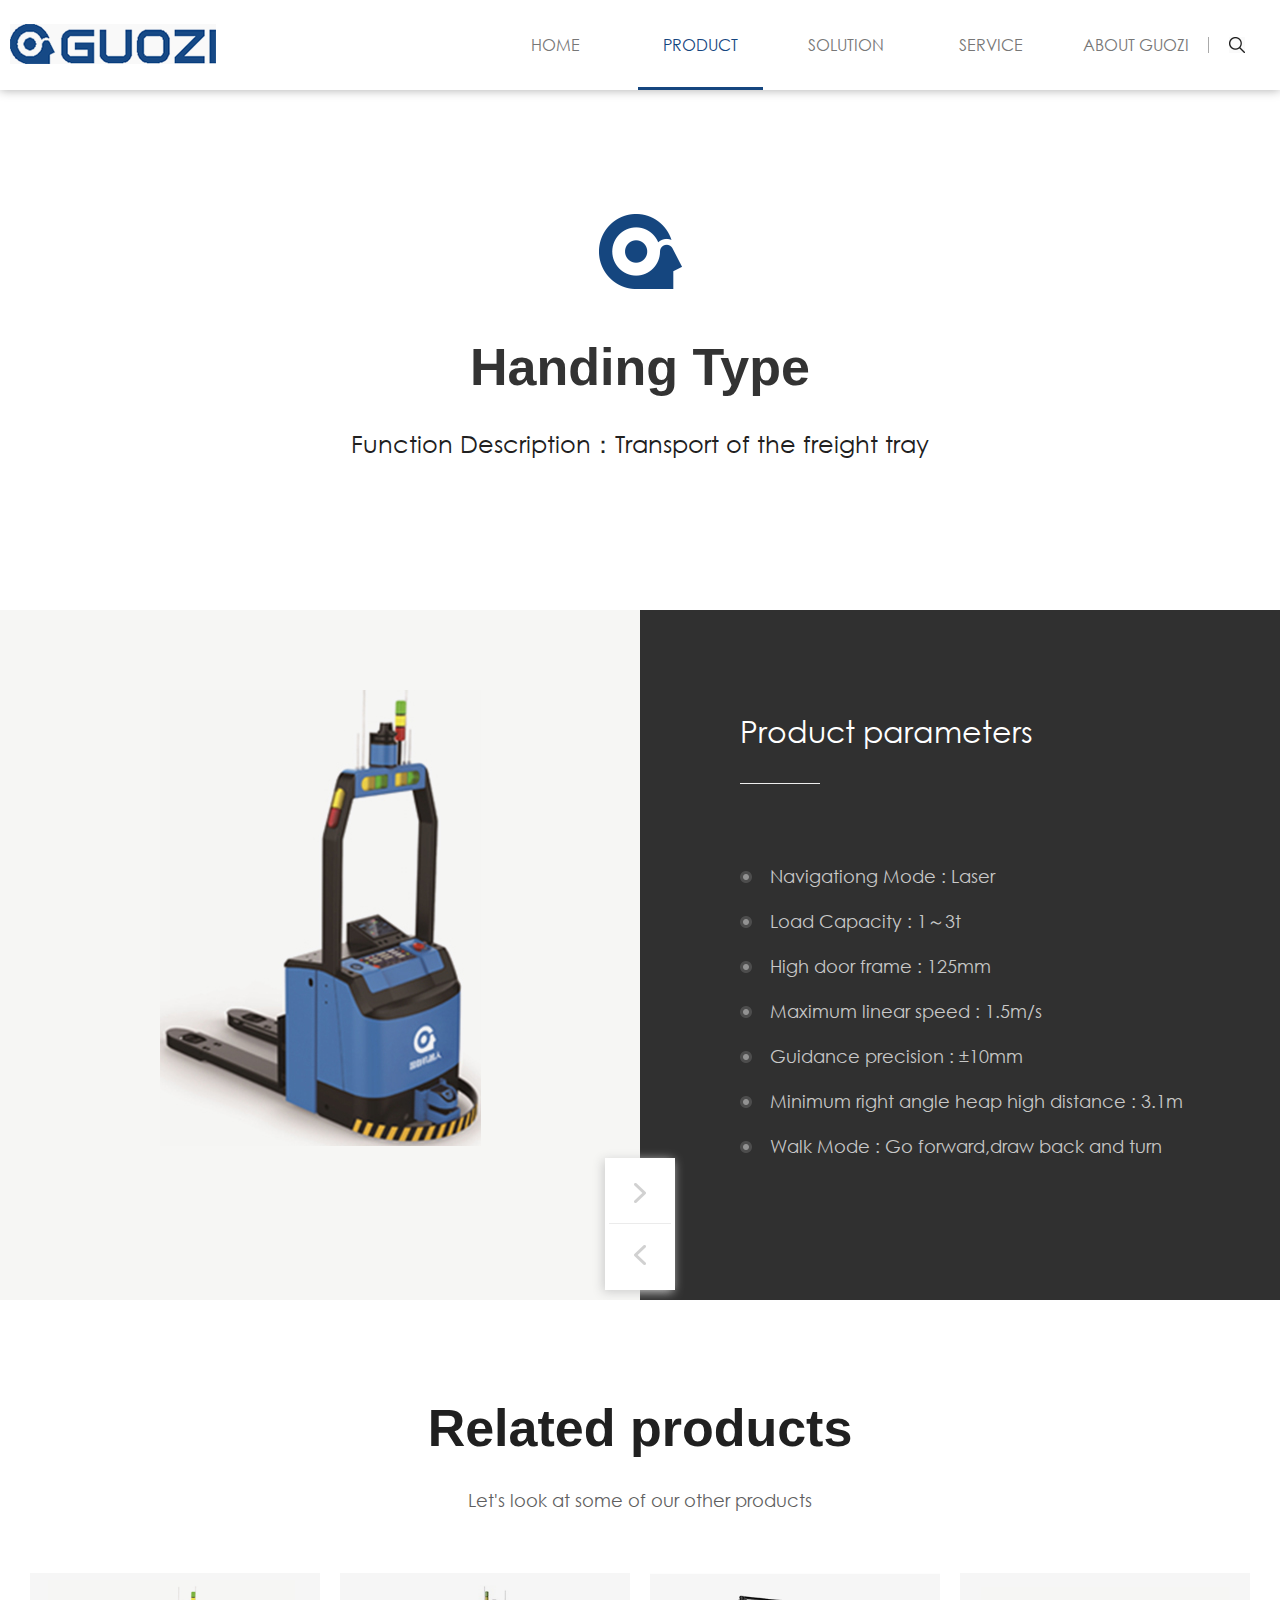
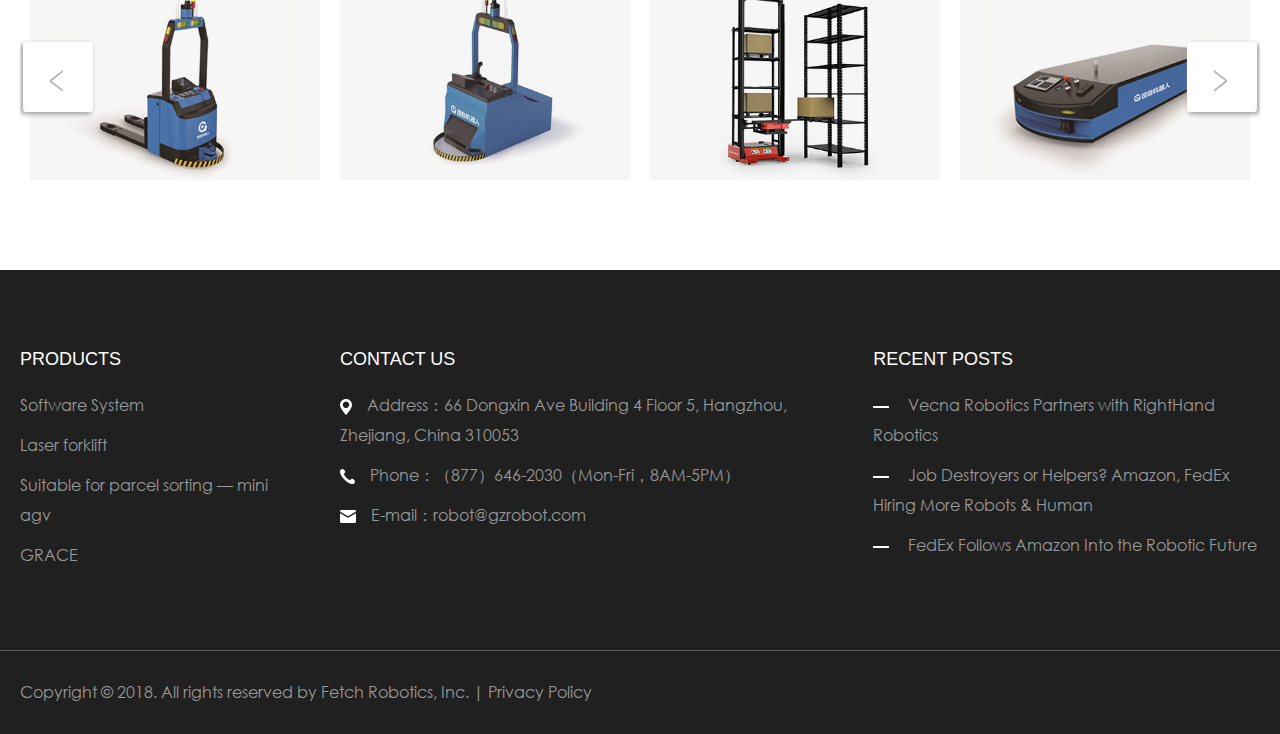
<file: view/products/productcon.html>
<!DOCTYPE html>
<html lang="en">
<head>
    <meta charset="UTF-8">
    <title>Product</title>
    <meta name="viewport"
          content="width=device-width, user-scalable=no, initial-scale=1.0, maximum-scale=1.0, minimum-scale=1.0">
    <meta http-equiv="X-UA-Compatible" content="ie=edge">
    <link rel="stylesheet" href="../../css/bootstrap.min.css">
    <link rel="stylesheet" href="../../css/swiper-4.2.6.min.css">
    <link rel="stylesheet" href="../../css/main.css">
</head>
<body class="container-fluid">

<header class="content-box-lg">
    <!--<div class="">-->
    <div class="content-box row">
        <span class="header-logo"><img class="w100" src="../../img/logo.png" alt=""></span>
        <nav class="navbar navbar-default" role="navigation">
            <div class="navbar-header">
                <button type="button" class="navbar-toggle" data-toggle="collapse"
                        data-target="#example-navbar-collapse">
                    <span class="sr-only">切换导航</span>
                    <span class="icon-bar"></span>
                    <span class="icon-bar"></span>
                    <span class="icon-bar"></span>
                </button>
            </div>
            <div class="collapse navbar-collapse" id="example-navbar-collapse">
                <ul class="nav navbar-nav">
                    <li><a href="../../index.html">HOME</a></li>
                    <!--产品-->
                    <li class="active">
                        <a href="../../view/products/product1.html" class="dropdown-toggle">PRODUCT</a>
                        <ul class="dropdown-menu">
                            <li><a href="../../view/products/product1.html">LASER FORKLIFT</a></li>
                            <li><a href="../../view/products/product2.html">STAR SYSTEM</a></li>
                            <li><a href="../../view/products/product3.html">MINI AGV</a></li>
                            <!--<li><a href="view/products/product5.html">
                                PUBLIC
                                <br>
                                HARDWARE
                            </a></li>-->
                            <li><a href="../../view/products/product5.html">GRACE</a></li>
                        </ul>
                    </li>
                    <!--解决方案-->
                    <li>
                        <a href="../../view/solution/solution.html">SOLUTION</a>
                    </li>
                    <!--服务中心-->
                    <li><a href="../../view/seve/serve.html">SERVICE</a></li>
                    <!--关于我们-->
                    <li class="">
                        <a href="#" class="dropdown-toggle">ABOUT GUOZI</a>
                        <ul class="dropdown-menu">
                            <li><a href="../../view/aboutsus/about.html">COMPANY</a></li>
                            <li><a href="../../view/news/newList.html">NEWS</a></li>
                            <li><a href="../../view/contactus/contactUs.html">CONTACT US</a></li>
                        </ul>
                    </li>
                </ul>
                <span class="search-logo"><img class="w100" src="../../img/search.png" alt=""></span>
            </div>
            <span class="search-logo1 visible-xs-block"><img class="w100" src="../../img/search.png" alt=""></span>
            <div id="search_div">
                <div class="search_input">
                    <img class="search_close" src="../../img/close.png" alt="">
                    <form id="myform" action="javascript:void(0)">
                        <input placeholder="search"  type="text">
                    </form>
                    <a href="../../view/search/search.html"><img src="../../img/search.png" alt=""></a>
                    <span class="visible-xs-inline-block search_close">cancel</span>
                </div>
                <div class="search_content"></div>
                <div class="search_bg visible-xs-block"></div>
            </div>
        </nav>
    </div>
    <!--</div>-->
</header>
<!--banner图-->
<div class="content-box-lg row">
    <div class=" bannebox">
        <div class="procon_bannner"  >
            <a href=""><img src="../../img/logo_not.png" alt=""></a>
            <h2>Handing Type</h2>
            <p class="procon_det">Function Description：Transport of the freight tray</p>
        </div>
    </div>
    <div class=" procon_tabbox row">
        <div class="col-md-6 col-sm-12 swiper-container" id="procon_smbanner">
            <div class="swiper-wrapper">
                <div class="swiper-slide"><img src="../../img/pro1_con1.png"></div>
                <div class="swiper-slide"><img src="../../img/pro1_con1.png"></div>
                <div class="swiper-slide"><img src="../../img/pro1_con1.png"></div>
            </div>

        </div>
        <div class="col-md-6 col-sm-12 procon_list">
            <p>Product parameters</p>
            <hr align="left">
            <ul>
                <li class="col-md-12 procon_itemlist">Navigationg Mode :   Laser</li>
                <li class="col-md-12 procon_itemlist">Load Capacity :  1～3t</li>
                <li class="col-md-12 procon_itemlist">High door frame :   125mm</li>
                <li class="col-md-12 procon_itemlist">Maximum linear speed :   1.5m/s</li>
                <li class="col-md-12 procon_itemlist">Guidance precision :   ±10mm</li>
                <li class="col-md-12 procon_itemlist">Minimum right angle heap high distance :   3.1m</li>
                <li class="col-md-12 procon_itemlist">Walk Mode :   Go forward,draw back and turn</li>
            </ul>
        </div>
        <div class="procon_btn visible-md-block visible-lg-block">
            <div class="btn_right"></div>
            <div class="btn_left"></div>
            <!--<div class="swiper-button-prev swiper_btn"></div>-->
            <!--<div class="swiper-button-next swiper_btn"></div>-->
        </div>
    </div>
    <div  id="pro5_lunbobox" class="content-box-lg">
        <h1>Related products</h1>
        <p>Let's look at some of our other products</p>
        <div class="row  swiper-container">
            <ul class="swiper-wrapper">
                <li class="swiper-slide">
                    <img src="../../img/prony_show.png" alt="">
                    <!--<p>XIZI</p>-->
                </li>
                <li class="swiper-slide">
                    <img src="../../img/prony_show1.png" alt="">
                    <!--<p>ABB</p>-->
                </li>
                <li class="swiper-slide">
                    <img src="../../img/prony_show2.png" alt="">
                    <!--<p>MINO</p>-->
                </li>
                <li class="swiper-slide">
                    <img src="../../img/prony_show3.png" alt="">
                    <!--<p>BMW</p>-->
                </li>
            </ul>
            <div class="swiper-button-prev swiper_btn">﹤</div>
            <div class="swiper-button-next swiper_btn">﹥</div>
        </div>
    </div>

</div>
<footer class="content-box-lg">
    <!--<div class=" row">-->
    <!--<div class="foot_banner">
        <img class="w100" src="../../img/footer_banner.png" alt="">
        <div class="foot_logos">
            <h6>SHARE & LINK</h6>
            <ul>
                <li>
                    <p><img src="../../img/facebook_logo.png" alt=""></p>
                    Facebook
                </li>
                <li>
                    <p class="foot_border"><img src="../../img/guozi_logo.png" alt=""></p>
                    Chinese network
                </li>
                <li>
                    <p><img src="../../img/ins_logo.png" alt=""></p>
                    Ins
                </li>
            </ul>
        </div>
    </div>-->
    <div class="foot_message content-box-lg">
        <ul class="row content-box">
            <li class="col-md-3 col-xs-12 hidden-xs">
                <h6>PRODUCTS</h6>
                <p>
                    <a href="../../view/products/product2.html">Software System
                    </a>
                </p>
                <p>
                    <a href="../../view/products/product1.html">Laser forklift
                    </a>
                </p>
                <p>
                    <a href="../../view/products/product3.html">Suitable for parcel sorting — mini agv
                    </a>
                </p>
                <!--<p>Suitable for parcel sorting — mini agv</p>-->
                <!--<p>
                    <a href="../../view/products/productcon.html">Public Hardware
                    </a>
                </p>-->
                <p>
                    <a href="../../view/products/product5.html">GRACE
                    </a>
                </p>
            </li>
            <li class="col-md-5 col-xs-12">
                <h6>CONTACT US</h6>
                <p><img src="../../img/adress.png" alt="">Address：66 Dongxin Ave Building 4 Floor 5, Hangzhou, Zhejiang, China 310053</p>
                <p><img src="../../img/tel.png" alt="">Phone：（877）646-2030（Mon-Fri，8AM-5PM）</p>
                <p><img src="../../img/email.png" alt="">E-mail：robot@gzrobot.com</p>
            </li>
            <li class="col-md-4 col-xs-12 foot_bottom_r hidden-xs">
                <h6>RECENT POSTS</h6>
                <p>
                    <a href="../../view/news/newsContent.html">Vecna Robotics Partners with RightHand Robotics
                    </a>
                </p>
                <p>
                    <a href="../../view/news/newsContent.html">Job Destroyers or Helpers? Amazon, FedEx Hiring More Robots & Human
                    </a>
                </p>
                <p>
                    <a href="../../view/news/newsContent.html">FedEx Follows Amazon Into the Robotic Future
                    </a>
                </p>
            </li>
        </ul>
        <div class="content-box-lg foot_message_b">
            <div class="content-box ">
                Copyright © 2018. All rights reserved by Fetch Robotics, Inc. | Privacy Policy
            </div>
        </div>
    </div>

</footer>
</body>
</html>
<script src="../../js/jquery-3.3.1.min.js"></script>
<script src="../../js/bootstrap.min.js"></script>
<script src="../../js/swiper-4.2.6.min.js"></script>
<script src="../../js/header.js"></script>
<script>
    var mySwiper = new Swiper ('#procon_smbanner', {
        autoplay: true,
        grabCursor:true,
        loop: true,
        navigation: {
            nextEl: '.btn_left',
            prevEl: '.btn_right',
        },
    })
    var mySwiperBottom = new Swiper ('#pro5_lunbobox .swiper-container', {
        autoplay: true,
        grabCursor:true,
        loop: true,
        slidesPerView: 4,
        spaceBetween: 0,
        navigation: {
            nextEl: '.swiper-button-prev',
            prevEl: '.swiper-button-next',
        },
        breakpoints: {
            //当宽度小于等于767
            767: {
                slidesPerView: 1,
//                spaceBetween: 10
            },
            //当宽度小于等于640
            1024: {
                slidesPerView: 2,
//                spaceBetween: 20
            }
        }
    })
</script>
</file>
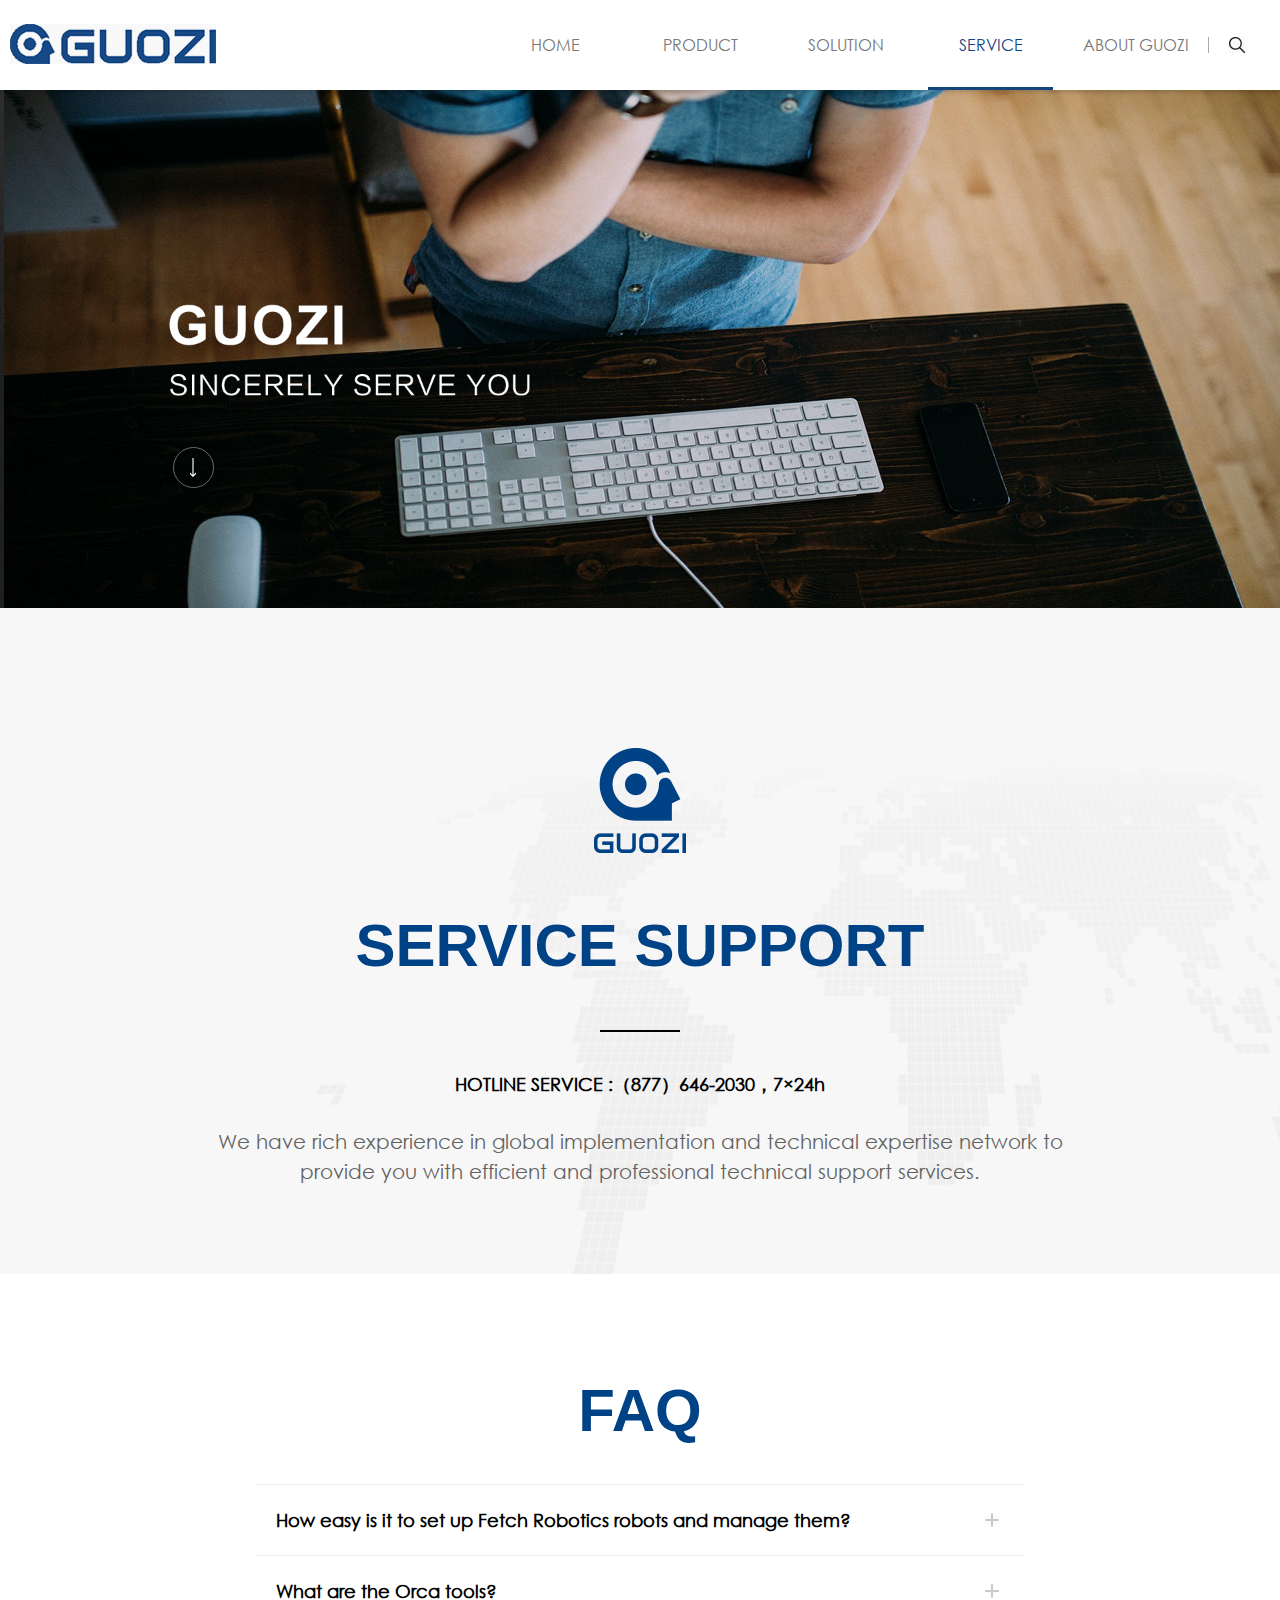
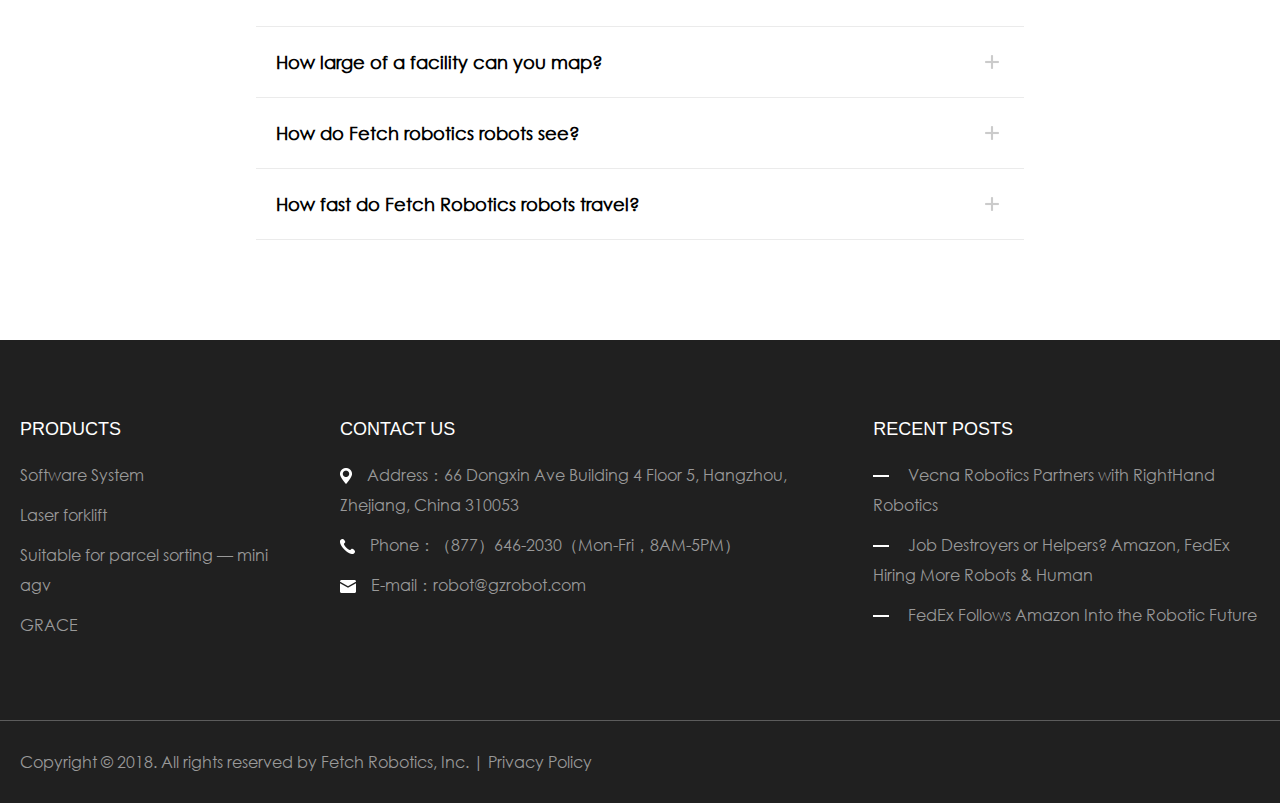
<file: view/seve/serve.html>
<!DOCTYPE html>
<html lang="en">
<head>
    <meta charset="UTF-8">
    <title>SERVICE</title>
    <meta name="viewport"
          content="width=device-width, user-scalable=no, initial-scale=1.0, maximum-scale=1.0, minimum-scale=1.0">
    <meta http-equiv="X-UA-Compatible" content="ie=edge">
    <link rel="stylesheet" href="../../css/bootstrap.min.css">
    <link rel="stylesheet" href="../../css/swiper-4.2.6.min.css">
    <link rel="stylesheet" href="../../css/main.css">
</head>
<body class="container-fluid" >
<header class="content-box-lg">
    <!--<div class="">-->
    <div class="content-box row">
        <span class="header-logo"><img class="w100" src="../../img/logo.png" alt=""></span>
        <nav class="navbar navbar-default" role="navigation">
            <div class="navbar-header">
                <button type="button" class="navbar-toggle" data-toggle="collapse"
                        data-target="#example-navbar-collapse">
                    <span class="sr-only">切换导航</span>
                    <span class="icon-bar"></span>
                    <span class="icon-bar"></span>
                    <span class="icon-bar"></span>
                </button>
            </div>
            <div class="collapse navbar-collapse" id="example-navbar-collapse">
                <ul class="nav navbar-nav">
                    <li><a href="../../index.html">HOME</a></li>
                    <!--产品-->
                    <li class="">
                        <a href="../../view/products/product1.html" class="dropdown-toggle">PRODUCT</a>
                        <ul class="dropdown-menu">
                            <li><a href="../../view/products/product1.html">LASER FORKLIFT</a></li>
                            <li><a href="../../view/products/product2.html">STAR SYSTEM</a></li>
                            <li><a href="../../view/products/product3.html">MINI AGV</a></li>
                            <!--<li><a href="view/products/product5.html">
                                PUBLIC
                                <br>
                                HARDWARE
                            </a></li>-->
                            <li><a href="../../view/products/product5.html">GRACE</a></li>
                        </ul>
                    </li>
                    <!--解决方案-->
                    <li>
                        <a href="../../view/solution/solution.html">SOLUTION</a>
                    </li>
                    <!--服务中心-->
                    <li class="active"><a href="../../view/seve/serve.html">SERVICE</a></li>
                    <!--关于我们-->
                    <li class="">
                        <a href="#" class="dropdown-toggle">ABOUT GUOZI</a>
                        <ul class="dropdown-menu">
                            <li><a href="../../view/aboutsus/about.html">COMPANY</a></li>
                            <li><a href="../../view/news/newList.html">NEWS</a></li>
                            <li><a href="../../view/contactus/contactUs.html">CONTACT US</a></li>
                        </ul>
                    </li>
                </ul>
                <span class="search-logo"><img class="w100" src="../../img/search.png" alt=""></span>
            </div>
            <span class="search-logo1 visible-xs-block"><img class="w100" src="../../img/search.png" alt=""></span>
            <div id="search_div">
                <div class="search_input">
                    <img class="search_close" src="../../img/close.png" alt="">
                    <form id="myform" action="javascript:void(0)">
                        <input placeholder="search"  type="text">
                    </form>
                    <a href="../../view/search/search.html"><img src="../../img/search.png" alt=""></a>
                    <span class="visible-xs-inline-block search_close">cancel</span>
                </div>
                <div class="search_content"></div>
                <div class="search_bg visible-xs-block"></div>
            </div>
        </nav>
    </div>
    <!--</div>-->
</header>
<!--轮播图-->
<div class="content-box-lg">
    <div class="row bannebox">
        <div class="pro1_bannner"  >
            <a href=""><img src="../../img/serve_banner.png" alt=""></a>
        </div>
        <div class="pro_bannertit">
            <!--<p class="tit">GUOZI</p>-->
            <!--<p class="titsm">SINCERELY  SERVE  YOU</p>-->
            <p class="tit_img"><i></i></p>
        </div>
    </div>
</div>

<div class="content-box-lg row">
    <div class="serve_con">
        <img src="../../img/prony_logo.png" alt="">
        <!--<p class="serve_tit">GUOZI</p>-->
        <p class="serve_tit1">SERVICE SUPPORT</p>
        <hr width="30%" size="5">
        <p class="serve_tit2">HOTLINE SERVICE :（877）646-2030，7×24h</p>
        <p class="serve_tit3">We have rich experience in global implementation and technical expertise network to <br>provide you with efficient and professional technical support services.</p>
    </div>
</div>
<!--下拉列表-->
<div class="content-box row xiala_box">
    <div class="xiala_con">
        <div class="xiala_tit">FAQ</div>
        <div class="xiala_item">
            <ul>
                <li class="col-lg-12 col-md-12">
                    <a href="javascript:void(0)">How easy is it to set up Fetch Robotics robots and manage them?</a>
                    <div class="serve_itemlist">
                        <img src="../../img/serve_detail.png" alt="">
                        <img src="../../img/serve_detail1.png" alt="">
                        <div class="serve_itemlistcon">
                            <p>Setup involves four steps:<br>
                                ① Unpack robot and connect to Wi-Fi.<br>
                                ② Map your facility and localize your robot.<br>
                                ③ Annotate your maps, create destinations.<br>
                                ④ Create and schedule workflows.<br>
                                Mapping is easily accomplished by walking your Fetch robot through your facility with the included controller.  Once this is complete, the next step is
                                creating keep-out areas, speed zones, preferred paths, and destinations for the robots.  Next, you assign your robots to your map and set up and
                                schedule workflows.  The interface is intuitive and most operations are point-and-click.  You can complete the entire process in just a few hours.</p>
                        </div>
                    </div>
                </li>
                <li class="col-lg-12 col-md-12">
                    <a href="javascript:void(0)">What are the Orca tools?</a>
                    <div class="serve_itemlist">
                        <img src="../../img/serve_detail.png" alt="">
                        <img src="../../img/serve_detail1.png" alt="">
                        <div class="serve_itemlistcon">
                            <p>Setup involves four steps:<br>
                                ① Unpack robot and connect to Wi-Fi.<br>
                                ② Map your facility and localize your robot.<br>
                                ③ Annotate your maps, create destinations.<br>
                                ④ Create and schedule workflows.<br>
                                Mapping is easily accomplished by walking your Fetch robot through your facility with the included controller.  Once this is complete, the next step is
                                creating keep-out areas, speed zones, preferred paths, and destinations for the robots.  Next, you assign your robots to your map and set up and
                                schedule workflows.  The interface is intuitive and most operations are point-and-click.  You can complete the entire process in just a few hours.</p>
                        </div>
                    </div>
                </li>
                <li class="col-lg-12 col-md-12">
                    <a href="javascript:void(0)">How large of a facility can you map?</a>
                    <div class="serve_itemlist">
                        <img src="../../img/serve_detail.png" alt="">
                        <img src="../../img/serve_detail1.png" alt="">
                        <div class="serve_itemlistcon">
                            <p>Setup involves four steps:<br>
                                ① Unpack robot and connect to Wi-Fi.<br>
                                ② Map your facility and localize your robot.<br>
                                ③ Annotate your maps, create destinations.<br>
                                ④ Create and schedule workflows.<br>
                                Mapping is easily accomplished by walking your Fetch robot through your facility with the included controller.  Once this is complete, the next step is
                                creating keep-out areas, speed zones, preferred paths, and destinations for the robots.  Next, you assign your robots to your map and set up and
                                schedule workflows.  The interface is intuitive and most operations are point-and-click.  You can complete the entire process in just a few hours.</p>
                        </div>
                    </div>
                </li>
                <li class="col-lg-12 col-md-12">
                    <a href="javascript:void(0)">How do Fetch robotics robots see?</a>
                    <div class="serve_itemlist">
                        <img src="../../img/serve_detail.png" alt="">
                        <img src="../../img/serve_detail1.png" alt="">
                        <div class="serve_itemlistcon">
                            <p>Setup involves four steps:<br>
                                ① Unpack robot and connect to Wi-Fi.<br>
                                ② Map your facility and localize your robot.<br>
                                ③ Annotate your maps, create destinations.<br>
                                ④ Create and schedule workflows.<br>
                                Mapping is easily accomplished by walking your Fetch robot through your facility with the included controller.  Once this is complete, the next step is
                                creating keep-out areas, speed zones, preferred paths, and destinations for the robots.  Next, you assign your robots to your map and set up and
                                schedule workflows.  The interface is intuitive and most operations are point-and-click.  You can complete the entire process in just a few hours.</p>
                        </div>
                    </div>
                </li>
                <li class="col-lg-12 col-md-12">
                    <a href="javascript:void(0)">How fast do Fetch Robotics robots travel?</a>
                    <div class="serve_itemlist">
                        <img src="../../img/serve_detail.png" alt="">
                        <img src="../../img/serve_detail1.png" alt="">
                        <div class="serve_itemlistcon">
                            <p>Setup involves four steps:<br>
                                ① Unpack robot and connect to Wi-Fi.<br>
                                ② Map your facility and localize your robot.<br>
                                ③ Annotate your maps, create destinations.<br>
                                ④ Create and schedule workflows.<br>
                                Mapping is easily accomplished by walking your Fetch robot through your facility with the included controller.  Once this is complete, the next step is
                                creating keep-out areas, speed zones, preferred paths, and destinations for the robots.  Next, you assign your robots to your map and set up and
                                schedule workflows.  The interface is intuitive and most operations are point-and-click.  You can complete the entire process in just a few hours.</p>
                        </div>
                    </div>
                </li>
            </ul>
        </div>
    </div>
</div>
<footer class="content-box-lg">
    <!--<div class=" row">-->
    <!--<div class="foot_banner">
        <img class="w100" src="../../img/footer_banner.png" alt="">
        <div class="foot_logos">
            <h6>SHARE & LINK</h6>
            <ul>
                <li>
                    <p><img src="../../img/facebook_logo.png" alt=""></p>
                    Facebook
                </li>
                <li>
                    <p class="foot_border"><img src="../../img/guozi_logo.png" alt=""></p>
                    Chinese network
                </li>
                <li>
                    <p><img src="../../img/ins_logo.png" alt=""></p>
                    Ins
                </li>
            </ul>
        </div>
    </div>-->
    <div class="foot_message content-box-lg">
        <ul class="row content-box">
            <li class="col-md-3 col-xs-12 hidden-xs">
                <h6>PRODUCTS</h6>
                <p>
                    <a href="../../view/products/product2.html">Software System
                    </a>
                </p>
                <p>
                    <a href="../../view/products/product1.html">Laser forklift
                    </a>
                </p>
                <p>
                    <a href="../../view/products/product3.html">Suitable for parcel sorting — mini agv
                    </a>
                </p>
                <!--<p>Suitable for parcel sorting — mini agv</p>-->
                <!--<p>
                    <a href="../../view/products/productcon.html">Public Hardware
                    </a>
                </p>-->
                <p>
                    <a href="../../view/products/product5.html">GRACE
                    </a>
                </p>
            </li>
            <li class="col-md-5 col-xs-12">
                <h6>CONTACT US</h6>
                <p><img src="../../img/adress.png" alt="">Address：66 Dongxin Ave Building 4 Floor 5, Hangzhou, Zhejiang, China 310053</p>
                <p><img src="../../img/tel.png" alt="">Phone：（877）646-2030（Mon-Fri，8AM-5PM）</p>
                <p><img src="../../img/email.png" alt="">E-mail：robot@gzrobot.com</p>
            </li>
            <li class="col-md-4 col-xs-12 foot_bottom_r hidden-xs">
                <h6>RECENT POSTS</h6>
                <p>
                    <a href="../../view/news/newsContent.html">Vecna Robotics Partners with RightHand Robotics
                    </a>
                </p>
                <p>
                    <a href="../../view/news/newsContent.html">Job Destroyers or Helpers? Amazon, FedEx Hiring More Robots & Human
                    </a>
                </p>
                <p>
                    <a href="../../view/news/newsContent.html">FedEx Follows Amazon Into the Robotic Future
                    </a>
                </p>
            </li>
        </ul>
        <div class="content-box-lg foot_message_b">
            <div class="content-box ">
                Copyright © 2018. All rights reserved by Fetch Robotics, Inc. | Privacy Policy
            </div>
        </div>
    </div>

</footer>
</body>
</html>
<script src="../../js/jquery-3.3.1.min.js"></script>
<script src="../../js/bootstrap.min.js"></script>
<script src="../../js/header.js"></script>

<script>
    $('.xiala_item li a').click(function(){
        if($(this).parent().is('.hover')){
            $('.xiala_item li.hover').removeClass('hover').children('div').slideUp("slow")
        }else{
            $('.xiala_item li.hover').removeClass('hover').children('div').slideUp("slow")
            $(this).parent().addClass('hover').children('div').slideDown("slow")
        }

    })
</script>
</file>
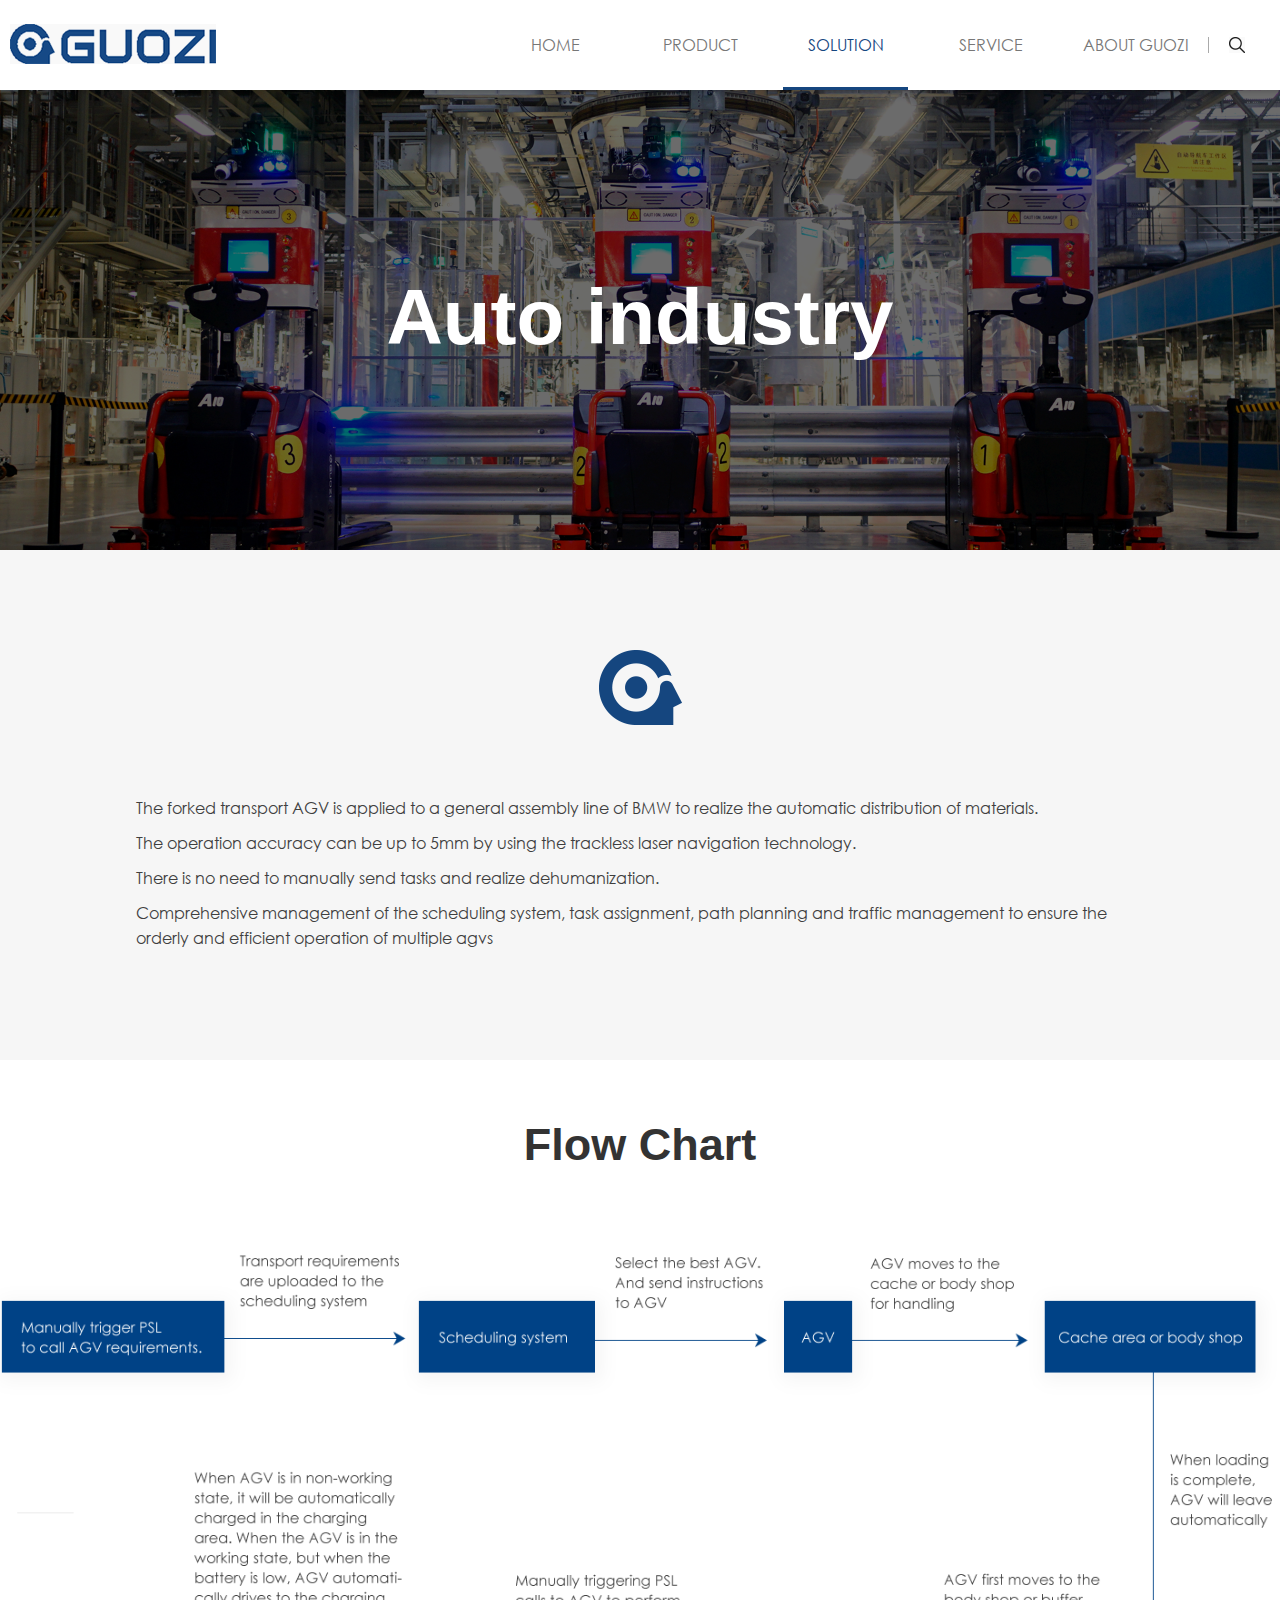
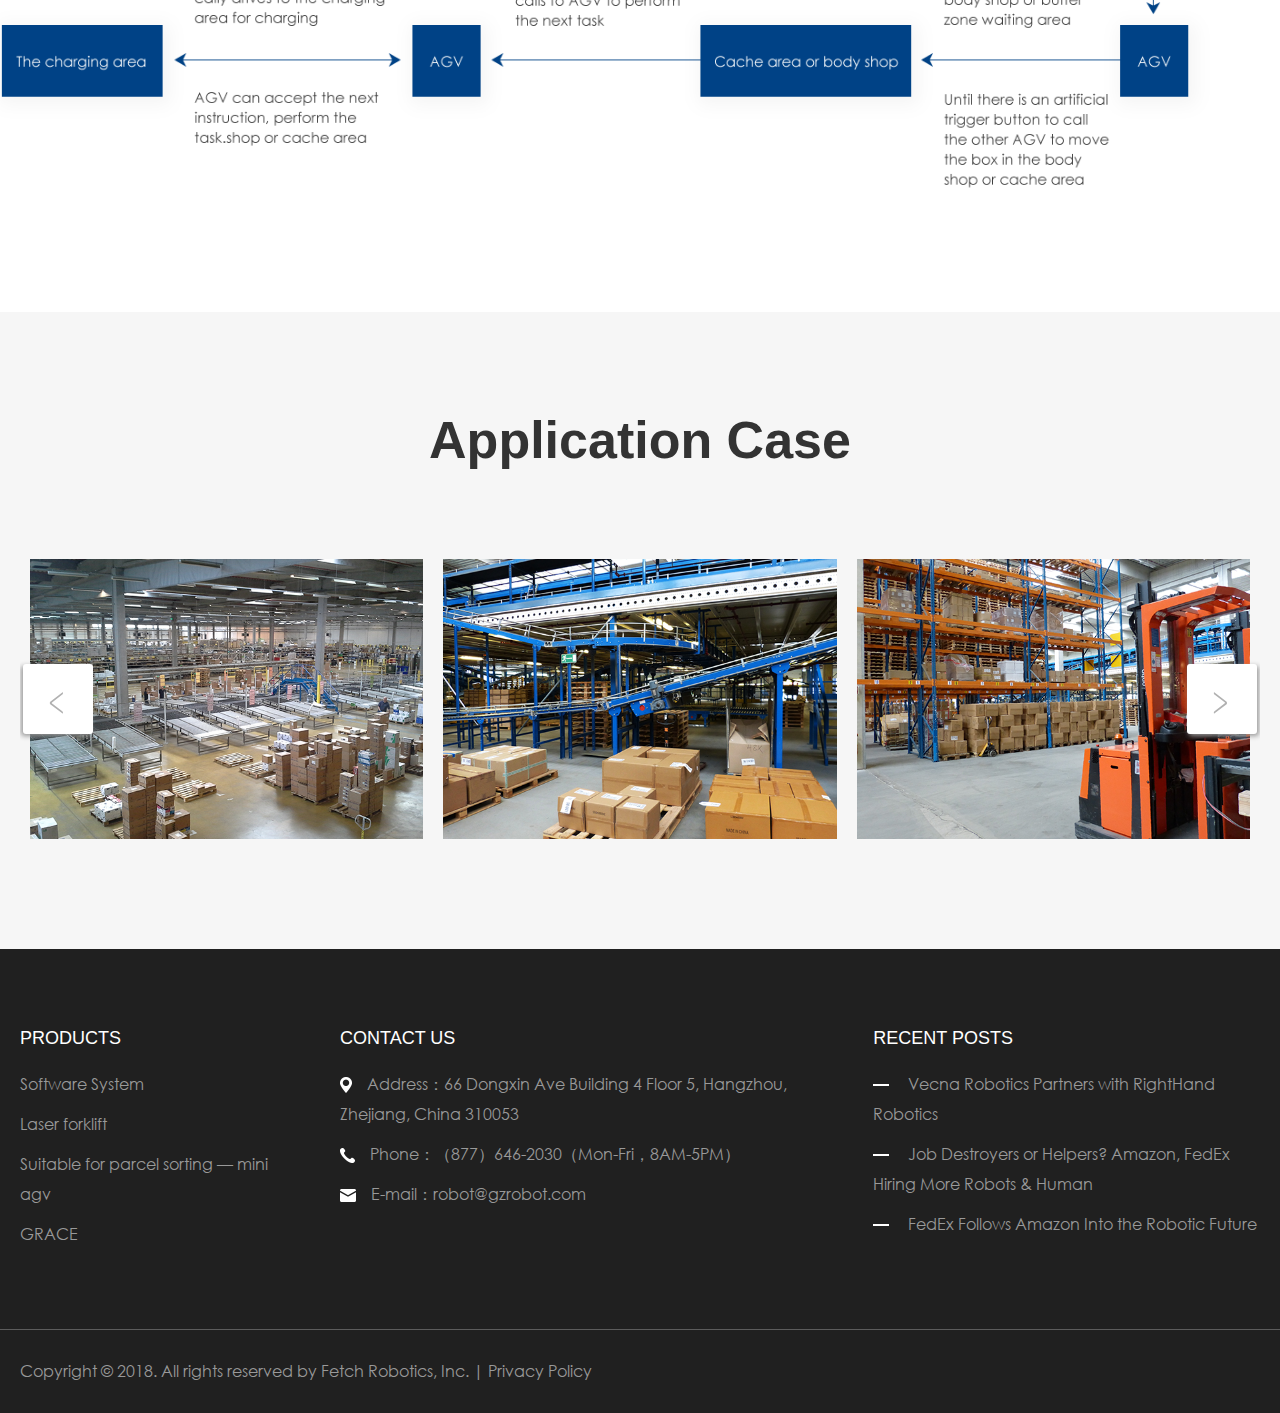
<file: view/solution/solutionCar.html>
<!DOCTYPE html>
<html lang="en">
<head>
    <meta charset="UTF-8">
    <title>CAR</title>
    <meta name="viewport"
          content="width=device-width, user-scalable=no, initial-scale=1.0, maximum-scale=1.0, minimum-scale=1.0">
    <meta http-equiv="X-UA-Compatible" content="ie=edge">
    <link rel="stylesheet" href="../../css/bootstrap.min.css">
    <link rel="stylesheet" href="../../css/swiper-4.2.6.min.css">
    <link rel="stylesheet" href="../../css/main.css">
</head>
<body class="container-fluid">
<header class="content-box-lg">
    <!--<div class="">-->
    <div class="content-box row">
        <span class="header-logo"><img class="w100" src="../../img/logo.png" alt=""></span>
        <nav class="navbar navbar-default" role="navigation">
            <div class="navbar-header">
                <button type="button" class="navbar-toggle" data-toggle="collapse"
                        data-target="#example-navbar-collapse">
                    <span class="sr-only">切换导航</span>
                    <span class="icon-bar"></span>
                    <span class="icon-bar"></span>
                    <span class="icon-bar"></span>
                </button>
            </div>
            <div class="collapse navbar-collapse" id="example-navbar-collapse">
                <ul class="nav navbar-nav">
                    <li><a href="../../index.html">HOME</a></li>
                    <!--产品-->
                    <li class="">
                        <a href="../../view/products/product1.html" class="dropdown-toggle">PRODUCT</a>
                        <ul class="dropdown-menu">
                            <li><a href="../../view/products/product1.html">LASER FORKLIFT</a></li>
                            <li><a href="../../view/products/product2.html">STAR SYSTEM</a></li>
                            <li><a href="../../view/products/product3.html">MINI AGV</a></li>
                            <!--<li><a href="view/products/product5.html">
                                PUBLIC
                                <br>
                                HARDWARE
                            </a></li>-->
                            <li><a href="../../view/products/product5.html">GRACE</a></li>
                        </ul>
                    </li>
                    <!--解决方案-->
                    <li class="active">
                        <a href="../../view/solution/solution.html">SOLUTION</a>
                    </li>
                    <!--服务中心-->
                    <li><a href="../../view/seve/serve.html">SERVICE</a></li>
                    <!--关于我们-->
                    <li class="">
                        <a href="#" class="dropdown-toggle">ABOUT GUOZI</a>
                        <ul class="dropdown-menu">
                            <li><a href="../../view/aboutsus/about.html">COMPANY</a></li>
                            <li><a href="../../view/news/newList.html">NEWS</a></li>
                            <li><a href="../../view/contactus/contactUs.html">CONTACT US</a></li>
                        </ul>
                    </li>
                </ul>
                <span class="search-logo"><img class="w100" src="../../img/search.png" alt=""></span>
            </div>
            <span class="search-logo1 visible-xs-block"><img class="w100" src="../../img/search.png" alt=""></span>
            <div id="search_div">
                <div class="search_input">
                    <img class="search_close" src="../../img/close.png" alt="">
                    <form id="myform" action="javascript:void(0)">
                        <input placeholder="search"  type="text">
                    </form>
                    <a href="../../view/search/search.html"><img src="../../img/search.png" alt=""></a>
                    <span class="visible-xs-inline-block search_close">cancel</span>
                </div>
                <div class="search_content"></div>
                <div class="search_bg visible-xs-block"></div>
            </div>
        </nav>
    </div>
    <!--</div>-->
</header>
<div class=" content-box-lg row">
    <div class=" bannebox ">
        <div class="pro1_bannner "  >
            <a href=""><img src="../../img/solucarbanner_.png" alt=""></a>
        </div>
        <div class="pro_bannertit colh_tit center">
            <h2 class="tit">Auto industry</h2>
        </div>
    </div>
</div>
<!--<div class="solh_logo"><img src="../../img/prony_logo.png" alt=""></div>
<div class="content-box-lg solh_conbox">

    <div class="solh_con"><img src="../../img/solucar_con.png" alt=""></div>
</div>-->
<div class="content-box-lg solh_conbox">
    <div class="content-box">
        <div class="solh_logo"><img src="../../img/logo_not.png" alt=""></div>

        <div class="solh_cont">




            <p>The forked transport AGV is applied to a general assembly line of BMW to realize the automatic distribution of materials.</p>
            <p>The operation accuracy can be up to 5mm by using the trackless laser navigation technology.</p>
            <p>There is no need to manually send tasks and realize dehumanization.</p>
            <p>Comprehensive management of the scheduling system, task assignment, path planning and traffic management to ensure the orderly and efficient operation of multiple agvs</p>
        </div>
    </div>

</div>
<div class="content-box-lg solc_conbox">
    <div class="solc_tit ">
        <h2>Flow Chart</h2>
    </div>
    <div class="solh_imgbox"><img class="img-lg-100" src="../../img/solucar_con.png" alt=""></div>
</div>

<div class="content-box-lg solh_conbox" id="solh_lunbobox">
    <h1>Application Case</h1>
    <div class="row swiper-container"  >
        <ul class="swiper-wrapper">
            <li class="swiper-slide">
                <img src="../../img/solh_show.png" alt="">
            </li>
            <li class="swiper-slide">
                <img src="../../img/solh_show1.png" alt="">
            </li>
            <li class="swiper-slide">
                <img src="../../img/solh_show2.png" alt="">
            </li>
        </ul>
        <div class="swiper-button-prev swiper_btn">﹤</div>
        <div class="swiper-button-next swiper_btn">﹥</div>
    </div>
</div>

<footer class="content-box-lg">
    <!--<div class=" row">-->
    <!--<div class="foot_banner">
        <img class="w100" src="../../img/footer_banner.png" alt="">
        <div class="foot_logos">
            <h6>SHARE & LINK</h6>
            <ul>
                <li>
                    <p><img src="../../img/facebook_logo.png" alt=""></p>
                    Facebook
                </li>
                <li>
                    <p class="foot_border"><img src="../../img/guozi_logo.png" alt=""></p>
                    Chinese network
                </li>
                <li>
                    <p><img src="../../img/ins_logo.png" alt=""></p>
                    Ins
                </li>
            </ul>
        </div>
    </div>-->
    <div class="foot_message content-box-lg">
        <ul class="row content-box">
            <li class="col-md-3 col-xs-12 hidden-xs">
                <h6>PRODUCTS</h6>
                <p>
                    <a href="../../view/products/product2.html">Software System
                    </a>
                </p>
                <p>
                    <a href="../../view/products/product1.html">Laser forklift
                    </a>
                </p>
                <p>
                    <a href="../../view/products/product3.html">Suitable for parcel sorting — mini agv
                    </a>
                </p>
                <!--<p>Suitable for parcel sorting — mini agv</p>-->
                <!--<p>
                    <a href="../../view/products/productcon.html">Public Hardware
                    </a>
                </p>-->
                <p>
                    <a href="../../view/products/product5.html">GRACE
                    </a>
                </p>
            </li>
            <li class="col-md-5 col-xs-12">
                <h6>CONTACT US</h6>
                <p><img src="../../img/adress.png" alt="">Address：66 Dongxin Ave Building 4 Floor 5, Hangzhou, Zhejiang, China 310053</p>
                <p><img src="../../img/tel.png" alt="">Phone：（877）646-2030（Mon-Fri，8AM-5PM）</p>
                <p><img src="../../img/email.png" alt="">E-mail：robot@gzrobot.com</p>
            </li>
            <li class="col-md-4 col-xs-12 foot_bottom_r hidden-xs">
                <h6>RECENT POSTS</h6>
                <p>
                    <a href="../../view/news/newsContent.html">Vecna Robotics Partners with RightHand Robotics
                    </a>
                </p>
                <p>
                    <a href="../../view/news/newsContent.html">Job Destroyers or Helpers? Amazon, FedEx Hiring More Robots & Human
                    </a>
                </p>
                <p>
                    <a href="../../view/news/newsContent.html">FedEx Follows Amazon Into the Robotic Future
                    </a>
                </p>
            </li>
        </ul>
        <div class="content-box-lg foot_message_b">
            <div class="content-box ">
                Copyright © 2018. All rights reserved by Fetch Robotics, Inc. | Privacy Policy
            </div>
        </div>
    </div>

</footer>
</body>
</html>

<script src="../../js/jquery-3.3.1.min.js"></script>
<script src="../../js/bootstrap.min.js"></script>
<script src="../../js/swiper-4.2.6.min.js"></script>
<script src="../../js/header.js"></script>
<script>
    var mySwiper = new Swiper ('#solh_lunbobox .swiper-container', {
        autoplay: true,
        grabCursor:true,
        loop: true,
        slidesPerView: 3,
        spaceBetween: 0,
        navigation: {
            nextEl: '.swiper-button-next',
            prevEl: '.swiper-button-prev',
        },
        breakpoints: {
            //当宽度小于等于767
            767: {
                slidesPerView: 1,
//                spaceBetween: 10
            },
            //当宽度小于等于640
            1024: {
                slidesPerView: 2,
//                spaceBetween: 20
            }
        }
    })
</script>
</file>
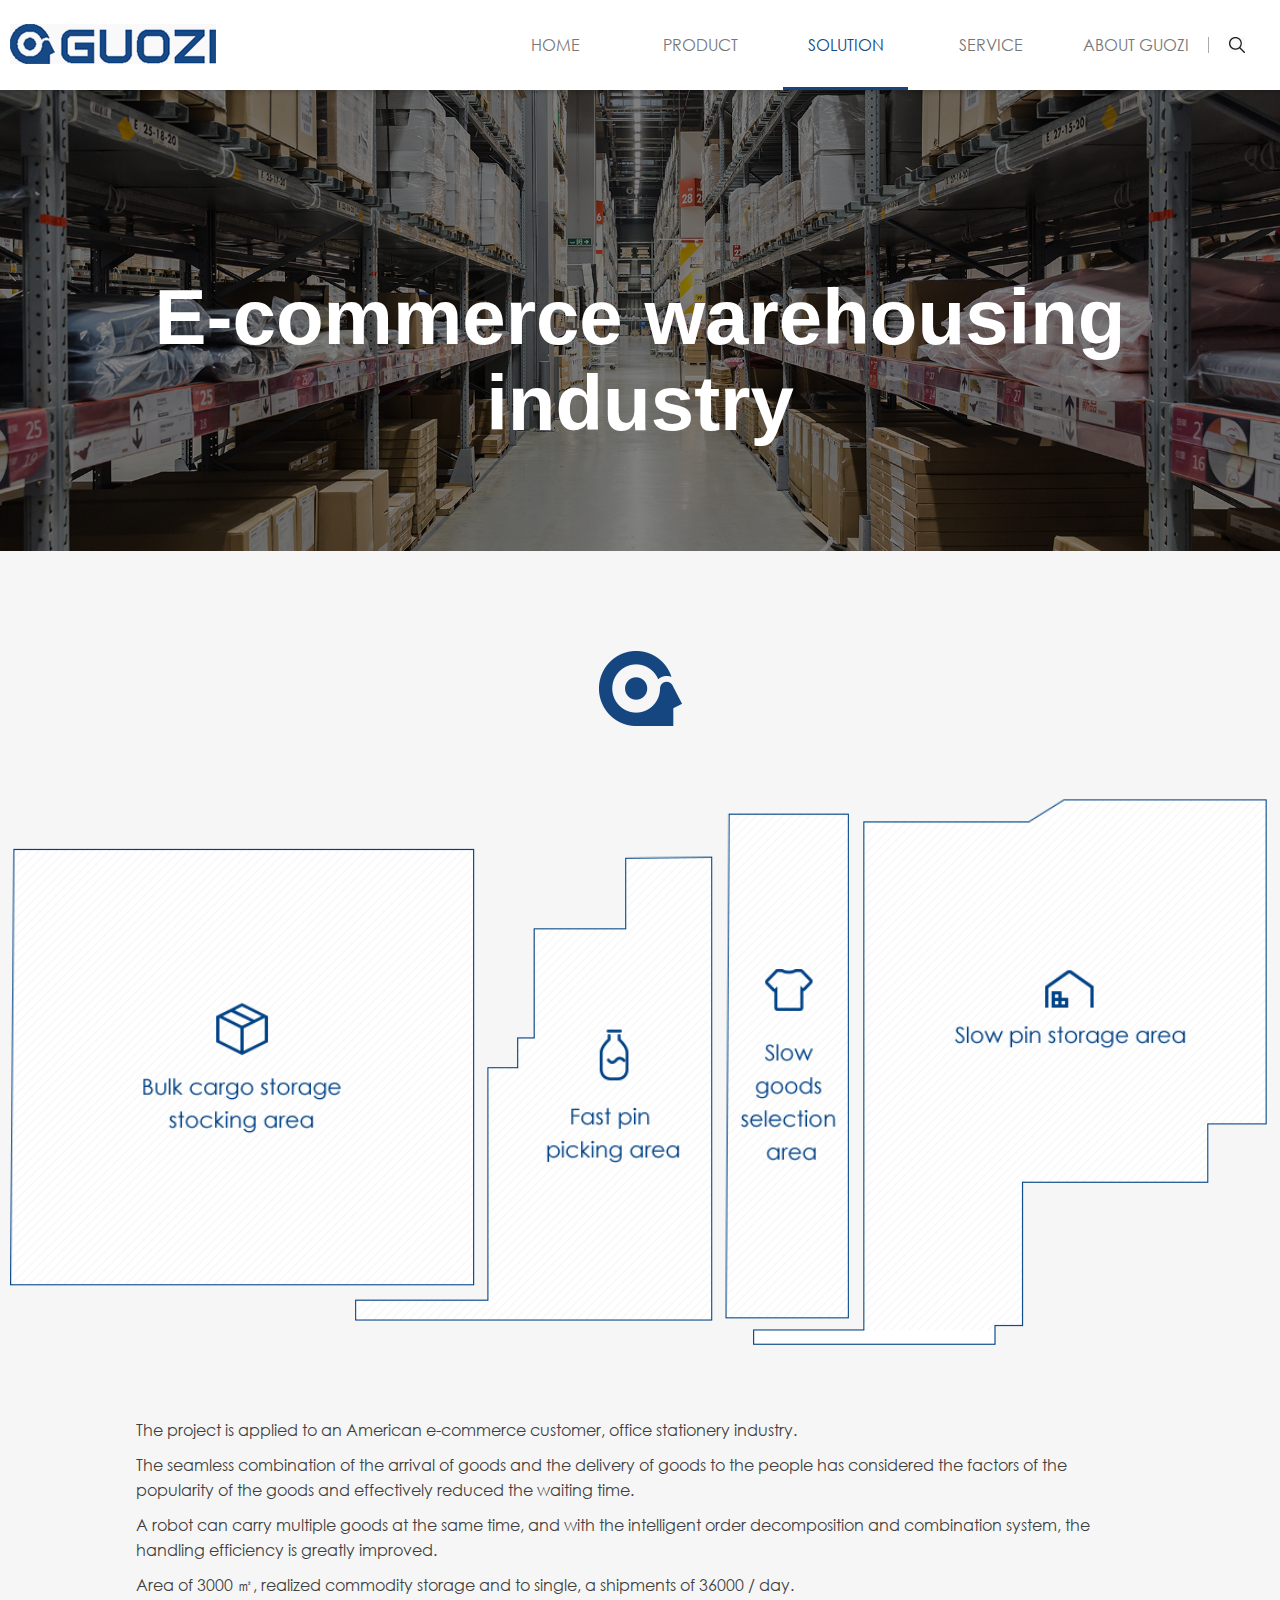
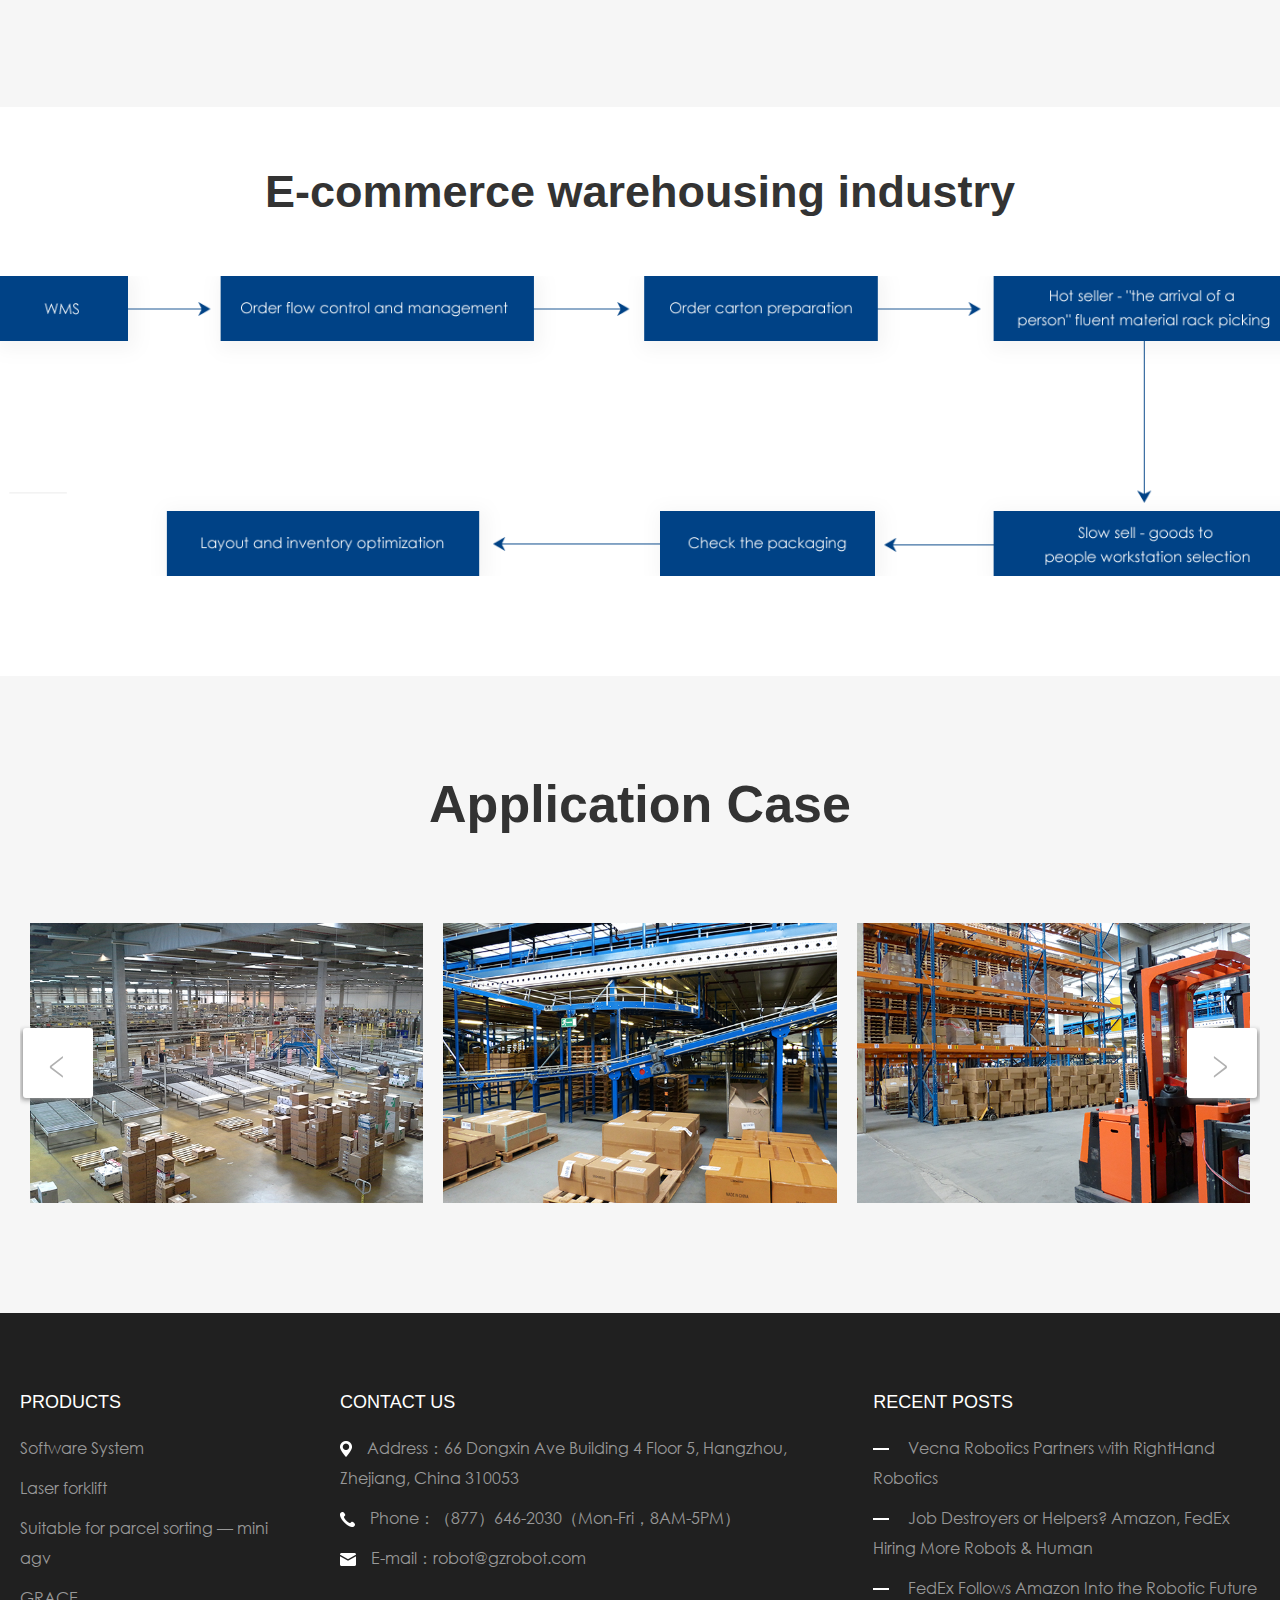
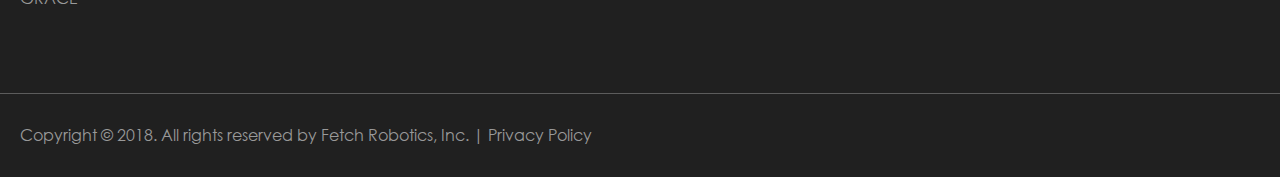
<file: view/solution/solutionWarehouse.html>
<!DOCTYPE html>
<html lang="en">
<head>
    <meta charset="UTF-8">
    <title>STORAGE</title>
    <meta name="viewport"
          content="width=device-width, user-scalable=no, initial-scale=1.0, maximum-scale=1.0, minimum-scale=1.0">
    <meta http-equiv="X-UA-Compatible" content="ie=edge">
    <link rel="stylesheet" href="../../css/bootstrap.min.css">
    <link rel="stylesheet" href="../../css/swiper-4.2.6.min.css">
    <link rel="stylesheet" href="../../css/main.css">
</head>
<body class="container-fluid">
<header class="content-box-lg">
    <!--<div class="">-->
    <div class="content-box row">
        <span class="header-logo"><img class="w100" src="../../img/logo.png" alt=""></span>
        <nav class="navbar navbar-default" role="navigation">
            <div class="navbar-header">
                <button type="button" class="navbar-toggle" data-toggle="collapse"
                        data-target="#example-navbar-collapse">
                    <span class="sr-only">切换导航</span>
                    <span class="icon-bar"></span>
                    <span class="icon-bar"></span>
                    <span class="icon-bar"></span>
                </button>
            </div>
            <div class="collapse navbar-collapse" id="example-navbar-collapse">
                <ul class="nav navbar-nav">
                    <li><a href="../../index.html">HOME</a></li>
                    <!--产品-->
                    <li class="">
                        <a href="../../view/products/product1.html" class="dropdown-toggle">PRODUCT</a>
                        <ul class="dropdown-menu">
                            <li><a href="../../view/products/product1.html">LASER FORKLIFT</a></li>
                            <li><a href="../../view/products/product2.html">STAR SYSTEM</a></li>
                            <li><a href="../../view/products/product3.html">MINI AGV</a></li>
                            <!--<li><a href="view/products/product5.html">
                                PUBLIC
                                <br>
                                HARDWARE
                            </a></li>-->
                            <li><a href="../../view/products/product5.html">GRACE</a></li>
                        </ul>
                    </li>
                    <!--解决方案-->
                    <li class="active">
                        <a href="../../view/solution/solution.html">SOLUTION</a>
                    </li>
                    <!--服务中心-->
                    <li><a href="../../view/seve/serve.html">SERVICE</a></li>
                    <!--关于我们-->
                    <li class="">
                        <a href="#" class="dropdown-toggle">ABOUT GUOZI</a>
                        <ul class="dropdown-menu">
                            <li><a href="../../view/aboutsus/about.html">COMPANY</a></li>
                            <li><a href="../../view/news/newList.html">NEWS</a></li>
                            <li><a href="../../view/contactus/contactUs.html">CONTACT US</a></li>
                        </ul>
                    </li>
                </ul>
                <span class="search-logo"><img class="w100" src="../../img/search.png" alt=""></span>
            </div>
            <span class="search-logo1 visible-xs-block"><img class="w100" src="../../img/search.png" alt=""></span>
            <div id="search_div">
                <div class="search_input">
                    <img class="search_close" src="../../img/close.png" alt="">
                    <form id="myform" action="javascript:void(0)">
                        <input placeholder="search"  type="text">
                    </form>
                    <a href="../../view/search/search.html"><img src="../../img/search.png" alt=""></a>
                    <span class="visible-xs-inline-block search_close">cancel</span>
                </div>
                <div class="search_content"></div>
                <div class="search_bg visible-xs-block"></div>
            </div>
        </nav>
    </div>
    <!--</div>-->
</header>
<div class=" content-box-lg row">
    <div class=" bannebox">
        <div class="pro1_bannner"  >
            <a href=""><img src="../../img/solh_banner.png" alt=""></a>
        </div>
        <div class="pro_bannertit colh_tit center">
            <!--<h2 class="tit">Auto industry</h2>-->
            <h2 class="tit">E-commerce warehousing industry</h2>
        </div>
    </div>
</div>
<div class="content-box-lg solh_conbox">
    <div class="content-box">
        <div class="solh_logo"><img src="../../img/logo_not.png" alt=""></div>
        <div class="solh_con"><img class="img-md-100" src="../../img/solh_con.png" alt=""></div>
        <div class="solh_cont">
            <p>The project is applied to an American e-commerce customer, office stationery industry.</p>
            <p>The seamless combination of the arrival of goods and the delivery of goods to the people has considered the factors of the popularity of the goods and effectively reduced the waiting time.</p>
            <p>A robot can carry multiple goods at the same time, and with the intelligent order decomposition and combination system, the handling efficiency is greatly improved.</p>
            <p>Area of 3000 ㎡, realized commodity storage and to single, a shipments of 36000 / day.</p>
        </div>
    </div>

</div>

<div class="content-box-lg solc_conbox">
    <div class="solc_tit">
        <h2>E-commerce warehousing industry</h2>
    </div>
    <div class="solh_imgbox"><img class="img-lg-100" src="../../img/solh_con1.png" alt=""></div>
</div>



<div class="content-box-lg solh_conbox" id="solh_lunbobox">
    <h1>Application Case</h1>
    <div class="row swiper-container"  >
        <ul class="swiper-wrapper">
            <li class="swiper-slide">
                <img src="../../img/solh_show.png" alt="">
            </li>
            <li class="swiper-slide">
                <img src="../../img/solh_show1.png" alt="">
            </li>
            <li class="swiper-slide">
                <img src="../../img/solh_show2.png" alt="">
            </li>
        </ul>
        <div class="swiper-button-prev swiper_btn">﹤</div>
        <div class="swiper-button-next swiper_btn">﹥</div>
    </div>
</div>
<footer class="content-box-lg">
    <!--<div class=" row">-->
    <!--<div class="foot_banner">
        <img class="w100" src="../../img/footer_banner.png" alt="">
        <div class="foot_logos">
            <h6>SHARE & LINK</h6>
            <ul>
                <li>
                    <p><img src="../../img/facebook_logo.png" alt=""></p>
                    Facebook
                </li>
                <li>
                    <p class="foot_border"><img src="../../img/guozi_logo.png" alt=""></p>
                    Chinese network
                </li>
                <li>
                    <p><img src="../../img/ins_logo.png" alt=""></p>
                    Ins
                </li>
            </ul>
        </div>
    </div>-->
    <div class="foot_message content-box-lg">
        <ul class="row content-box">
            <li class="col-md-3 col-xs-12 hidden-xs">
                <h6>PRODUCTS</h6>
                <p>
                    <a href="../../view/products/product2.html">Software System
                    </a>
                </p>
                <p>
                    <a href="../../view/products/product1.html">Laser forklift
                    </a>
                </p>
                <p>
                    <a href="../../view/products/product3.html">Suitable for parcel sorting — mini agv
                    </a>
                </p>
                <!--<p>Suitable for parcel sorting — mini agv</p>-->
                <!--<p>
                    <a href="../../view/products/productcon.html">Public Hardware
                    </a>
                </p>-->
                <p>
                    <a href="../../view/products/product5.html">GRACE
                    </a>
                </p>
            </li>
            <li class="col-md-5 col-xs-12">
                <h6>CONTACT US</h6>
                <p><img src="../../img/adress.png" alt="">Address：66 Dongxin Ave Building 4 Floor 5, Hangzhou, Zhejiang, China 310053</p>
                <p><img src="../../img/tel.png" alt="">Phone：（877）646-2030（Mon-Fri，8AM-5PM）</p>
                <p><img src="../../img/email.png" alt="">E-mail：robot@gzrobot.com</p>
            </li>
            <li class="col-md-4 col-xs-12 foot_bottom_r hidden-xs">
                <h6>RECENT POSTS</h6>
                <p>
                    <a href="../../view/news/newsContent.html">Vecna Robotics Partners with RightHand Robotics
                    </a>
                </p>
                <p>
                    <a href="../../view/news/newsContent.html">Job Destroyers or Helpers? Amazon, FedEx Hiring More Robots & Human
                    </a>
                </p>
                <p>
                    <a href="../../view/news/newsContent.html">FedEx Follows Amazon Into the Robotic Future
                    </a>
                </p>
            </li>
        </ul>
        <div class="content-box-lg foot_message_b">
            <div class="content-box ">
                Copyright © 2018. All rights reserved by Fetch Robotics, Inc. | Privacy Policy
            </div>
        </div>
    </div>

</footer>
</body>
</html>

<script src="../../js/jquery-3.3.1.min.js"></script>
<script src="../../js/bootstrap.min.js"></script>
<script src="../../js/swiper-4.2.6.min.js"></script>
<script src="../../js/header.js"></script>
<script>
    var mySwiper = new Swiper ('#solh_lunbobox .swiper-container', {
//        autoplay: true,
        grabCursor:true,
        loop: true,
        slidesPerView: 3,
        spaceBetween: 0,
        navigation: {
            nextEl: '.swiper-button-next',
            prevEl: '.swiper-button-prev',
        },

        breakpoints: {
            //当宽度小于等于767
            767: {
                slidesPerView: 1,
//                spaceBetween: 10
            },
            //当宽度小于等于640
            1024: {
                slidesPerView: 2,
//                spaceBetween: 20
            }
        }
    })
</script>
</file>
<file: css/main.css>
/* 超小屏幕（手机，小于 768px） */
/* 没有任何媒体查询相关的代码，因为这在 Bootstrap 中是默认的（还记得 Bootstrap 是移动设备优先的吗？） */
@font-face {
    font-family: 'GuoZi';
    src: url('../font/CenturyGothic.TTF');
    url('../font/CenturyGothicbold.TTF') format('truetype');
    font-weight: normal;
    font-style: normal;
}
a:hover{
    text-decoration: none;
}
html{
    font-family: GuoZi;
    font-weight: normal;
    font-style: normal;
    /*-webkit-text-size-adjust:none;*/
}
body{
    font-size: 20px;
    font-family: GuoZi;
    font-weight: normal;
    font-style: normal;
    /*-webkit-text-size-adjust:none;*/
}
h1,h2,h3,h4,h5,h6{
    font-family:Arial;

}
body.container-fluid{
    padding: 0;
}
ul,li,ol{
    margin:0;
    padding:0;
    list-style:none
}
img.w100{
    width: 100%;
}
img.img-md-100, img.img-lg-100,img.img-sm-100{
    width: 100%;
    /*padding: 10px;*/
}
form{
    display: inline-block;
    height: 100%;
    vertical-align: middle;
    width: auto;
}
/*大容器div*/
.content-box-lg{
    width: 100%;
    margin: 0 auto;
    overflow: hidden;
    position: relative;

    /*padding: 10px;*/
}

/*中容器div*/
.content-box{
    width: 100%;
    margin: 0 auto;
    position: relative;
    overflow: hidden;
    /*padding: 10px;*/
}
.demo--label{padding:0 10px 0 40px;display:inline-block;font-weight: normal}
.demo--radio{display:none}
.demo--radioInput{
    background-color:#fff;
    border:1px solid rgba(0,0,0,0.15);
    border-radius:100%;
    display:inline-block;
    height:16px;
    margin-right:10px;
    margin-top:-1px;
    vertical-align:middle;
    width:16px;
    line-height:12px;
}
.demo--radio:checked + .demo--radioInput:after{
    border-radius:100%;
    content:"✔";
    display:inline-block;height:12px;margin:1px;width:12px}
.demo--checkbox.demo--radioInput,.demo--radio:checked + .demo--checkbox.demo--radioInput:after{border-radius:0}
/*header*/
header{
    box-shadow: 0px 0px 10px #aaa;
}
.navbar-default .navbar-nav>.active>a, .navbar-default .navbar-nav>.active>a:focus, .navbar-default .navbar-nav>.active>a:hover,.navbar-default .navbar-nav>.open>a,.navbar-default .navbar-nav>.open>a:focus,.navbar-default .navbar-nav>.open>a:hover{
    background: transparent;
}

header.content-box-lg{
     overflow: inherit;
 }
header .content-box{
    overflow: inherit;
}
.navbar{
    margin: 0;border:0;
}
.header-logo{
    position: absolute;
    top:11px;
    z-index: 10;
    width: 150px;
    margin-left: 10px;
}
.search-logo{
    display: none;
}

/*
header end
*/
/*
footer
*/
.foot_banner{
    position: relative;
    height: 180px;
}
.foot_logos{
    width:  80%;
    margin:0 auto;
    position: absolute;
    text-align: center;
    top: 0;
    left: 0;
    right: 0;
    color:#fff;
}
.foot_logos h6{
    font-size: 26px;
    margin:33px 0 30px;
    font-weight: 600;
}

.foot_logos ul{
    overflow: hidden;
}
.foot_logos li{
    float: left;
    width: 33.3333%;
    font-size: 12px;
}
.foot_logos p{
    width: 100%;
    height: 24px;
    margin-bottom: 5px;
}
.foot_banner img{
    height: 100%;
}
.foot_logos .foot_border{
    border-left: 1px solid #fff;
    border-right: 1px solid #fff;
}
.foot_logos a{
    color:#fff;
}
.foot_message{
    color:#999;
    background: #202020;
}
.foot_message a{
    color:#999;
}
.foot_message a:hover{
    color:#fff;
}
.foot_message h6{
    font-size: 18px;
    margin-bottom: 20px;
    color:#fff;
}
.foot_message li{
    padding:20px;
    font-size: 14px;
    line-height: 30px;
    word-wrap:break-word;
    background-color: #202020;
}

.foot_message ul{
    margin: 15px auto;
}
.foot_message_b{
    border-top:1px solid #5c5c5c;
    padding:15px 20px;
    font-size: 14px;
}
.foot_message img,.about_footercon img{
    margin-right: 15px;
}
.about_footercon span{
    display: inline-block;
    vertical-align: top;
    width: 72%;
}
.foot_bottom_r p:before{
    content: '';
    height:2px;
    width: 16px;
    display: inline-block;
    vertical-align: middle;
    margin-right: 15px;
    background-color: #fff;
}
/*
footer end
*/
/*banner*/
.pro_bannertit{
    position: absolute;
    height:auto;
    left:13.5%;
    top:68%;
    color:#fff;
    /*display: none;*/
}
.pro_bannertit.center{
    left: 0;
    right: 0;
    bottom: 0;
    top: 0;
    height: 130px;
    text-align: center;
    margin:auto;
    z-index: 99;
}
.pro_bannertit p{
    margin-bottom: 5px;
}
.pro_bannertit .tit{
    font-size:32px;
    /*letter-spacing: 3px;*/
}
.pro_bannertit .titsm{
    font-size:12px;
    letter-spacing: 3px;
}
.pro_bannertit .tit_img{
    margin-top:5px;
    height: 20px;
}
.pro_bannertit .tit_img{
    display: block;
    width: 41px;
    height: 41px;
    border-radius: 50%;
    border: 1px solid rgba(255, 255, 255, 0.4);
    /*margin-top: 98px;*/
    /*transition: background 0.3s ease 0s;*/
    /*position: relative;*/
    /*overflow: hidden;*/

    /*display: block;*/
    /*width: 42px;*/
    /*height: 42px;*/
    /*border-radius: 50%;*/
    /*margin-top: 50px;*/
    transition: all 0.3s ease 0s;
    cursor: pointer;
    position: relative;
    overflow: hidden;
    opacity: 1;



    /*animation: downico 1.5s ease-out infinite;*/
}
.pro_bannertit .tit_img i{
    display: block;
    width: 100%;
    height: 100%;
    background: url(../img/jiantouxia.png) no-repeat center;
    position: absolute;
    left: 0;
    top: 0;
    animation: jiantou 1.5s ease-out infinite;
}
@keyframes jiantou {
    0%{
        top:-30px;
        opacity: 0;
    }
    30%{
        top:0;
        opacity: 1;
    }
    60%{
        top:0;
        opacity: 1;
    }
    100%{
        top:30px;
        opacity: 0;
    }
}
/*
index banner
*/
#index_video{
    display: block;
}
#index_video_div{
    height: 350px;
}
#index_video_div .pro1_bannner{
    height: 100%;
}
#index_video_div .pro1_bannner a{
    height: 100%;
}
#index_video_div .pro1_bannner img{
    height: 100%;
}
#search_div{
    width: 100%;
    height: 100%;
    position: absolute;
    top:0;
    left: 0;
    /*opacity: 0;*/
    display: none;
    z-index: 99;
    background: #fff;
    /*transition: all 0.3s;*/
}
#search_div .search_input{
    height: 100%;
    width: 540px;
    padding-left: 10px;
}
#search_div input{
    width: 470px;
    height: 100%;
    color: #444;
    /*background: #ffd100;*/
    /*position: absolute;*/
    font-size: 14px;
    line-height: 50px;
    padding-left: 40px;
    border: 0;
    outline:none;
    /*-webkit-line-height:1*/
    vertical-align: middle;
}
#search_div img{
    cursor: pointer;
}


#search_div .search_content{
    position: absolute;
    top:100%;
    left: 0;
    min-height: 300px;
    z-index: 99;
    width: 540px;
    background: #fff;
    box-shadow: 0 1px 12px 0 rgba(0,0,0,.2);
    border-radius: 0 0 4px 4px;
    color: #444;
    /*position: absolute;*/
    /*top: 56px;*/
    overflow: hidden;
    display: none;
}
.index_video_bg{
    position: absolute;
    top:0;
    /*bottom:0 ;*/
    left: 0;
    width: 100%;
    height: 100%;
    z-index: 1;
    background: #333;
    opacity: 0.5;
}
#index_video img{
    margin:0 10px;
    width: 18px;
}
#index_play{
    vertical-align: middle;
    display: inline-block;
    margin-right: 20px;
    width: 30px;
    height: 30px;
    border-radius: 50%;
    border: 1px solid rgba(255, 255, 255, 0.4);
    /* margin-top: 98px; */
    /* transition: background 0.3s ease 0s; */
    /* position: relative; */
    /* overflow: hidden; */
    /* display: block; */
    /* width: 42px; */
    /* height: 42px; */
    /* border-radius: 50%; */
    /* margin-top: 50px; */
    transition: all 0.3s ease 0s;
    cursor: pointer;
    position: relative;
    overflow: hidden;
    opacity: 1;
    /* animation: downico 1.5s ease-out infinite; */
}
.index_pro_btn{
    position: absolute;
    top: 260px;
    left: 0;
    width: 100%;
    z-index: 99;
}
li.swiper-slide{
    padding: 10px;
}
.swiper-slide img{
    width: 100%;
}
.swiper-slide li{
    padding: 20px;
}
.swiper-button-next, .swiper-button-prev{
    display: none;
}
.swiper-button-next{
    right: 3px;
}
.swiper-button-prev{
   left : 3px;
}
.pro_bannertit_r{
    right: 10%;
    left: 0;
    text-align: right;
}
.pro_bannertit_r .titsm_go img{
    position: relative;
    right: 0;
    transition: right 0.5s;
}
.pro_bannertit_r .titsm_go:hover img{
    right: -10px;
}
.pro_option{
    margin-top:50px;
}
.pro_option span{
    width: 216px;
    height: 57px;
    text-align: center;
    line-height: 57px;
    color: #14437b;
    display: inline-block;
    vertical-align: middle;
    background-color:#fff ;
}
/*
index banner end
*/
/*index内容*/
.img-mr{
    margin: 20px 0;
}
.index_tit{
    text-align: center;
    /*font-size: 12px;*/
    color:#434343;
    padding:0 0 37px ;
}
.index_tit .solh_logo b{
    position: absolute;
    top: 0;
    display: block;
    left: 0;
    right: 0;
    margin: 0 auto;
    width: 1px;
    height: 16px;
    background: #d5d5d5;
}
.index_tit h4{
    color:#15467f;
    font-weight: 800;
    font-size:34px;
    position: relative;
}
.index_tits span{
    position: absolute;
    font-size: 18px;
    height: 85px;
    line-height: 85px;
    top: 0;
    bottom: 0;
    margin: auto 0;
    font-weight: normal;
    color: #9a9a9a;
    width: 300px;
    text-align: left;
    background-color: #fff;
}
.index_tits .index_tits_l{
    left: 0;
}
.index_tits .index_tits_r{
    right: 0;
    text-align: right;
}
.index_tits span:hover{
    color:#15467f;
}
.index_tits_l em{
    margin-right: 10px;
    /*vertical-align: middle;*/
    font-style: normal;
}
.index_tits_r em{
    margin-left: 10px;
    font-style: normal;
    /*vertical-align: middle;*/
}
.index_tits span:after{
    content: '';
    display: block;
    border-top:1px solid #9a9a9a;
    position: absolute;
    top:0;
    bottom: 0;
    width: 70px;
    height: 0;
    margin: auto 0;

}
.index_tits_l:after{
    right: 30px;
}
.index_tits_r:after{
    left: 30px;
}
.index_tits span:hover:after{
    border-color: #15467f;
}
.index_news_list {
    position: relative;
    color:#fff;
    margin-top: 50px;
    overflow: hidden;
}
.index_news_list a{
    color:#fff;
    display: block;
    /*margin:-15px;*/
    width: 100%;
    height: 100%;
    overflow: hidden;
    position: relative;
}

.index_news_list li{
    padding: 2px;
    /*overflow: hidden;*/
    /*height: 371px;*/
}
.index_news_list img{
    width: 100%;
    height: 100%;
    transition: all 0.2s;
}
.index_news_list li:hover img{
    width: 110%;
    height: 110%;
    margin-top: -15px;
    margin-left: -15px;
}
.index_news_list span{
    position: absolute;
    top: 25px;
    left: 25px;
    font-size: 16px;
    padding: 5px 13px;
    background-color: #15467f;
}
.index_news_list p{
    font-size: 15px;
    position: absolute;
    left: 0;
    right: 0;
    width: 100%;
    padding-left: 20px;
    text-align: left;
    bottom: 10px;
    margin:0 auto;
    word-wrap: break-word;
    /*height: 42px;*/
    /*overflow: hidden;*/
}
.index_news_open{
    display: block;
    width: 140px;
    height: 40px;
    line-height: 40px;
    font-size: 16px;
    margin: 37px auto 0;
    background-color: #15467f;
    color:#fff;
    border: 1px solid #15467f;
}
.index_news_open:hover{
    background-color: #fff;
    text-decoration:none;
    color:#15467f;
}
/*index 内容 end*/
/*new*/
.news_list{
    font-size:14px;
    text-align: left;
}
.news_list li{
    overflow: hidden;
    padding: 20px 0;
    border-bottom: 1px solid #ebebeb;
}

.news_list time{
    display: block;
    color:#292929;
    padding: 10px 0;
}
.news_list h5{
    color:#383838;
    font-size:24px;
    margin-bottom:20px ;
    font-weight: 800;
}
.news_list li:hover h5{
    color:#15467f;
}
.news_list p{
    color:#1b1b1b;
    margin-bottom: 0;
    word-wrap:break-word;
    text-align:justify;
}
.news_list span{
    color:#15467f;
    margin-top:20px;
    display: none;
}
.news_list li:hover span{
    display: block;
}
.news_list_button{
    margin: 20px 0;
}
.news_list_button li{
    display: inline-block;
    width: 40px;
    height: 40px;
    line-height:38px;
    vertical-align: middle;
    font-size: 16px;
    margin: 0 5px;
}
.news_list_button li span{
    display: block;
    width: 40px;
    height: 40px;
    border:1px solid #e5e5e5;
    cursor: pointer;
}
.news_list_button li.hover span,.news_list_button li:hover span{
    color:#fff;
    background-color: #15467f;
}
.news_content{
    width: 80%;
    color:#202020;
    text-align: center;
    margin-bottom: 30px;
    margin-top: 70px;
}
.news_content h2{
    font-size: 16px;
    line-height: 24px;
    padding-bottom: 10px;
    /*font-weight: 800;*/
    border-bottom: 1px solid #eaeaea;

}
.news_content time{
    font-size: 14px;
}
.news_content img{
    display: block;
    padding:10px;
}
.news_content p{
    text-align:left;
    margin: 0;
    line-height: 35px;
}
.news_content img{
    width: 100%;
    margin: 30px auto 50px;
    padding: 0 !important;
}
.news_content_txt{
    margin-bottom: 50px;
    color:#1b1b1b;
    font-weight: 300;
}
/*产品*/
.pro1_middle{
    margin-top: 50px;
}
/*.pro1_middle*/
/*.pro1_middle img{
    width: 100%;
}*/
.pro1_middleTit{
    width: 100%;
    height:10%;
    text-align: center;
    font-size:32px;
    font-weight:bold;
    margin-bottom: 40px;
    font-family: Arial;
}
.pro1_conbox{
    width: 100%;
    height: auto;
    margin:0 auto;
    overflow: hidden;
}
.pro1_conbox .pro1_conboxul{
    overflow: hidden;
    margin-top: 10px;
}
.pro1_conbox .pro1_conboxul li{
    width:200px;
    height: 154px;
    border:1px solid #15467f;
    background: #fff;
    font-size: 14px;
    padding: 0;
    margin-right:20px;

    margin-bottom: 10px;
}
.pro1_show ul>li>img{
    width: 100%;
}
.pro5_titcon{
    width: 100%;
    height:auto;
    margin:100px auto 0;
}
.pro5_titcon li{
    margin-bottom: 20px;
}
.pro5_iconbox{
    width: 100%;
    height:auto;
    margin:0 auto;
}
#procon_smbanner img{
    width: 100%;
    padding: 15px;
}
.procon_tabbox .procon_list{
    background: #303030;
    text-align: left;
    padding-left: 25px;
    padding-bottom:100px;
    overflow: hidden;
}
.bannebox{
    width:100%;
    margin:0;
    height: 360px;
    position: relative;
    /*height: 780px;*/
    z-index: 1;
}
.pro1_bannner{
    width:100%;
    height:100%;
}
.pro1_bannner img{
    width: 100%;
    height:100%;
    /*position: absolute;*/
    /*z-index: 99;*/
}
.banner_bg{
    /*width: 100%;*/
    position: absolute;
    z-index: 99;
}
.pro1_bannner a{
    height:100%;
    display: inline-block;
}
.pro1_middle ul>li{
    text-align: center;
    margin: 30px 0;
    /*min-height:271px;*/
    /*clear: both;*/
}
.pro1_midcon{
    width:65%;
    margin: 20px auto 0;
    text-align: center;
    /*margin-left: 28%;*/
    /*margin-right:28%;*/
    color:#4f4f4f;
    font-size: 15px;
    line-height: 24px;
}
.pro2_midcon{
    /*width:70%;*/

    /*margin-top: 20px;*/
    /*text-align: center;*/
    /*margin-left: 15%;*/
    /*margin-right:15%;*/
    /*color:#b4b4b4;*/
    /*font-size: 14px;*/
}
.pro1_showbox{
    height:auto;
    margin-top: 60px;
    background: #f5f5f5;
    margin-left:0;
    margin-right:0
}
.pro1_show{
    text-align: center;
}
.pro1_show>ul>li{
    margin-top: 90px;
    margin-bottom: 80px;
}
.pro1_show h5{
    text-align: left;
    margin: 10px auto 0;
    color: #333;
    font-size: 18px;
    /*margin-bottom: 0;*/
    /*width: 660px;*/
}
.pro1_show a:hover{
    text-decoration: none;

}
.pro1_show a:hover h5,.pro1_show a:focus h5{
    color:#15467f;
}
.pro1_show a:hover .pro1_conbox_img b,.pro1_show a:focus .pro1_conbox_img b,#pro5_lunbobox a:hover .pro1_conbox_img b{
    opacity: 1;
}
.pro1_showtit{
    text-align: center;
    text-align: center;
    font-size:32px;
    letter-spacing:2px;
    font-weight:bold;
    color:#2a2a2a;
    margin-top: 50px;
    font-family: Arial;
}
.pro1_conbox_img{
    position: relative;
    margin-bottom: 40px;

}
.pro1_conbox_img>img{
    width: 80%
}
.pro1_conbox_img b{
    display: block;
    position: absolute;
    top:0;
    bottom: 0;
    left: 0;
    right: 0;
    height: 71px;
    margin: auto;
    opacity: 0;
    transition:all 0.5s;
}
/**/
.pro1_conbox .pro1_conboxul li img{
    margin:30px 0 10px;
}
.pro1_conbox .pro1_conboxul p{
    /*height: 40px;*/
}

.pro1_conbox .pro1_conboxul p{
    line-height: 30px;
    margin: 0;
    word-wrap: break-word
}
.pro5_midcon{
    width: 70%;
    margin-left: 15%;
    margin-right:15%;
}
#pro5_lunbobox{
    /*margin-top: 120px;*/
    margin:100px 0 80px;
    text-align: center;
    overflow: hidden;
    padding: 0 20px;
    /*padding-bottom: 100px;*/

}
#pro5_lunbobox h1{
    font-size: 52px;
    color:#202020;
    margin: 0;
    font-weight:600;
}
#pro5_lunbobox p{
    color:#5f5f5f;
    font-size: 18px;
    margin: 30px 0 50px;
}
#pro5_lunbobox .swiper-container>ul>li>img{
    width: 100%;
}
#pro5_lunbobox .swiper-container>ul>li>p{
    margin-top: 30px;
}
/*产品内页*/
.procon_bannner{
    width:100% ;
    text-align: center;
    margin:0;
    margin-bottom: 150px;
    padding:0;
}
.procon_bannner a>img{
    margin-top: 124px;
}
.procon_bannner h2{
    font-weight: 600;
    margin-top:50px;
    font-size: 52px;
}

.procon_det{
    font-size: 24px;
    margin-top:30px;
    color:#202020;
}
.procon_tabbox{
    width: 100%;
    background: #f6f6f4;
    text-align: center;
    color:#fff;
    /*margin-bottom: 110px;*/
    margin: 0;
    overflow: hidden;
    position: relative;
}
.procon_list p{
    font-size: 30px;
    margin-top: 100px;
}
.procon_list hr{
    margin-top: 30px;
    margin-bottom: 70px;
    width: 80px;
}
.procon_itemlist{
    color: #c8c8c8;
    font-size: 18px;
    padding-left: 30px;
    background: url("../img/prony_dian.png")no-repeat left center;
    line-height: 45px;
}
.procon_btn{
    position: absolute;
    margin:auto;
    left:0;
    right:0;
    bottom:10px;
    width: 70px;
    padding: 4px;
    background: #fff;
    box-shadow: -2px 2px 10px #ccc;
}
.procon_btn div{
    display: block;
    /*position: absolute;*/
    /*top: 65%;*/
    width: 100%;
    height: 62px;
    /*line-height: 62px;*/
    font-size: 40px;
    text-align: center;
    /*border-radius: 3px;*/
    /*margin-top: -22px;*/
    border: none;
    z-index: 10;
    cursor: pointer;
    /*color:#b1b1b1;*/
    background: #fff url("../img/btn_l.png")no-repeat center;
    outline:none
}
.procon_btn .btn_right{
    border-bottom: 1px solid #ebebeb;
    background: #fff url("../img/btn_r.png")no-repeat center;
}
.procon_btn div:hover{
    background: #fff url("../img/btn_l_hover.png")no-repeat center;
}
.procon_btn .btn_right:hover{
    background: #fff url("../img/btn_r_hover.png")no-repeat center;
}
.procon_lunbobox{
    text-align: center;
}
.procon_lunbobox h1{
    font-weight: bold;
    font-size: 40px;
}
.procon_lunbobox  p{
    font-weight: bold;
    color: #5f5f5f;
}
/*服务*/
.serve_con{
    width: 100%;
    height:auto;
    background: url("../img/serve_bg.png")no-repeat;
    text-align: center;
    margin-bottom: 30px;
    overflow: hidden;
}
.serve_con img{
    margin-top:50px;
    width: 70px;
}
.serve_tit{
    color: #004286;
    font-size: 30px;
    font-weight: bold;
}
.serve_tit1{
    color:#004286;
    font-size: 30px;
    font-weight: bold;
    margin-top: 20px;
    font-family: Arial;
}
.serve_con hr{
    width:30%;
    height:2px;
    background:#000;
}
.serve_tit2{
    font-size: 18px;
    color:#000;
    font-weight: 600;
}
.serve_tit3{
    color: #616161;
    /*letter-spacing: 2px;*/
    line-height: 30px;
    font-size: 20px;
    margin-top: 30px;
    margin-bottom: 50px;
    padding: 0 10px;
    font-weight: 300;
}
.xiala_box{
    margin-bottom: 100px;
}
.xiala_con{
    text-align: center;
}
.xiala_tit{
    font-size:30px;
    font-weight: bold;
    color:#004286;
    margin-bottom: 30px;
    font-family: Arial;
}
.xiala_item{
    height:auto;
    text-align: left;
    border-bottom: 1px solid #ebebeb;
}
.xiala_item ul li{
    float: none;
    height:auto;
    border-top:1px solid #ebebeb;
    line-height: 40px;
    padding:0;
}
.xiala_item ul li a{
    display: block;
    color:#000;
    font-weight: bold;
    font-size: 18px;
    padding: 10px 20px;
    padding-right: 40px;

    position: relative;

}
.xiala_item ul li a:after{
    content: '';
    position: absolute;
    display: block;
    width: 14px;
    height: 14px;
    top:0;
    bottom: 0;
    right: 25px;
    margin: auto 0;
    background: url("../img/jiahao_s.png") no-repeat center;
}
.xiala_item ul li.hover a:after{
    background: url("../img/jianhao_s.png") no-repeat center;
}
.xiala_item ul li a:focus{
    text-decoration: none;
}
.xiala_item ul li:hover a,.xiala_item ul li.hover a {
    background: #004286;
    text-decoration: none;
    color: #fff;
}
.serve_itemlist{
    display: none;
    padding: 15px;
}
.serve_itemlist img{
    width: 100%;
    margin-bottom: 10px;
}
/*关于我们*/
/*.about_conbox img{
    width:100%;
}*/
.about_conbox{
    margin:30px 0;

}
.about_conbox1{
    background: #f5f5f5;
}
.about_item{
    padding:10px;
}
.about_item h3{
    font-size: 28px;
    color:#004286;
    font-weight: bold;
}
.about_detail{
    /*letter-spacing: 2px;*/
    color:#212121;
    margin-top: 50px;
    font-size: 17px;
}
.about_itemimg{
    text-align: center;
}
.about_itemimg img{
    width: 100%;
}
.about_footer{
    position: relative;
    color: #fff;
    height: 350px;
}
.about_footer>img{
    height: 100%;
}
.about_footercon{
    position: absolute;
    margin:auto;
    /*left:50%;*/
    width: 98%;
    height: 230px;
    top:0;
    bottom:0;
    left: 0;
    right: 0;
    padding-left: 10px;
}



/*解决方案*/
#video,#video1{
    width: 100%;
    vertical-align: middle;
    /*display: block;*/
}

#solution_banner .pro_bannertit{
    z-index:99;
}
#modal_Play{
    display: block;
    width: 100%;
    height: 100%;
    background: url(../img/play.png) no-repeat center;
    position: absolute;
    left: 0;
    top: 0;
    transition: all 0.3s ease-out;
    background-size: 8px;
}
#modal_Play:hover{
    /*background-color:;*/
    background:  #fff url(../img/play_hover.png) no-repeat center;
}
#modal_video_div{
    position: fixed;
    top:0;
    bottom: 0;
    left: 0;
    right: 0;
    width: 100%;
    height: 100%;
    z-index: 999;
    display: none;
}
/*.modal_head{
    height: 40px;
    width: 100%;

    margin-bottom: 5px;
    border-bottom: 1px solid #999;
    border-bottom: 1px solid rgba(0,0,0,.2);
}*/
.modal_bg{
    position: absolute;
    left: 0;
    top: 0;
    width: 100%;
    height: 100%;
    background: #000;
    opacity: 0.3;
    z-index: 9;
}
#modal_video_div .modal_bg{
    opacity: 0.5;
}
#modal_video{
    position: absolute;
    top:130px;
    /*bottom: 0;*/
    left: 0;
    right: 0;
    margin: auto;
    width: 800px;
    /*padding: 5px;*/
    /*height: 800px;*/
    background: #fff;
    z-index: 9999;
    -webkit-background-clip: padding-box;
    background-clip: padding-box;
    border: 1px solid #999;
    border: 1px solid rgba(0,0,0,.2);
    border-radius: 6px;
    outline: 0;
    -webkit-box-shadow: 0 3px 9px rgba(0,0,0,.5);
    box-shadow: 0 3px 9px rgba(0,0,0,.5);

    -webkit-transition: -webkit-transform .3s ease-out;
    -o-transition: -o-transform .3s ease-out;
    transition: transform .3s ease-out;
    -webkit-transform: translate(0,-25%);
    -ms-transform: translate(0,-25%);
    -o-transform: translate(0,-25%);
    transform: translate(0,-25%);
}
#modal_video.hover{
    -webkit-transform: translate(0,0);
    -ms-transform: translate(0,0);
    -o-transform: translate(0,0);
    transform: translate(0,0);
}
#modal_video video{
    padding: 5px 5px 0 ;
}
.div_hover a>img{
    width: 100%;
}
.div_hover a div{
    /*display: none;*/
    position: absolute;
    z-index: 99;
    width: 100%;
    /*top: 0;*/
    bottom: 10px;
    height: 80px;
    /*margin: auto 0;*/
    overflow: hidden;
    text-align: center;
    color: #fff;
    transition: bottom 0.5s ease-out;
}
.sol_con  .sol_tit{
    margin-bottom: 130px;

}
.sol_con{
    text-align: center;
    padding: 20px;
}
/*解决方案*/
.div_hover a{
    display: block;
    /*width: 1240px;*/
    margin: 0 auto 30px;
    position: relative;
}

/*解决方案 仓储*/
.pro_bannertit h2{
    font-weight: bold;
}
.solh_logo{
    margin-top:40px;
    text-align: center;
    margin-bottom: 20px;
}
.solh_logo img{
    width: 28px;
}
#sol_banner_bg{
    position: absolute;
    top: 0;
    z-index: 99;
    }
#solh_lunbobox{
    /*margin-bottom: ;*/
    padding: 0 20px 100px;

}
#solh_lunbobox h1{
    font-weight: 800;
    margin:100px 0 80px ;
    font-size: 52px;
}
#solh_lunbobox .solh_lunbobox_div{
    margin: 20px;
    width: 100%;
}
.solh_conbox{

    background: #f6f6f6;
    /*background: #f6f6f6 url(../img/serve_bg.png)no-repeat;*/
    text-align: center;
    padding:0 10px;
    /*margin-bottom: 100px;*/

    padding-bottom: 100px;

}
.colh_tit{
    left:40%;
    top:45%;
}
.solh_con{
    margin-bottom: 70px;
}
.solh_cont{
    text-align:left;
    color: #3f3f3f;
    line-height: 25px;
    /*letter-spacing: 2px;*/
    width: 80%;
    margin: 0 auto;
}
.solh_conbox1{
    text-align: center;
    margin-top: 125px;
    margin-bottom: 180px;
}


.solh_tit h2{
    font-size: 45px;
    font-weight: bold;
    margin-bottom: 165px;
}
/*解决方案--汽车*/
.solc_conbox{
    text-align: center;
    margin-bottom: 100px;
}
.solc_tit h2{
    font-size: 32px;
    font-weight: 800;
    margin: 30px 0;
}
.sol_lunbo_h2{
    font-size: 30px;
    margin:20px 0;
}
/*表单*/
.contact_div{
    margin: 50px auto;
    width: 95%;
}
.contact_div input{
    border-radius: 0;
    height: 49px;
    border-color: #e4e4e4;
}
.contact_div textarea{
    border-radius: 0;
    height: 200px;
    border-color: #e4e4e4;

}
.contact_button{
    font-size: 20px;
    text-align: center;
    color:#c2c2c2;
    cursor: pointer;
    margin-bottom: 20px;
    font-weight: 800;
    margin-top: 10px;
    font-family: Arial;
}
.contact_button .hover{
    color:#004286;
    position: relative;
}

.contact_form{
    color: #212121;
    padding:0 10px;
}
.contact_form li{
    margin-top: 20px;
    padding: 0 10px;
}
.contact_form p{
    padding: 5px 0;
    font-size: 12px;
    margin: 0;
}
.contact_form .important p:before,.contact_change:before{
    content: "*";
    color:red;
    margin:3px;
}
.contact_change{
    /*height: 30px;*/
    line-height: 30px;
    text-align: left;
    display: none;
}
.contact_change input{
    margin:0 10px 0 40px;
    vertical-align: middle;
}
.form_btn{
    text-align: center;
    margin: 40px 0 100px;
}
.form_btn button {
    width: 128px;
    height: 42px;
    margin: 0 5px;
    background: #15467f;
    border-radius: 0;
}
.search-logo1 img{
    display: block;
}
.pro_icon_div li>img{
    min-height: 105px;
}

/*æœç´¢*/
.search{padding:24px 0 40px 0;background:#646464;margin-bottom:20px;}
.search .title{font-size:25px;color:#fff;font-weight:bolder;line-height:47px;}
.search .text{width:70%;height:47px;border:1px solid #fff;background:url(../img/search_icon1.png) #fff 96% center no-repeat;background-size:20px;font-size:15px;color:#666;line-height:47px;text-indent:1.7%;float:left;}
.search .text.focus{border:1px solid #164783;}
.search .btn{width:9%;height:49px;cursor:pointer;background:#164783;line-height:49px;text-align:center;margin-left:1.4%;font-size:18px;color:#fff;border:none;}
.search a{line-height:39px;font-size:18px;color:#164783;margin-left:11%;position:relative;}
.search a i{width:23px;height:23px;background:url(../img/arrow10.png) no-repeat;position:relative;top:5px;margin-right:13px;}
.search_result{font-size:20px;color:#333;line-height:44px;margin-bottom:28px;margin-top:50px;}
.search_result span{font-size:25px;color:#164783;}
.search_main{margin-bottom:50px;}
.search_left{width:20%;float:left;padding-top:23px;}
.search_left li{box-sizing:content-box;height:25px;line-height:25px;margin-bottom:38px;}
.search_left li a{font-size:20px;color:#666;}
.search_left li i{
    display: inline-block;
    width:26px;height:25px;background:url(../img/radio_icon.png) no-repeat;background-size:auto 100%;margin-right:10px;position:relative;top:5px;    background-position: -35px 0;}
.search_left li.on i{background-position: 1px 0;}
.search_left li.on a{color:#164783;}
.search_right{width:80%;float:left;background:#f1f1f1;}
.search_right .main{padding:15px 30px 30px 30px;display:none;}
.search_right_title{font-size:18px;color:#333;font-weight:bolder;line-height:40px;border-bottom:1px solid #d2d2d2;}
.search_right li{border-bottom:1px dashed #d2d2d2;}
.search_right li a{display:block;padding:22px 0;}
.search_right li .title{font-size:18px;color:#164783;line-height:34px;width:80%;float:left;}
.search_right li .time{width:80px;float:right;text-align:right;color:#666;font-size:14px;}
.search_right li .con{font-size:13px;color:#666;line-height:30px;padding-top:4px;}
.search_right .more1{margin-top:30px;}
.search_more{width:30%;margin:0 auto;text-align:center;}
.search_more img{cursor:pointer;}
.innovative_reward.rdresult_list .bx-wrapper{margin:0;}
.search_right li a:hover .title{font-weight:bolder;}
.search_left li a:focus{
    text-decoration: none;
}



@media only screen and (max-width: 1024px){
    .search_main {
        margin-bottom: 0;
    }
    .search_result {
        padding: 0 4%;
    }
    .search_left {
        width: 100%;
        float: none;
        padding: 0;
    }
    .search_left li {
        margin-bottom: 1px;
        padding: 34px 4%;
        background: #f1f1f1;
    }
    .search_left li.on {
        background: #dcedfa;
    }
    .search_right {
        width: 100%;
        float: none;
        background: #fff;
    }
    .search_right .main {
        padding: 15px 4% 30px 4%;
        display: none;
    }
    .search_right_title {
        font-weight: normal;
    }
    .search_right li {
        position: relative;
    }
    .search_right li .title {
        width: 100%;
        float: none;
    }
    .search_right li .time {
        float: none;
        text-align: left;
        position: absolute;
        bottom: 20px;
        left: 0;
        color: #999;
    }
}
@media (max-width: 767px){
    .search-logo1{
        display: block;
        position: absolute;
        width: 16px;
        height: 16px;
        top:16px;
        right:70px;
        /*margin: auto 0;*/
    }
    .search_left li {
        padding-top: 17px;
        padding-bottom: 17px;
    }
    .search_left li a {
        font-size: 18px;
    }
    .search_left li i {
        width: 18px;
        height: 18px;
        margin-right: 20px;
        background-position: -25px 0;
    }
    .search_left li.on i {
        background-position: 1px 0;
    }
    .search_result span {
        font-size: 16px;
    }
    .search_right .main {
        padding-top: 8px;
        padding-bottom: 42px;
    }
    .search_right_title {
        line-height: 47px;
        font-size: 16px;
    }
    .search_right li .title {
        line-height: 26px;
        font-size: 16px;
    }
    .search_right li .time {
        font-size: 11px;
        bottom: 10px;
    }



    .demo--label {
        padding: 0 10px 0 10px;
        /*display: inline-block;*/
        /*font-weight: normal;*/
        width: 49%;
        font-size: 15px;
    }
    .search_result {
        padding-top: 17px;
        padding-bottom: 27px;
        line-height: 22px;
        font-size: 16px;
        margin: 0;
    }
}
@media (max-width: 415px){
    .procon_bannner h2 {
        /*font-weight: bold;*/
        /*margin-top: 20px;*/
        font-size: 40px;
    }#pro5_lunbobox h1 {
         font-size: 40px;
         /*color: #202020;*/
         /*margin: 0;*/
     }
    #pro5_lunbobox p {
        /*color: #5f5f5f;*/
        font-size: 20px;
        /*margin: 30px 0 50px;*/
    }
    .procon_det {
        font-size: 20px;
        /*margin-top: 30px;*/
        /*color: #202020;*/
    }
    .header-logo img{
        width: 70%;
    }
    #search_div {
        /*width: 100%;*/
        /*height: 100%;*/
        position: fixed;
        /*top: 0;*/
        /*left: 0;*/
        /* opacity: 0; */
        /*display: none;*/
        /*z-index: 99;*/
        background:transparent;
        /* transition: all 0.3s; */
    }
    #search_div .search_content {
        /*position: absolute;*/
        top: 50px;
        /*left: 0;*/
        /*min-height: 300px;*/
        /*z-index: 99;*/
        /*width: 540px;*/
        /*background: #fff;*/
        /*box-shadow: 0 1px 12px 0 rgba(0,0,0,.2);*/
        /*border-radius: 0 0 4px 4px;*/
        /*color: #444;*/
        /* position: absolute; */
        /* top: 56px; */
        /*overflow: hidden;*/
    }

    #search_div .search_input {
        height: 50px;
        width:100%;
        padding: 10px;
        background: #fff;
    }
    form{
        width: 75%;
    }
    #search_div input {
        width: 100%;
        height: 30px;
        /*color: #444;*/
        /* background: #ffd100; */
        /* position: absolute; */
        /*font-size: 14px;*/
        line-height: 30px;
        padding-left: 20px;
        /*border: 1px solid #aaa;*/
        /*border-radius: 3px;*/
        /*outline: none;*/
        background: url("../img/search.png") no-repeat 0px center;
    }
    .search_input span{
        line-height:30px;
        height: 30px;
        vertical-align: middle;
        font-size: 16px;
        margin-left: 10px;
    }
    #search_div img{
        display: none;
    }
    .search_bg{
        position: absolute;
        width: 100%;
        height: 100%;
        z-index: 1;
        background: #000;
        opacity: 0.3;
    }
    .procon_bannner a>img {
        margin-top: 54px;
    }
    .procon_bannner {
        /*width: 100%;*/
        /*text-align: center;*/
        /*margin: 0;*/
        margin-bottom: 60px;
        /*padding: 0;*/
    }
    .procon_list p {
        /*font-size: 30px;*/
        margin-top: 60px;
    }
    #pro5_lunbobox {
        /* margin-top: 120px; */
        margin: 60px 0;
        /*text-align: center;*/
        /*overflow: hidden;*/
        /*padding: 0 20px;*/
        /* padding-bottom: 100px; */
    }
    .procon_tabbox .procon_list {
        /*background: #303030;*/
        /*text-align: left;*/
        /*padding-left: 25px;*/
        padding-bottom: 60px;
        /*overflow: hidden;*/
    }
    .pro1_conbox .pro1_conboxul li {
        width: 123px;
        height: 149px;
        /*border: 1px solid #15467f;*/
        /*background: #fff;*/
        /*font-size: 14px;*/
        /*padding: 0;*/
        margin-right: 5px;
        /* margin-bottom: 10px; */
    }
    .sol_hover_div a>img{
        height: 180px;
    }
    #solh_lunbobox {
        padding: 0 20px 50px;
    }
    .solc_conbox{
        margin-bottom: 50px;
    }
    .solh_conbox{
        padding-bottom: 50px;
    }
    #solh_lunbobox h1 {
        margin: 50px 0 30px;
        font-size: 32px;
    }
    .div_hover .hover_bottom{
        height: 55px;
    }
    .pro1_conbox .pro1_conboxul li img {
        margin: 15px 0 10px;
    }
    .pro1_conbox .pro1_conboxul p {
        line-height: 20px;
        margin: 0 10px;
    }
    #procon_smbanner img {
        /* width: 80%; */
        padding: 35px;
    }
    .sol_con .sol_tit {
        margin-bottom: 50px;
    }
    .news_content {
        /*width: 80%;*/
        /*color: #202020;*/
        /*text-align: center;*/
        /*margin-bottom: 30px;*/
        margin-top: 20px;
    }
    .news_content h2 {
        font-size: 22px;
        line-height: 35px;
        /*padding-bottom: 10px;*/
        /*font-weight: 800; */
        /*border-bottom: 1px solid #eaeaea;*/
    }
    .news_content_txt {
        margin-bottom: 30px;
        /*color: #1b1b1b;*/
        /*font-weight: 300;*/
    }
    .news_content p {
        /*text-align: left;*/
        /*margin: 0;*/
        line-height: 30px;
        font-size: 16px;
    }
    .pro1_midcon{
        width: 100%;
    }
    .pro1_middle ul>li {
        /*text-align: center;*/
        /*margin: 20px 0;*/
        /*min-height: 330px;*/
        /* clear: both; */
    }
    .about_footercon h3 {
        font-size: 28px;
        font-weight: 600;
        margin-bottom: 40px;
        text-align: center;
        /*letter-spacing: 2px;*/
    }
    .about_footercon p{
        font-size: 13px;
    }
    .xiala_item ul li {
        /*float: none;*/
        /*height: auto;*/
        /*border-top: 1px solid #ebebeb;*/
        line-height: 30px;
        /*padding: 0;*/
        font-size: 17px;
    }
}
@media (max-width: 376px){
    .pro1_conbox .pro1_conboxul li {
        width: 110px;
        height: 160px;
        /* border: 1px solid #15467f; */
        /* background: #fff; */
        /* font-size: 14px; */
        /* padding: 0; */
        margin-right: 5px;
        /* margin-bottom: 10px; */
    }
    .about_footercon h3 {
        /*font-size: 22px;*/
        /*font-weight: bold;*/
        /*margin-bottom: 20px;*/
        /*letter-spacing: 2px;*/
    }
    .foot_message img, .about_footercon img {
        margin-right: 10px;
    }
}
@media (max-width: 321px){
    .pro1_conbox .pro1_conboxul li {
        width: 91px;
        height: 155px;
        /* border: 1px solid #15467f; */
        /* background: #fff; */
        /* font-size: 14px; */
        /* padding: 0; */
        margin-right: 5px;
        /* margin-bottom: 10px; */
    }
    .procon_bannner a>img {
        margin-top: 30px;
        width: 52px;
    }


}
    /* 小屏幕（平板，大于等于 768px） */
@media (min-width: 768px) {
    body{
        font-size: 16px;
    }
    img.img-sm-100{
        width: auto;
        padding: 0;
    }
    /*header   */
    .header-logo{
        top:29px;
    }
    .search-logo{
        float: right;
        display: block;
        height: 16px;
        padding:0 5px;
        margin-top: 37px;
        border-left: 1px solid #aaa;
        cursor: pointer;
    }
    .search-logo img{
        display: block;
    }
    .navbar{
        background: none;
        border: none;
        position: relative;
        float: right;
    }
    /*#search_div{
        width: 100%;
        height: 100%;
        position: absolute;
        top:0;
        left: 0;
        !*opacity: 0;*!
        display: none;
        background: #fff;
        !*transition: all 0.3s;*!
    }
    #search_div .search_input{
        height: 100%;
        width: 540px;
        padding-left: 10px;
    }
    #search_div input{
        width: 470px;
        height: 100%;
        color: #444;
        !*background: #ffd100;*!
        !*position: absolute;*!
        font-size: 14px;
        line-height: 50px;
        padding-left: 40px;
        border: 0;
        outline:none
    }
    #search_div img{
        cursor: pointer;
    }
    #search_div input:focus {
        background: 0 0!important;
        !*border: 0;*!
    }

    #search_div .search_content{
        position: absolute;
        top:100%;
        left: 0;
        min-height: 300px;
        z-index: 99;
        width: 540px;
        background: #fff;
        box-shadow: 0 1px 12px 0 rgba(0,0,0,.2);
        border-radius: 0 0 4px 4px;
        color: #444;
        !*position: absolute;*!
        !*top: 56px;*!
        overflow: hidden;
    }*/
    .navbar .navbar-nav>li>a{
        padding: 0;
        width: 95px;
        text-align: center;
        height: 90px;
        line-height: 90px;
    }
    .navbar-nav>li{
        margin: 0 10px;
    }
    .navbar .navbar-nav>li:hover>a,.navbar .navbar-nav>li.active>a{
        color:#15467f !important;
        background-color: transparent;
        /*background-color: #e7e7e7;*/
        height:90px;
        border-bottom: 3px solid #15467f;
    }
    .dropdown-menu{
        width: 100%;
        min-width: 130px;
        text-align: center;
        padding: 5px;
        border-top:0;
    }
    .dropdown-menu>li>a{
        padding:8px 0 ;
        height: 55px;
        line-height: 39px;
    }
    .dropdown-menu>li+li>a{
        border-top: 1px solid #ddd;
    }
    /*header   end*/

    #index_video_div{
        height: auto;
    }
    #index_video img{
        width:auto;
    }
    #index_play{
        /*vertical-align: middle;*/
        display: inline-block;
        /*margin-right: 20px;*/
        width: 41px;
        height: 41px;
        /*border-radius: 50%;*/
        /*border: 1px solid rgba(255, 255, 255, 0.4);*/
        /* margin-top: 98px; */
        /* transition: background 0.3s ease 0s; */
        /* position: relative; */
        /* overflow: hidden; */
        /* display: block; */
        /* width: 42px; */
        /* height: 42px; */
        /* border-radius: 50%; */
        /* margin-top: 50px; */
        /*transition: all 0.3s ease 0s;*/
        /*cursor: pointer;*/
        /*position: relative;*/
        /*overflow: hidden;*/
        /*opacity: 1;*/
        /* animation: downico 1.5s ease-out infinite; */
    }
    .index_tit{
        text-align: center;
        font-size: 22px;
    }
    .index_tit h4{
        font-size:78px;
    }
    .index_tit .solh_logo b{
        height: 73px;
    }
    .img-mr{
        margin: 100px 0;
    }
    .index_news_list p{
        font-size: 20px;
        /*position: absolute;*/
        /*left: 0;*/
        /*right: 0;*/
        /*width: 100%;*/
        /*padding-left: 20px;*/
        /*text-align: left;*/
        bottom: 20px;
        /*margin:0 auto;*/
        /*word-wrap: break-word;*/
    }
    /*footer*/
    .foot_logos h6 {
        font-size: 36px;
        margin:10px 0;
    }

    /*banner*/
    #pro5_lunbobox .swiper_btn{

    }
    .swiper-button-next, .swiper-button-prev {
        display: block;
        position: absolute;
        /*top: 65%;*/
        width: 60px;
        height: 60px;
        line-height: 60px;
        font-size: 40px;
        text-align: center;
        border-radius: 3px;
        /*margin-top: -22px;*/
        z-index: 10;
        cursor: pointer;
        color:#b1b1b1;
        background: #fff;
        top: 0;
        bottom: 0;
        margin: auto;
    }
    .swiper-button-prev{
        -moz-box-shadow:-2px 2px 5px #999;
        -webkit-box-shadow:-2px 2px 5px #999;
        box-shadow:-2px 2px 5px #999;
    }
    .swiper-button-next{
        -moz-box-shadow:2px 2px 5px #999;
        -webkit-box-shadow:2px 2px 5px #999;
        box-shadow:2px 2px 5px #999;
    }
    .swiper-button-next:hover, .swiper-button-prev:hover{
        color:#004286;
    }
    .pro_bannertit p{
        margin-bottom: 10px;
        font-size: 20px;
        display: inline-block;
        vertical-align: middle;
    }

    .pro_bannertit .titsm{
        margin-bottom: 40px;
        font-size:40px;
        letter-spacing: 5px;
    }
    /*产品*/

    .pro1_middle .pro1_middleTit{
        font-size:52px;
    }

    .pro1_show ul>li>img{
        width: auto;
    }
    .pro1_show h5{
        /*text-align: left;*/
        /*margin: 10px auto;*/
        /*color: #333;*/
        /*font-size: 18px;*/
        width: 660px;
    }
    .pro1_conbox{
        width: 660px;
        /*height: 154px;*/
    }

    .pro5_iconbox{
        width: 707px;
    }
    #procon_smbanner img{
        width: auto;
        padding:30px;
        margin-top: 50px;
    }
    .procon_tabbox .procon_list{
        padding-left: 100px;
        height: 690px;
    }
    /*footer*/
    .foot_logos li{
        font-size: 18px;
    }
    .foot_logos p{
        width: 100%;
        height: 55px;
        margin-bottom: 20px;
    }
    /*服务*/
    .serve_con{
        height:670px;
        margin-bottom: 90px;
    }

    .serve_itemlist img{
        width: auto;
        margin:0;
        margin-right: 20px;
    }
    .xiala_item ul li a{
        line-height: 50px;
        font-size: 18px;
    }

    .serve_con img{
        margin-top: 140px;
        width: auto;
    }
    .serve_tit1{
        /*color:#004286;*/
        font-size: 60px;
        /*font-weight: bold;*/
        margin: 50px 0 0;
    }
    .serve_con hr{
        width: 80px;
        height:2px;
        margin: 40px auto;
        background:#000;
    }
    /*关于我们*/
    .about_item{
        width: 630px;
        /*padding: 10px;*/
        margin:50px auto 0;
    }
    .about_item h3{
        font-size: 40px;
        /*color:#004286;*/
        /*font-weight: bold;*/
    }
    /*解决方案*/
    #modal_Play{
        width: 41px;
        height: 41px;
    }
    #modal_Play{
        background-size: auto;
    }
    .solc_tit h2{
        font-size: 45px;
        font-weight: bold;
        margin: 60px 0;
    }
    .solh_logo {
        margin-top: 100px;
        /*text-align: center;*/
        margin-bottom: 70px;
    }
    .solh_logo img{
        width: auto;
    }
    .sol_lunbo_h2 {
        font-size: 50px;
        margin: 50px 0;
    }
    .contact_button{
        font-size: 46px;
        margin-bottom: 80px;
    }
    .contact_change {
        /*height: 30px;*/
        /*line-height: 30px;*/
        text-align: center;
        /*display: none;*/
    }
    .contact_change p{
        display: inline-block;
        vertical-align: middle;
    }
    .form_btn button{
        width: 160px;
        /*height: 42px;*/
        margin:0 20px;
        /*background: #15467f;*/
    }
/*news*/
    .news_content_btn{
        font-size: 14px;
        /*height: 46px;*/
        line-height: 46px;
        padding: 30px 0 100px;
        text-align: center;
        border-top: 1px solid #eaeaea;

    }
    .news_content_btn span{
        cursor: pointer;

    }
    .news_content_btnl,.news_content_btnr{
        position: relative;
        cursor: pointer;
    }
    .news_content_btnl:before,.news_content_btnr:before{
        content: '';
        position: absolute;
        display: block;
        top:0;
        bottom: 0;
        height: 6px;
        width: 24px;
        margin: auto;
    }
    .news_content_btnl:before{
        left: 20px;
        background: url('../img/jiantoul.png') no-repeat;
    }
    .news_content_btnr:before{
        right: 20px;
        background: url('../img/jiantour.png') no-repeat;
    }
    .news_content_btnc span{
        width: 150px;
        height: 46px;
        display: block;
        margin: 0 auto;
        color:#fff;
        background-color: #15467f;
    }
    .about_footercon span{
        /*display: inline-block;*/
        /*vertical-align: top;*/
        width: 80%;
    }
    .about_footercon {
        /*position: absolute;*/
        /*margin: auto;*/
        /*left: 40%;*/
        width: 80%;
        left: 20%;
        /*height: 230px;*/
        /*top: 0;*/
        /*bottom: 0;*/
    }
    .about_footercon h3{
        font-size: 45px;
        font-weight: bold;
        margin-bottom: 50px;
        /*letter-spacing: 2px;*/
    }
    .form_btn button {
        width: 135px;
        /*height: 42px;*/
        /*margin: 0 5px;*/
        /*background: #15467f;*/
        /*border-radius: 0;*/
    }
    .xiala_item ul li a:after{
        /*content: '';*/
        /*position: absolute;*/
        /*display: block;*/
        /*width: 14px;*/
        /*height: 14px;*/
        /*top:0;*/
        /*bottom: 0;*/
        /*right: 30px;*/
        /*margin: auto 0;*/
        /*background: url("../img/jiahao_s.png") no-repeat center;*/
    }
    #search_div input:focus {
        background: 0 0!important;
        /*border: 0;*/
    }
}

/* 中等屏幕（桌面显示器，大于等于 992px） */
@media (min-width: 992px) {

    .navbar .navbar-nav>li>a{
        /*padding: 0 20px;*/
        width: 125px;
    }
    .foot_message_b{
        /*border-top:1px solid #5c5c5c;*/
        padding:30px 20px;
        font-size: 16px;
    }
    .foot_message li{
        /*padding:20px;*/
        font-size: 16px;
        /*line-height: 30px;*/
        /*word-wrap:break-word;*/
        /*background-color: #202020;*/
    }
    .foot_message ul{
        margin: 50px auto;
    }
    .search-logo{
        padding:0 20px;
    }
    .header-logo{
        top:24px;
        width: auto;
    }

    /*banner*/
    .bannebox{
        /*width:100%;*/
        /*margin:0;*/
        height: auto;
        /*position: relative;*/
        /*height: 780px;*/
    }
    .pro_bannertit .tit{
        font-size:78px;
        /*letter-spacing: 10px;*/
        font-weight: 900;
    }
    #index_video{
        height:180px;
        z-index: 9;
    }
    .pro_bannertit{
        /*left: 260px;*/
        /*top: 500px;*/
        /*display: block;*/
    }
    .pro1_showtit {
        /*text-align: center;*/
        font-size: 52px;
        /*letter-spacing: 2px;*/
        /*font-weight: bold;*/
        /*color: #2a2a2a;*/
        margin-top: 160px;
        /*font-family: Arial;*/
    }
    .swiper-button-next, .swiper-button-prev {
        /*display: block;*/
        /*position: absolute;*/
        /*top: 60%;*/
        width: 70px;
        height: 70px;
        line-height: 70px;
        /*font-size: 40px;*/
        /*text-align: center;*/
        /*border-radius: 3px;*/
        /*margin-top: -22px;*/
        /*z-index: 10;*/
        /*cursor: pointer;*/
        /*color:#b1b1b1;*/
        /*background: #fff;*/
    }
    /*footer*/
    .foot_logos h6{
        font-size: 48px;
        margin-bottom: 60px;
    }
    .foot_logos {
        width: 720px;
        height: 220px;
        bottom: 0;
        margin: auto;
    }
    .foot_banner{
        height: auto;
    }
    .foot_logos ul{
        margin-top: 20px;
    }
    .about_line{
        color: #fff;
    }
    /*服务*/

    .xiala_box{
        width:60%;
    }

    .about_itemimg img{
        width: auto;
    }
    /*news*/
    .news_content h2{
       font-size: 23px;
        line-height: 30px;
    }
    .news_content img {
        /*display: block;*/
        padding: 20px;
    }
    .news_content_btnl:before{
        left: 35px;
        /*background: url('../img/jiantoul.png') no-repeat;*/
    }
    .news_content_btnr:before{
        right: 35px;
        /*background: url('../img/jiantour.png') no-repeat;*/
    }
    .contact_form p{
        /*padding: 10px 0;*/
        font-size: 17px;
    }
    /**/

    .div_hover a div h2{
        font-size: 46px;
    }
    .div_hover a div img{
        opacity: 0;
        transition: opacity 0.3s ease-out;
    }
    .div_hover a p{
        position: absolute;
        z-index: 9;
        width: 100%;
        height: 100%;
        opacity: 0;
        top: 0;
        /*bottom: 0;*/
        left: 0;
        background: #333;
        transition: all 0.5s;
    }
    .div_hover a:hover p{
        opacity: 0.5;
    }
    .div_hover a:hover div{
        bottom: 45%;
        height: 125px;
    }
    .div_hover a:hover img{
        opacity: 1;
    }

    .contact_div {
        /*margin: 50px auto;*/
        width: 80%;
    }
    .xiala_tit{
        font-size:60px;
        font-weight: bold;
        color:#004286;
        margin-bottom: 30px;
        font-family: Arial;
    }
}

/* 大屏幕（大桌面显示器，大于等于 1200px） */
@media (min-width: 1366px) {
    img.img-md-100{
        width: auto;
        padding: 0;
    }
    .index_news_list li{
        padding: 2px;
        overflow: hidden;
        height: 371px;
    }
    .index_news_open{
        /*display: block;*/
        width: 160px;
        height: 45px;
        line-height: 45px;
        font-size: 18px;
        margin: 60px auto 0;
        /*background-color: #15467f;*/
        /*color:#fff;*/
        /*border: 1px solid #15467f;*/
    }
    .pro1_showtit{
        text-align: center;
        font-size:46px;
        letter-spacing:2px;
        font-weight:bold;
        color:#2a2a2a;
        margin-top: 160px;
        font-family: Arial;
    }
    .index_tit {
        /*text-align: center;*/
        /* font-size: 12px; */
        /*color: #434343;*/
        padding: 0 0 60px;
    }
    .navbar .navbar-nav>li>a{
        /*padding: 0 40px;*/
        width: 165px;
    }
    .search-logo{
        padding:0 40px;
    }
    /*产品*/
    .pro1_middle ul>li {
        /*text-align: center;*/
        /*margin: 20px 0;*/
         min-height: auto;
        /* clear: both; */
    }
    .pro1_middle{
        margin-top: 150px;
    }
    .pro5_titcon{
        width: 1045px;
    }
    .content-box.pro_icon{
        width: 60%;
    }

    /*关于我们*/
    .about_conbox{
        margin:0;
    }
    .about_item{
        /*width: 620px;*/
        /*padding: 10px;*/
        margin:200px auto 0;
    }
    /*服务*/
    .about_itemimg{
        text-align: left;
        padding: 0;

    }
    .about_itemimg_r {
        text-align: right;

    }
    #solution_banner{
        height: 780px;
    }
    /*解决方案*/
    .div_hover a{
        display: block;
        width: 1240px;
        margin-bottom: 96px;
        position: relative;
    }

    .solc_tit h2 {
        font-size: 52px;
        /*font-weight: bold;*/
        margin-bottom: 155px;
        margin-top: 100px;
    }
    .contact_button .hover:before{
        content: "";
        position: absolute;
        height: 2px;
        background: #004286;
        width: 60px;
        top:0;
        bottom: 0;
        left: 0px;
        margin:  auto 0;
    }
    .contact_button .hover.contact_button-r:before{
        left:-35px;
    }
    /*news*/
    .news_list_div h4{
        font-size: 70px;
    }
    .news_list li{
        /*overflow: hidden;*/
        padding: 40px 0;
    }
    .news_list time {
        /*display: block;*/
        /*color: #292929;*/
        padding: 20px 0;
    }
    .news_list h5{
        /*color:#383838;*/
        /*font-size:24px;*/
        margin-bottom:40px ;
    }
    .news_list span {
        /*color: #15467f;*/
        margin-top: 80px;
        /*display: block;*/
    }
    .news_lg_img{
        width: 422px;
        height: 280px;
        overflow: hidden;
    }
    .news_lg_img img{
        width: 100%;
        transition: all 0.5s ;
    }
    .news_list li:hover img{
        width: 110%;
        margin-top:-15px;
        margin-left:-15px;
    }
    .news_content h2 {
        font-size: 34px;
        line-height: 50px;
        margin-bottom: 25px;
        padding-bottom: 20px;
    }
    .news_content img {
        /*display: block;*/
        width: 970px;
        padding: 20px;
    }
    .news_content_btnl:before{
        left: 150px;
    }
    .news_content_btnr:before{
        right: 150px;
    }
    .contact_div {
        margin: 50px auto;
        width: 60%;
    }
    .about_footercon {
        /*position: absolute;*/
        /*margin: auto;*/
        left: 40%;
        width: 35%;
        /*height: 230px;*/
        /*top: 0;*/
        /*bottom: 0;*/
    }
    .about_footer {
        /*position: relative;*/
        /*color: #fff;*/
        height: auto;
    }
}
@media (min-width: 1600px) {
    img.img-lg-100{
        width: auto;
        padding: 0;
    }
    .content-box {
        width: 80%;
    }
    .news_content{
        width: 60%;
    }
    .contact_div{
        /*margin: 50px auto;*/
        width: 60%;
    }
    .content-box,.content-box-lg{
        /*padding: 0;*/
    }
}
</file>
